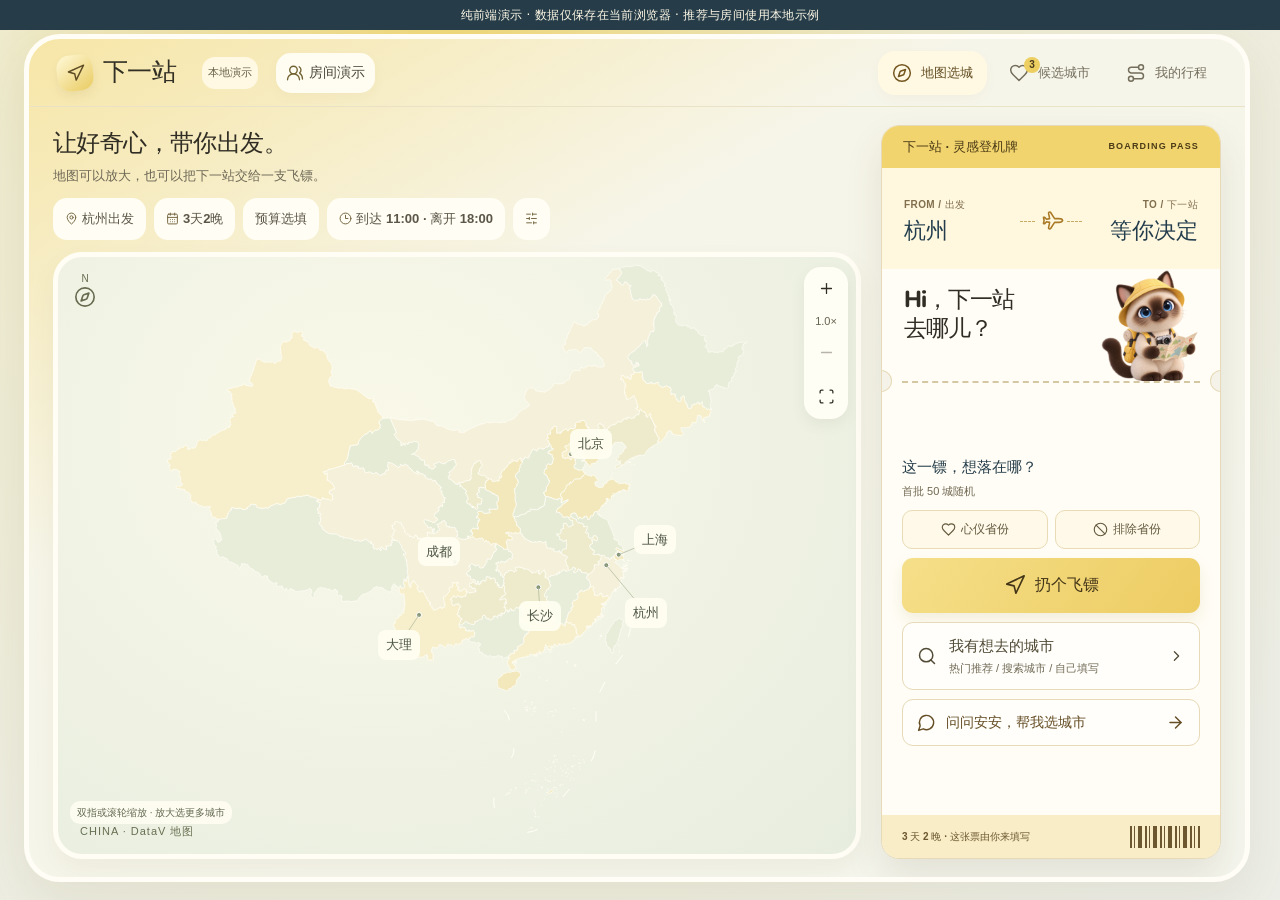
<file: index.html>
<!doctype html>
<html lang="zh-CN">
<head>
  <meta charset="UTF-8">
  <meta name="viewport" content="width=device-width, initial-scale=1, viewport-fit=cover">
  <meta name="theme-color" content="#f6df83">
  <meta name="description" content="扔个飞镖，发现下一站。把心动的城市放入候选，和朋友一起安排一个好周末。">
  <meta name="apple-mobile-web-app-capable" content="yes">
  <title>下一站 · 飞镖旅行</title>
  <link rel="icon" type="image/svg+xml" href="data:image/svg+xml,%3Csvg xmlns='http://www.w3.org/2000/svg' viewBox='0 0 32 32'%3E%3Crect width='32' height='32' rx='9' fill='%23efd36c'/%3E%3Cpath d='M8 8L25 14L17 17L14 25Z' fill='%235d4b20'/%3E%3C/svg%3E">
  <link rel="stylesheet" href="styles.css">
  <link rel="stylesheet" href="desktop.css">
  <link rel="stylesheet" href="cream.css">
  <link rel="stylesheet" href="room-design.css">
  <script defer src="assets/d3.min.js"></script>
  <script defer src="assets/lucide.min.js"></script>
  <script defer src="data.js"></script>
  <script defer src="assets/china-data.js"></script>
  <script defer src="frontend-demo.js"></script>
  <script defer src="assets/city-directory.js"></script>
  <script defer src="assets/city-highlights-data.js"></script>
  <script defer src="dart-picker.js"></script>
  <script defer src="itinerary-details.js"></script>
  <script defer src="plan-state.js"></script>
  <script defer src="plan-features.js"></script>
  <script defer src="room-tools.js"></script>
  <script defer src="rooms.js"></script>
  <script defer src="city-highlights.js"></script>
  <script defer src="trip-chat.js"></script>
  <script defer src="app.js?v=portfolio-home-1"></script>
  <link rel="stylesheet" href="room-tools.css">
  <link rel="stylesheet" href="room-tool-objects.css">
  <link rel="stylesheet" href="room-tool-empty.css">
  <link rel="stylesheet" href="room-ledger-compact.css">
  <link rel="stylesheet" href="room-lobby.css">
  <link rel="stylesheet" href="room-plan-label.css">
  <link rel="stylesheet" href="room-member-stamps.css">
  <link rel="stylesheet" href="room-candidate-refresh.css">
  <link rel="stylesheet" href="room-itinerary-folder.css">
  <link rel="stylesheet" href="room-vote-ticket.css">
  <link rel="stylesheet" href="personal-journal.css">
  <link rel="stylesheet" href="room-invite.css">
  <link rel="stylesheet" href="travel-forms.css">
  <link rel="stylesheet" href="boarding-pass.css">
  <link rel="stylesheet" href="frontend-demo.css">
</head>
<body>
  <p class="frontend-demo-banner">纯前端演示 · 数据仅保存在当前浏览器 · 推荐与房间使用本地示例</p>
  <div class="phone">
    <header class="app-header">
      <button class="brand" data-action="navigate" data-value="map" aria-label="下一站，返回地图"><span class="brand-mark"><i data-lucide="navigation"></i></span><span>下一站</span></button>
      <div class="header-right"><button class="demo-badge" data-action="about">本地演示</button><button class="friends-btn" data-action="friends"><i data-lucide="users-round"></i><span id="group-label">房间演示</span></button></div>
    </header>
    <main id="main" class="main" tabindex="-1"></main>
    <nav class="tabbar" aria-label="主导航">
      <button data-action="navigate" data-value="map" class="tab active" aria-current="page"><i data-lucide="compass"></i><span>地图选城</span></button>
      <button data-action="navigate" data-value="pool" class="tab"><span class="nav-icon"><i data-lucide="heart"></i><b id="pool-count" hidden>0</b></span><span>候选城市</span></button>
      <button data-action="navigate" data-value="plan" class="tab"><i data-lucide="route"></i><span>我的行程</span></button>
    </nav>
  </div>
  <dialog id="sheet" aria-labelledby="sheet-title"><div id="sheet-content"></div></dialog>
  <div id="toast" role="status" aria-live="polite"></div>
  <noscript>请启用 JavaScript 以体验飞镖选城和行程编辑。</noscript>
</body>
</html>
</file>
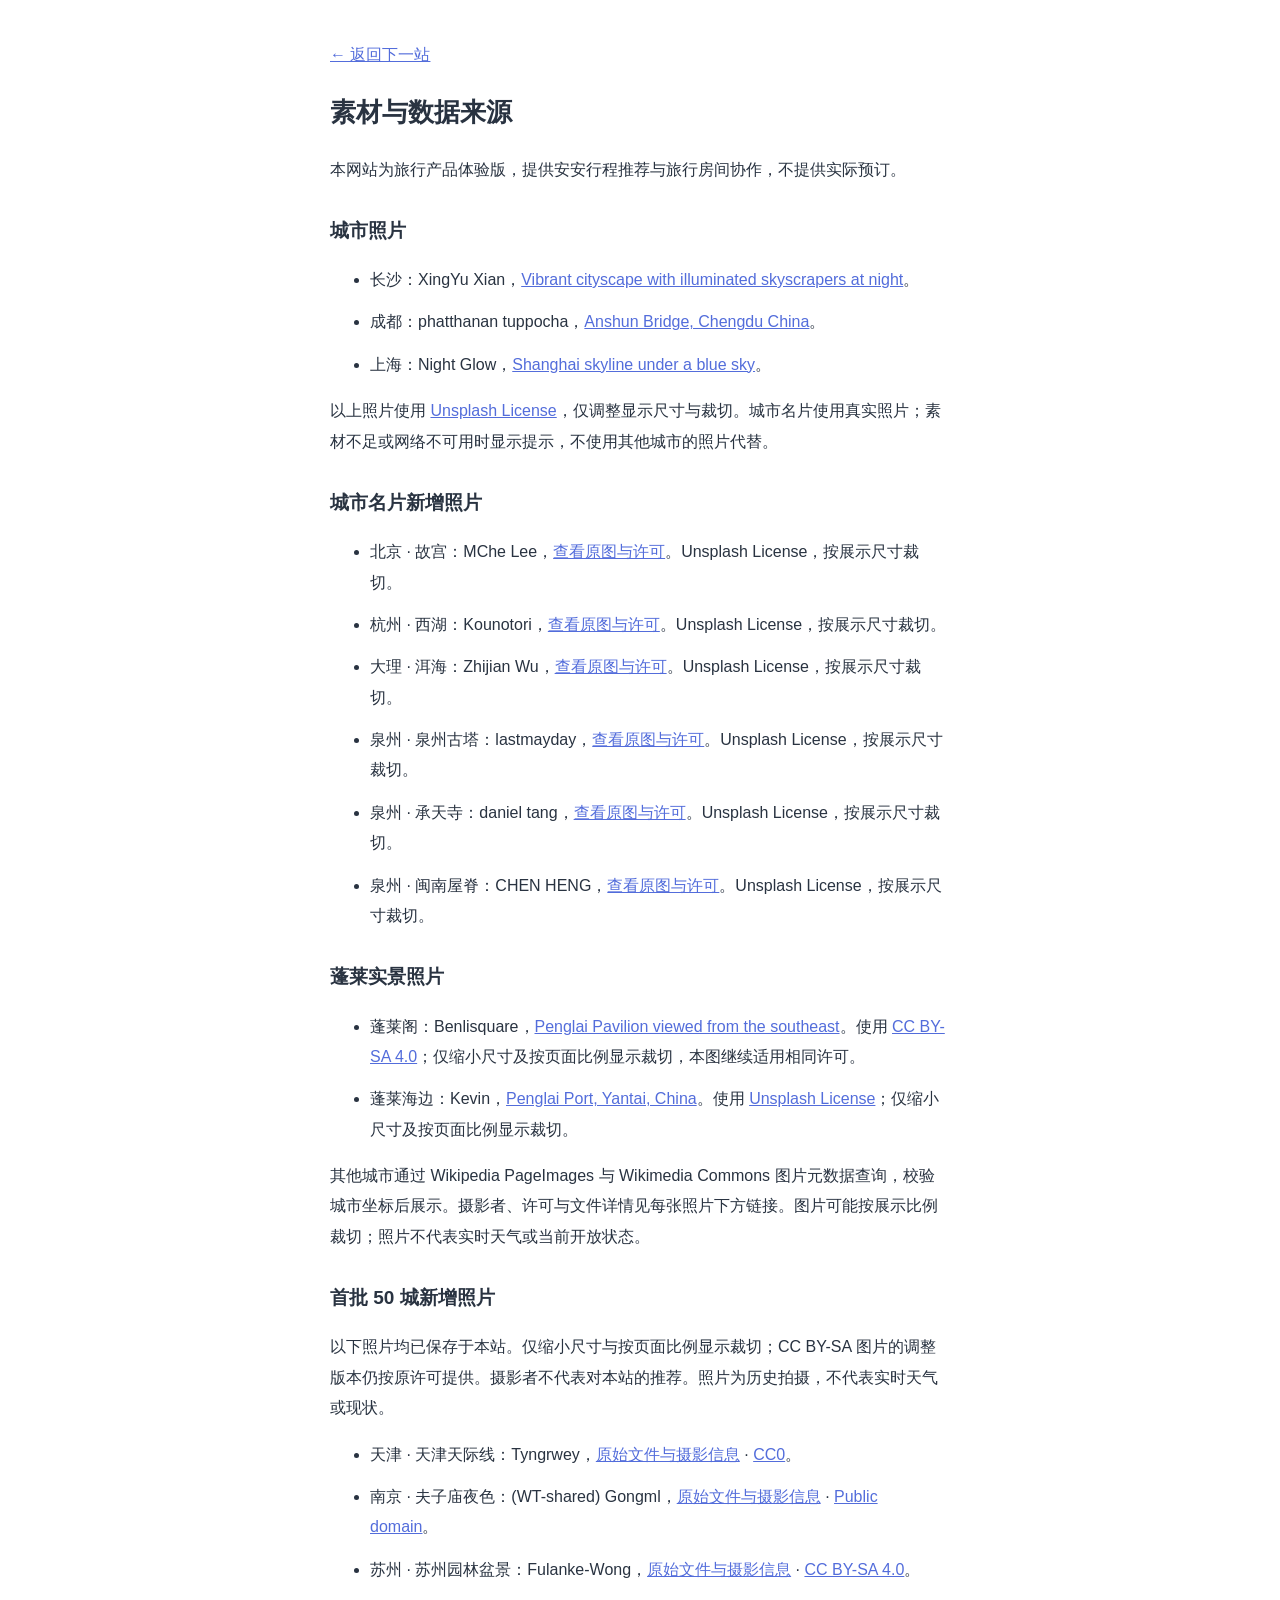
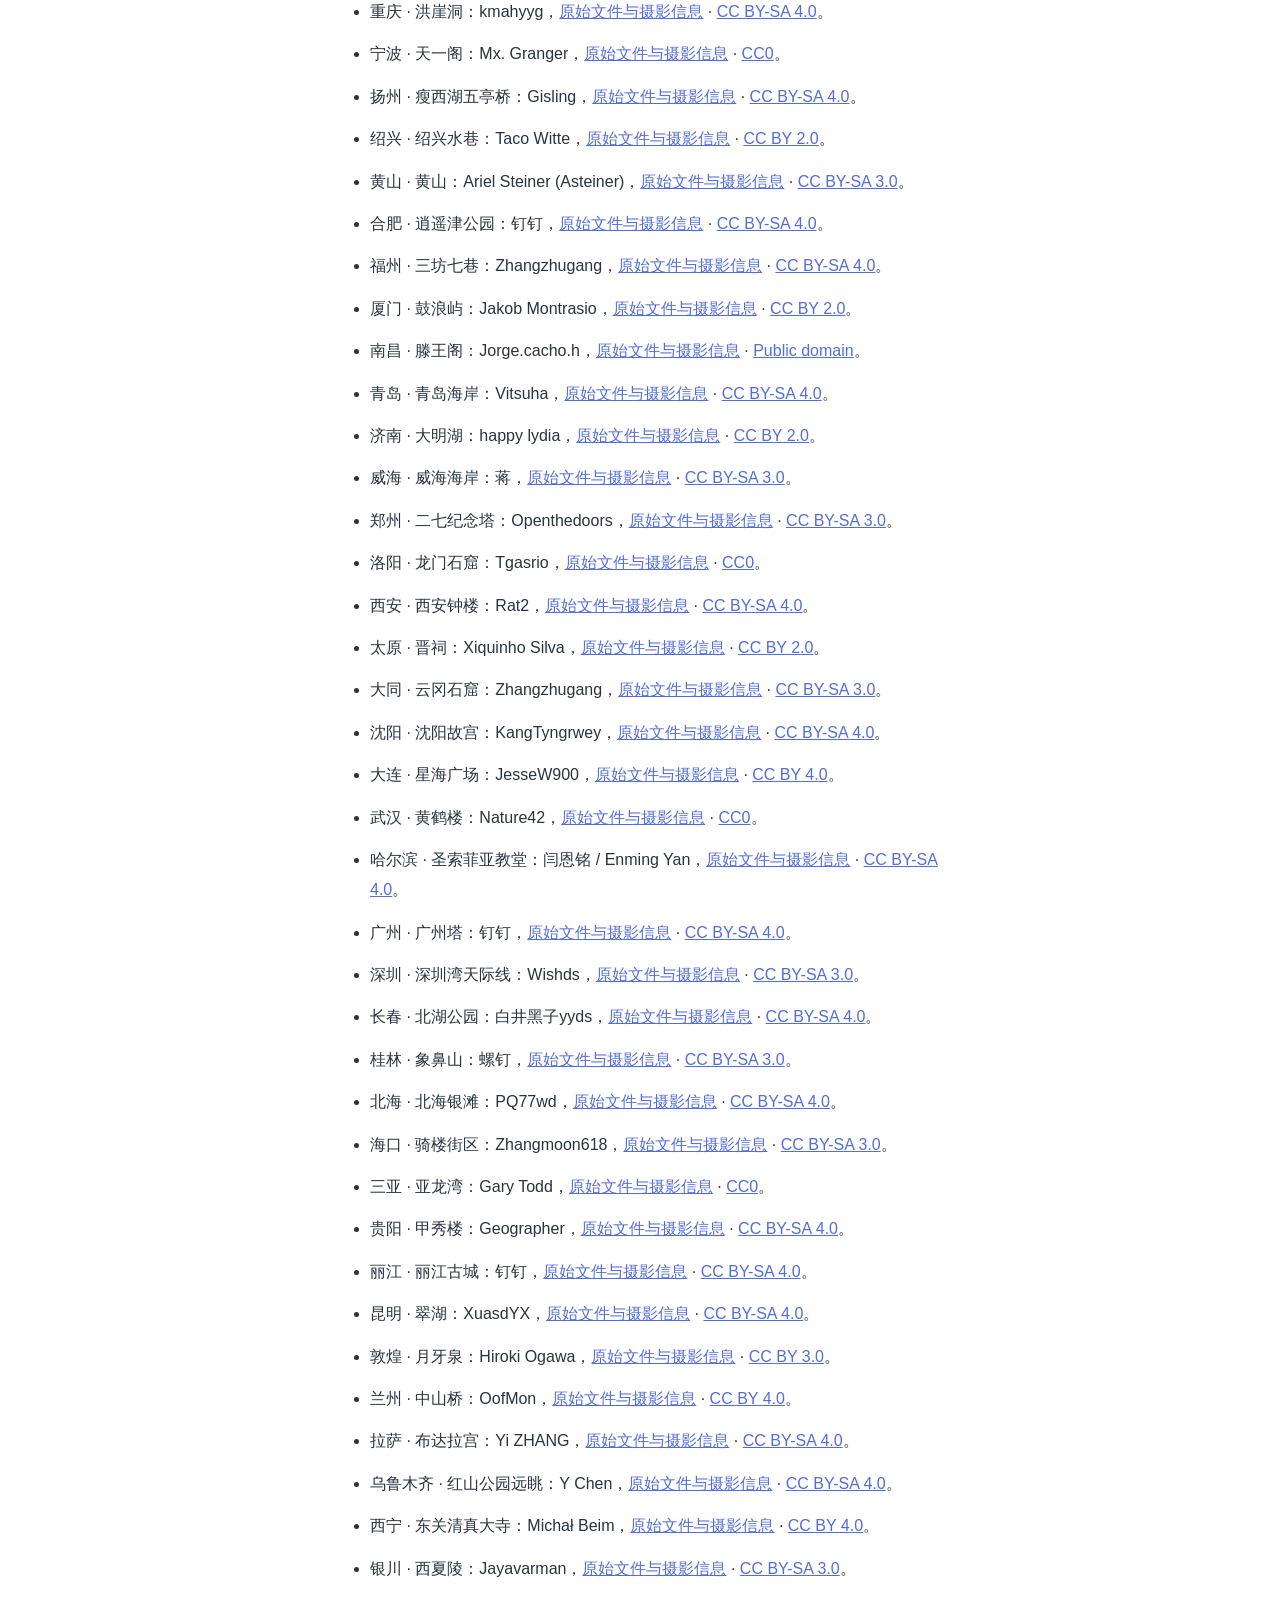
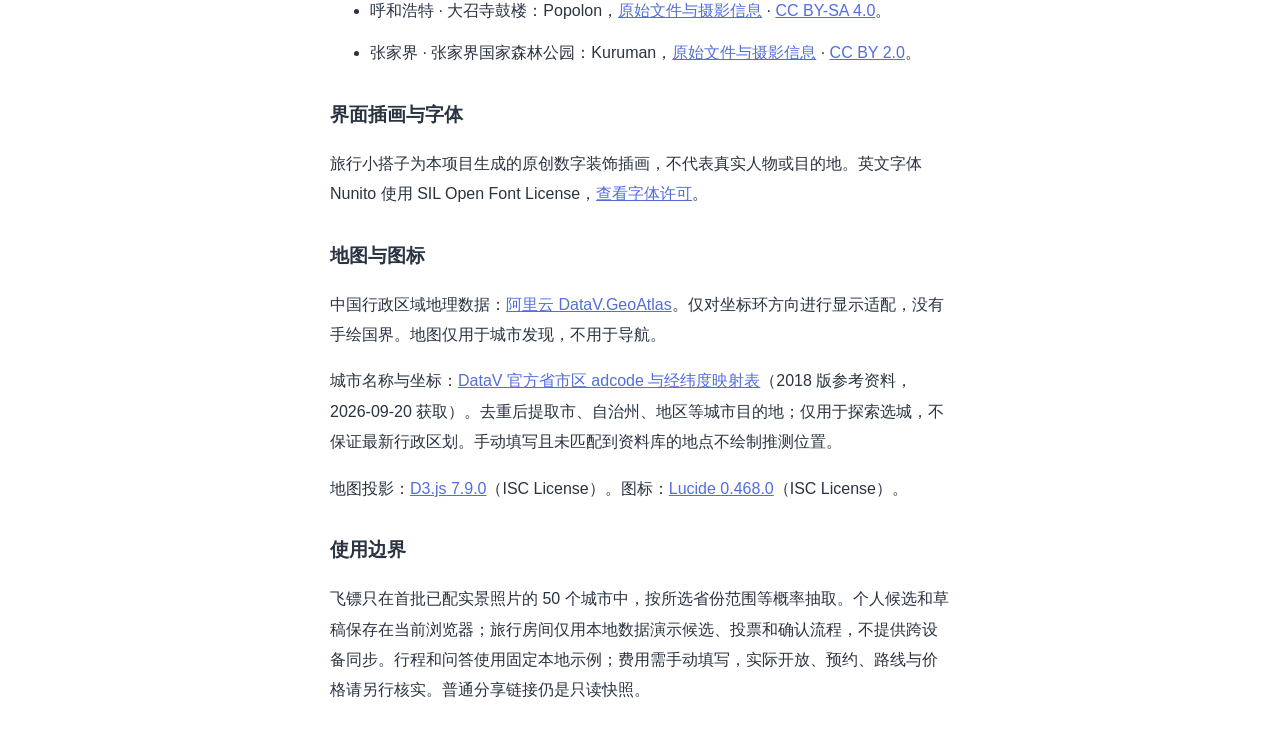
<file: credits.html>
<!doctype html><html lang="zh-CN"><meta charset="utf-8"><meta name="viewport" content="width=device-width,initial-scale=1"><title>素材来源 · 下一站</title><style>body{font:16px/1.9 -apple-system,BlinkMacSystemFont,'PingFang SC',sans-serif;max-width:620px;margin:40px auto;padding:0 24px;color:#293341}h1{font-size:26px}h2{font-size:19px;margin-top:28px}a{color:#536ddb;overflow-wrap:anywhere}li{margin:12px 0}</style><a href="./">← 返回下一站</a><h1>素材与数据来源</h1><p>本网站为旅行产品体验版，提供安安行程推荐与旅行房间协作，不提供实际预订。</p><h2>城市照片</h2><ul><li>长沙：XingYu Xian，<a href="https://unsplash.com/photos/vibrant-cityscape-with-illuminated-skyscrapers-at-night-Q6v6JxLXcXw">Vibrant cityscape with illuminated skyscrapers at night</a>。</li><li>成都：phatthanan tuppocha，<a href="https://unsplash.com/photos/illuminated-bridge-at-night-reflecting-in-the-water-zvhhsB_s9iA">Anshun Bridge, Chengdu China</a>。</li><li>上海：Night Glow，<a href="https://unsplash.com/photos/uvnMzTq2YeI">Shanghai skyline under a blue sky</a>。</li></ul><p>以上照片使用 <a href="https://unsplash.com/license">Unsplash License</a>，仅调整显示尺寸与裁切。城市名片使用真实照片；素材不足或网络不可用时显示提示，不使用其他城市的照片代替。</p><h2>城市名片新增照片</h2><ul><li>北京 · 故宫：MChe Lee，<a href="https://unsplash.com/photos/vOha7wHa-oU">查看原图与许可</a>。Unsplash License，按展示尺寸裁切。</li><li>杭州 · 西湖：Kounotori，<a href="https://unsplash.com/photos/NQJBkCU9v6o">查看原图与许可</a>。Unsplash License，按展示尺寸裁切。</li><li>大理 · 洱海：Zhijian Wu，<a href="https://unsplash.com/photos/ekBwhFCt7is">查看原图与许可</a>。Unsplash License，按展示尺寸裁切。</li><li>泉州 · 泉州古塔：lastmayday，<a href="https://unsplash.com/photos/HAmyfT4YW6k">查看原图与许可</a>。Unsplash License，按展示尺寸裁切。</li><li>泉州 · 承天寺：daniel tang，<a href="https://unsplash.com/photos/MU1JkbPgmPU">查看原图与许可</a>。Unsplash License，按展示尺寸裁切。</li><li>泉州 · 闽南屋脊：CHEN HENG，<a href="https://unsplash.com/photos/zEct3vyQwpY">查看原图与许可</a>。Unsplash License，按展示尺寸裁切。</li></ul><h2>蓬莱实景照片</h2><ul><li>蓬莱阁：Benlisquare，<a href="https://commons.wikimedia.org/wiki/File:Penglai_Pavilion_viewed_from_the_southeast.jpg">Penglai Pavilion viewed from the southeast</a>。使用 <a href="https://creativecommons.org/licenses/by-sa/4.0/">CC BY-SA 4.0</a>；仅缩小尺寸及按页面比例显示裁切，本图继续适用相同许可。</li><li>蓬莱海边：Kevin，<a href="https://unsplash.com/photos/p7DWqzwlkCo">Penglai Port, Yantai, China</a>。使用 <a href="https://unsplash.com/license">Unsplash License</a>；仅缩小尺寸及按页面比例显示裁切。</li></ul><p>其他城市通过 Wikipedia PageImages 与 Wikimedia Commons 图片元数据查询，校验城市坐标后展示。摄影者、许可与文件详情见每张照片下方链接。图片可能按展示比例裁切；照片不代表实时天气或当前开放状态。</p><h2>首批 50 城新增照片</h2><p>以下照片均已保存于本站。仅缩小尺寸与按页面比例显示裁切；CC BY-SA 图片的调整版本仍按原许可提供。摄影者不代表对本站的推荐。照片为历史拍摄，不代表实时天气或现状。</p><ul><li>天津 · 天津天际线：Tyngrwey，<a href="https://commons.wikimedia.org/wiki/File:%E5%A4%A9%E6%B4%A5%E5%A4%A9%E9%99%85%E7%BA%BF202511.jpg">原始文件与摄影信息</a> · <a href="https://creativecommons.org/publicdomain/zero/1.0/">CC0</a>。</li><li>南京 · 夫子庙夜色：(WT-shared) Gongml，<a href="https://commons.wikimedia.org/wiki/File:Nanjing_Kong_temple.jpg">原始文件与摄影信息</a> · <a href="https://creativecommons.org/publicdomain/mark/1.0/">Public domain</a>。</li><li>苏州 · 苏州园林盆景：Fulanke-Wong，<a href="https://commons.wikimedia.org/wiki/File:Suzhou_Garten_Bonzai.jpg">原始文件与摄影信息</a> · <a href="https://creativecommons.org/licenses/by-sa/4.0/">CC BY-SA 4.0</a>。</li><li>重庆 · 洪崖洞：kmahyyg，<a href="https://commons.wikimedia.org/wiki/File:%E9%87%8D%E5%BA%86%E6%B4%AA%E5%B4%96%E6%B4%9E%E5%A4%9C%E6%99%AF.jpg">原始文件与摄影信息</a> · <a href="https://creativecommons.org/licenses/by-sa/4.0/">CC BY-SA 4.0</a>。</li><li>宁波 · 天一阁：Mx. Granger，<a href="https://commons.wikimedia.org/wiki/File:Tianyi_Pavilion%2C_Ningbo.jpg">原始文件与摄影信息</a> · <a href="https://creativecommons.org/publicdomain/zero/1.0/">CC0</a>。</li><li>扬州 · 瘦西湖五亭桥：Gisling，<a href="https://commons.wikimedia.org/wiki/File:The_Five_Pavilion_bridge.jpg">原始文件与摄影信息</a> · <a href="https://creativecommons.org/licenses/by-sa/4.0/">CC BY-SA 4.0</a>。</li><li>绍兴 · 绍兴水巷：Taco Witte，<a href="https://commons.wikimedia.org/wiki/File:Shaoxing.jpg">原始文件与摄影信息</a> · <a href="https://creativecommons.org/licenses/by/2.0/">CC BY 2.0</a>。</li><li>黄山 · 黄山：Ariel Steiner (Asteiner)，<a href="https://commons.wikimedia.org/wiki/File:Huangshan.jpg">原始文件与摄影信息</a> · <a href="https://creativecommons.org/licenses/by-sa/3.0/">CC BY-SA 3.0</a>。</li><li>合肥 · 逍遥津公园：钉钉，<a href="https://commons.wikimedia.org/wiki/File:Xiaoyaojin_Park.jpg">原始文件与摄影信息</a> · <a href="https://creativecommons.org/licenses/by-sa/4.0/">CC BY-SA 4.0</a>。</li><li>福州 · 三坊七巷：Zhangzhugang，<a href="https://commons.wikimedia.org/wiki/File:Fuzhou_Sanfangqixiang_2019.03.13_11-20-47.jpg">原始文件与摄影信息</a> · <a href="https://creativecommons.org/licenses/by-sa/4.0/">CC BY-SA 4.0</a>。</li><li>厦门 · 鼓浪屿：Jakob Montrasio，<a href="https://commons.wikimedia.org/wiki/File:Gulangyu.jpg">原始文件与摄影信息</a> · <a href="https://creativecommons.org/licenses/by/2.0/">CC BY 2.0</a>。</li><li>南昌 · 滕王阁：Jorge.cacho.h，<a href="https://commons.wikimedia.org/wiki/File:Tengwang_Pavillion.jpg">原始文件与摄影信息</a> · <a href="https://creativecommons.org/publicdomain/mark/1.0/">Public domain</a>。</li><li>青岛 · 青岛海岸：Vitsuha，<a href="https://commons.wikimedia.org/wiki/File:Qingdao_Zhanqiao.jpg">原始文件与摄影信息</a> · <a href="https://creativecommons.org/licenses/by-sa/4.0/">CC BY-SA 4.0</a>。</li><li>济南 · 大明湖：happy lydia，<a href="https://commons.wikimedia.org/wiki/File:Daming_Lake.jpg">原始文件与摄影信息</a> · <a href="https://creativecommons.org/licenses/by/2.0/">CC BY 2.0</a>。</li><li>威海 · 威海海岸：蒋，<a href="https://commons.wikimedia.org/wiki/File:Weihai_City.jpg">原始文件与摄影信息</a> · <a href="https://creativecommons.org/licenses/by-sa/3.0/">CC BY-SA 3.0</a>。</li><li>郑州 · 二七纪念塔：Openthedoors，<a href="https://commons.wikimedia.org/wiki/File:Erqi.jpg">原始文件与摄影信息</a> · <a href="https://creativecommons.org/licenses/by-sa/3.0/">CC BY-SA 3.0</a>。</li><li>洛阳 · 龙门石窟：Tgasrio，<a href="https://commons.wikimedia.org/wiki/File:Luoyang_longmen_grottoes.jpg">原始文件与摄影信息</a> · <a href="https://creativecommons.org/publicdomain/zero/1.0/">CC0</a>。</li><li>西安 · 西安钟楼：Rat2，<a href="https://commons.wikimedia.org/wiki/File:Xi'an_Bell_Tower_in_202012.jpg">原始文件与摄影信息</a> · <a href="https://creativecommons.org/licenses/by-sa/4.0/">CC BY-SA 4.0</a>。</li><li>太原 · 晋祠：Xiquinho Silva，<a href="https://commons.wikimedia.org/wiki/File:Jinci_Temple_74132-Taiyuan_(49222202013).jpg">原始文件与摄影信息</a> · <a href="https://creativecommons.org/licenses/by/2.0/">CC BY 2.0</a>。</li><li>大同 · 云冈石窟：Zhangzhugang，<a href="https://commons.wikimedia.org/wiki/File:Datong_Yungang_Shiku_2013.08.29_16-14-07.jpg">原始文件与摄影信息</a> · <a href="https://creativecommons.org/licenses/by-sa/3.0/">CC BY-SA 3.0</a>。</li><li>沈阳 · 沈阳故宫：KangTyngrwey，<a href="https://commons.wikimedia.org/wiki/File:%E6%B2%88%E9%98%B3%E6%95%85%E5%AE%AB%E5%A4%A7%E6%94%BF%E6%AE%BF.jpg">原始文件与摄影信息</a> · <a href="https://creativecommons.org/licenses/by-sa/4.0/">CC BY-SA 4.0</a>。</li><li>大连 · 星海广场：JesseW900，<a href="https://commons.wikimedia.org/wiki/File:Dalian_Xinghai_Square.jpg">原始文件与摄影信息</a> · <a href="https://creativecommons.org/licenses/by/4.0/">CC BY 4.0</a>。</li><li>武汉 · 黄鹤楼：Nature42，<a href="https://commons.wikimedia.org/wiki/File:%E9%BB%84%E9%B9%A4%E6%A5%BC%E5%A4%96%E6%99%AF.jpg">原始文件与摄影信息</a> · <a href="https://creativecommons.org/publicdomain/zero/1.0/">CC0</a>。</li><li>哈尔滨 · 圣索菲亚教堂：闫恩铭 / Enming Yan，<a href="https://commons.wikimedia.org/wiki/File:Saint_Sophia_Cathedral%2C_Harbin_4.jpg">原始文件与摄影信息</a> · <a href="https://creativecommons.org/licenses/by-sa/4.0/">CC BY-SA 4.0</a>。</li><li>广州 · 广州塔：钉钉，<a href="https://commons.wikimedia.org/wiki/File:Canton_Tower%2C_Guangzhou.jpg">原始文件与摄影信息</a> · <a href="https://creativecommons.org/licenses/by-sa/4.0/">CC BY-SA 4.0</a>。</li><li>深圳 · 深圳湾天际线：Wishds，<a href="https://commons.wikimedia.org/wiki/File:Shenzhen_Skyline.jpg">原始文件与摄影信息</a> · <a href="https://creativecommons.org/licenses/by-sa/3.0/">CC BY-SA 3.0</a>。</li><li>长春 · 北湖公园：白井黑子yyds，<a href="https://commons.wikimedia.org/wiki/File:%E9%95%BF%E6%98%A5%E5%8C%97%E6%B9%96%E5%85%AC%E5%9B%AD_20220805.jpg">原始文件与摄影信息</a> · <a href="https://creativecommons.org/licenses/by-sa/4.0/">CC BY-SA 4.0</a>。</li><li>桂林 · 象鼻山：螺钉，<a href="https://commons.wikimedia.org/wiki/File:Elephant_Trunk_Hill%2C_Guilin.jpg">原始文件与摄影信息</a> · <a href="https://creativecommons.org/licenses/by-sa/3.0/">CC BY-SA 3.0</a>。</li><li>北海 · 北海银滩：PQ77wd，<a href="https://commons.wikimedia.org/wiki/File:Beihai_Silver_Beach_%26_Gulf_of_Tonkin.jpg">原始文件与摄影信息</a> · <a href="https://creativecommons.org/licenses/by-sa/4.0/">CC BY-SA 4.0</a>。</li><li>海口 · 骑楼街区：Zhangmoon618，<a href="https://commons.wikimedia.org/wiki/File:Haikou_Qilou_Snack_Street.jpg">原始文件与摄影信息</a> · <a href="https://creativecommons.org/licenses/by-sa/3.0/">CC BY-SA 3.0</a>。</li><li>三亚 · 亚龙湾：Gary Todd，<a href="https://commons.wikimedia.org/wiki/File:Yalong_Bay%2C_Sanya%2C_Hainan_Island_(10098661615).jpg">原始文件与摄影信息</a> · <a href="https://creativecommons.org/publicdomain/zero/1.0/">CC0</a>。</li><li>贵阳 · 甲秀楼：Geographer，<a href="https://commons.wikimedia.org/wiki/File:Jiaxiu_Pavilion_in_Guiyang.jpg">原始文件与摄影信息</a> · <a href="https://creativecommons.org/licenses/by-sa/4.0/">CC BY-SA 4.0</a>。</li><li>丽江 · 丽江古城：钉钉，<a href="https://commons.wikimedia.org/wiki/File:Old_Town_of_Lijiang.jpg">原始文件与摄影信息</a> · <a href="https://creativecommons.org/licenses/by-sa/4.0/">CC BY-SA 4.0</a>。</li><li>昆明 · 翠湖：XuasdYX，<a href="https://commons.wikimedia.org/wiki/File:Northeastern_of_Kunming_GreenLake%2C_2022.07.06.jpg">原始文件与摄影信息</a> · <a href="https://creativecommons.org/licenses/by-sa/4.0/">CC BY-SA 4.0</a>。</li><li>敦煌 · 月牙泉：Hiroki Ogawa，<a href="https://commons.wikimedia.org/wiki/File:Crescent_Moon_Spring_Yueyaquan_Mingshashan_Dunhuang_Gansu_China_%E6%95%A6%E7%85%8C_%E9%B8%A3%E6%B2%99%E5%B1%B1_%E6%9C%88%E7%89%99%E6%B3%89_-_panoramio_(2).jpg">原始文件与摄影信息</a> · <a href="https://creativecommons.org/licenses/by/3.0/">CC BY 3.0</a>。</li><li>兰州 · 中山桥：OofMon，<a href="https://commons.wikimedia.org/wiki/File:ZhongShanBridgeLanzhou.jpg">原始文件与摄影信息</a> · <a href="https://creativecommons.org/licenses/by/4.0/">CC BY 4.0</a>。</li><li>拉萨 · 布达拉宫：Yi ZHANG，<a href="https://commons.wikimedia.org/wiki/File:Potala_PALACE.jpg">原始文件与摄影信息</a> · <a href="https://creativecommons.org/licenses/by-sa/4.0/">CC BY-SA 4.0</a>。</li><li>乌鲁木齐 · 红山公园远眺：Y Chen，<a href="https://commons.wikimedia.org/wiki/File:A_glance_at_Urumqi_from_Hongshan_Park.jpg">原始文件与摄影信息</a> · <a href="https://creativecommons.org/licenses/by-sa/4.0/">CC BY-SA 4.0</a>。</li><li>西宁 · 东关清真大寺：Michał Beim，<a href="https://commons.wikimedia.org/wiki/File:Dongguan_Mosque_in_Xining_(2025).jpg">原始文件与摄影信息</a> · <a href="https://creativecommons.org/licenses/by/4.0/">CC BY 4.0</a>。</li><li>银川 · 西夏陵：Jayavarman，<a href="https://commons.wikimedia.org/wiki/File:%E8%A5%BF%E5%A4%8F%E4%B8%89%E5%8F%B7%E9%99%B5.jpg">原始文件与摄影信息</a> · <a href="https://creativecommons.org/licenses/by-sa/3.0/">CC BY-SA 3.0</a>。</li><li>呼和浩特 · 大召寺鼓楼：Popolon，<a href="https://commons.wikimedia.org/wiki/File:Hohhot_Dazhao_temple_drum_tower.jpg">原始文件与摄影信息</a> · <a href="https://creativecommons.org/licenses/by-sa/4.0/">CC BY-SA 4.0</a>。</li><li>张家界 · 张家界国家森林公园：Kuruman，<a href="https://commons.wikimedia.org/wiki/File:Zhangjiajie_National_Forest_Park.jpg">原始文件与摄影信息</a> · <a href="https://creativecommons.org/licenses/by/2.0/">CC BY 2.0</a>。</li></ul><h2>界面插画与字体</h2><p>旅行小搭子为本项目生成的原创数字装饰插画，不代表真实人物或目的地。英文字体 Nunito 使用 SIL Open Font License，<a href="assets/Nunito-OFL.txt">查看字体许可</a>。</p><h2>地图与图标</h2><p>中国行政区域地理数据：<a href="https://geo.datav.aliyun.com/areas_v3/bound/100000_full.json">阿里云 DataV.GeoAtlas</a>。仅对坐标环方向进行显示适配，没有手绘国界。地图仅用于城市发现，不用于导航。</p><p>城市名称与坐标：<a href="https://docs-aliyun.cn-hangzhou.oss.aliyun-inc.com/assets/attach/84544/cn_zh/1530167929977/%E7%9C%81%E5%B8%82%E5%8C%BAadcode%E4%B8%8E%E7%BB%8F%E7%BA%AC%E5%BA%A6%E6%98%A0%E5%B0%84%E8%A1%A8gbk.csv">DataV 官方省市区 adcode 与经纬度映射表</a>（2018 版参考资料，2026-09-20 获取）。去重后提取市、自治州、地区等城市目的地；仅用于探索选城，不保证最新行政区划。手动填写且未匹配到资料库的地点不绘制推测位置。</p><p>地图投影：<a href="https://d3js.org/">D3.js 7.9.0</a>（ISC License）。图标：<a href="https://lucide.dev/">Lucide 0.468.0</a>（ISC License）。</p><h2>使用边界</h2><p>飞镖只在首批已配实景照片的 50 个城市中，按所选省份范围等概率抽取。个人候选和草稿保存在当前浏览器；旅行房间仅用本地数据演示候选、投票和确认流程，不提供跨设备同步。行程和问答使用固定本地示例；费用需手动填写，实际开放、预约、路线与价格请另行核实。普通分享链接仍是只读快照。</p></html>
</file>
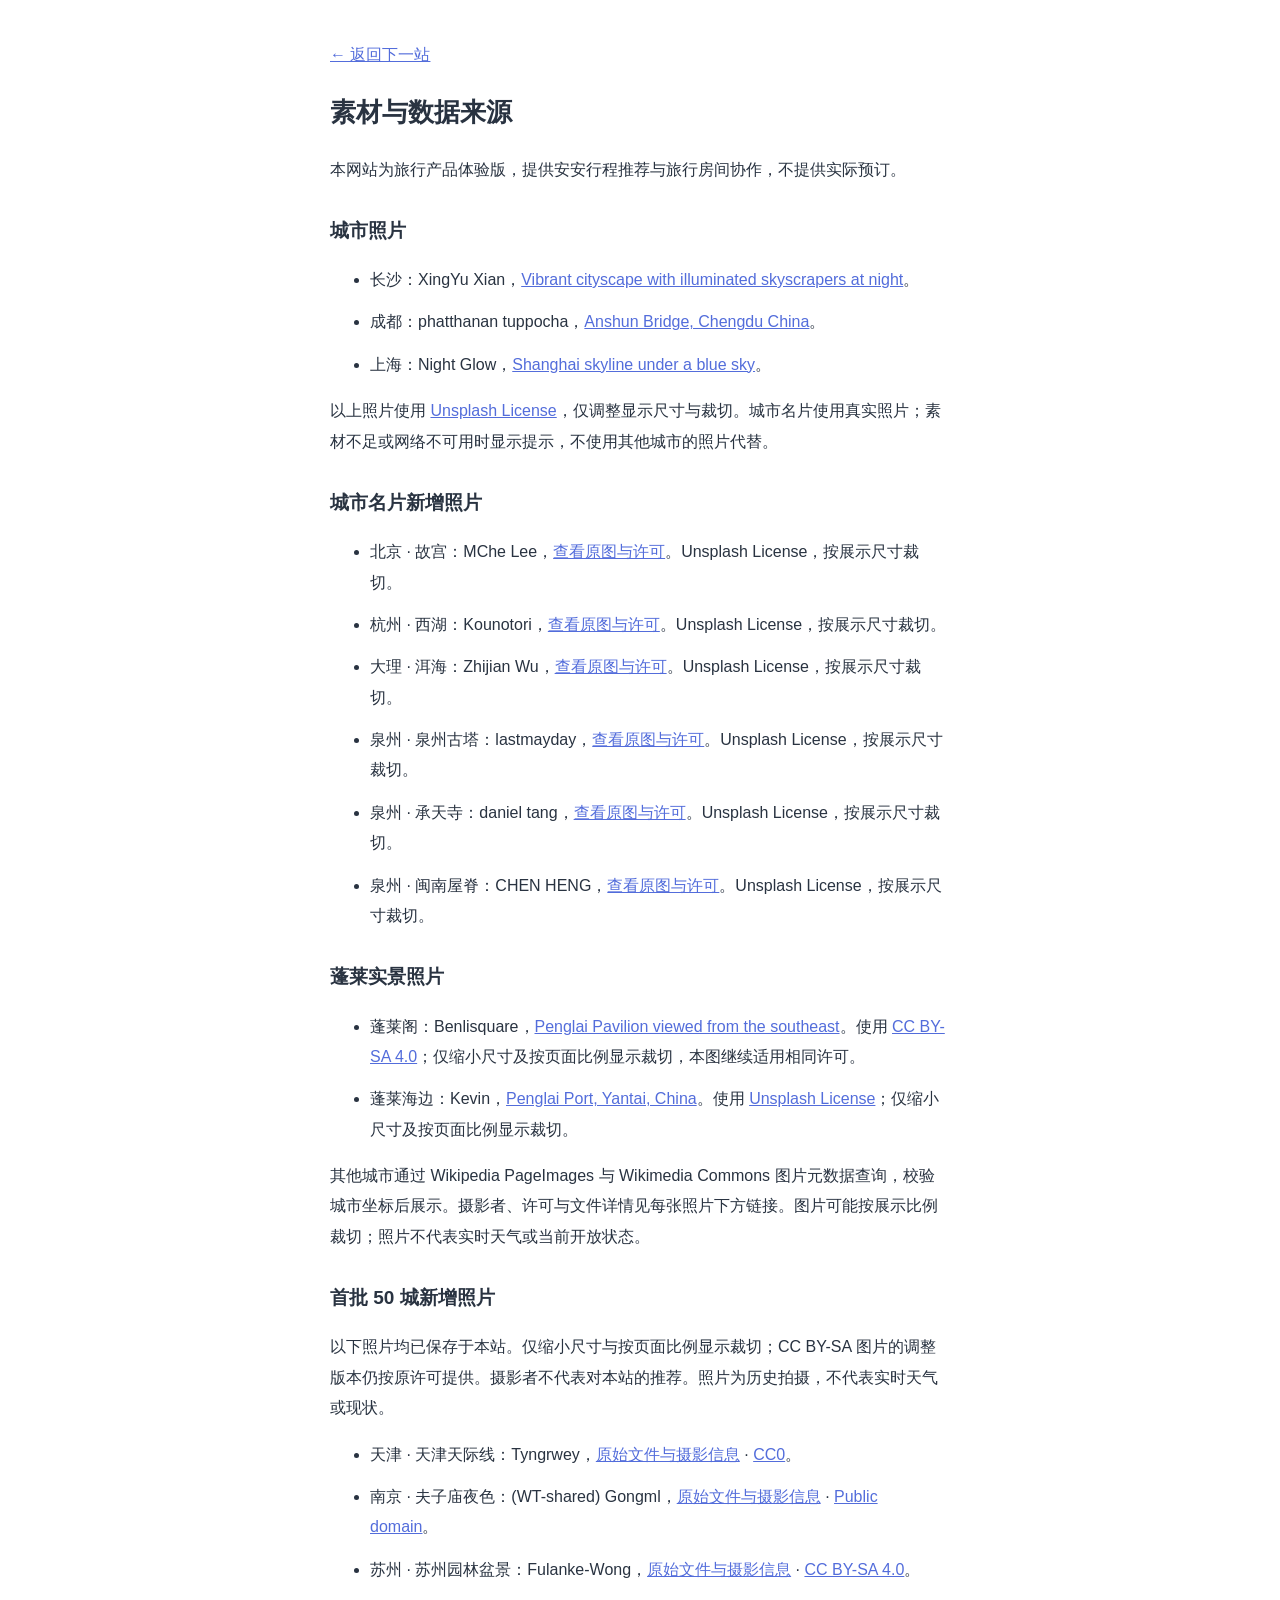
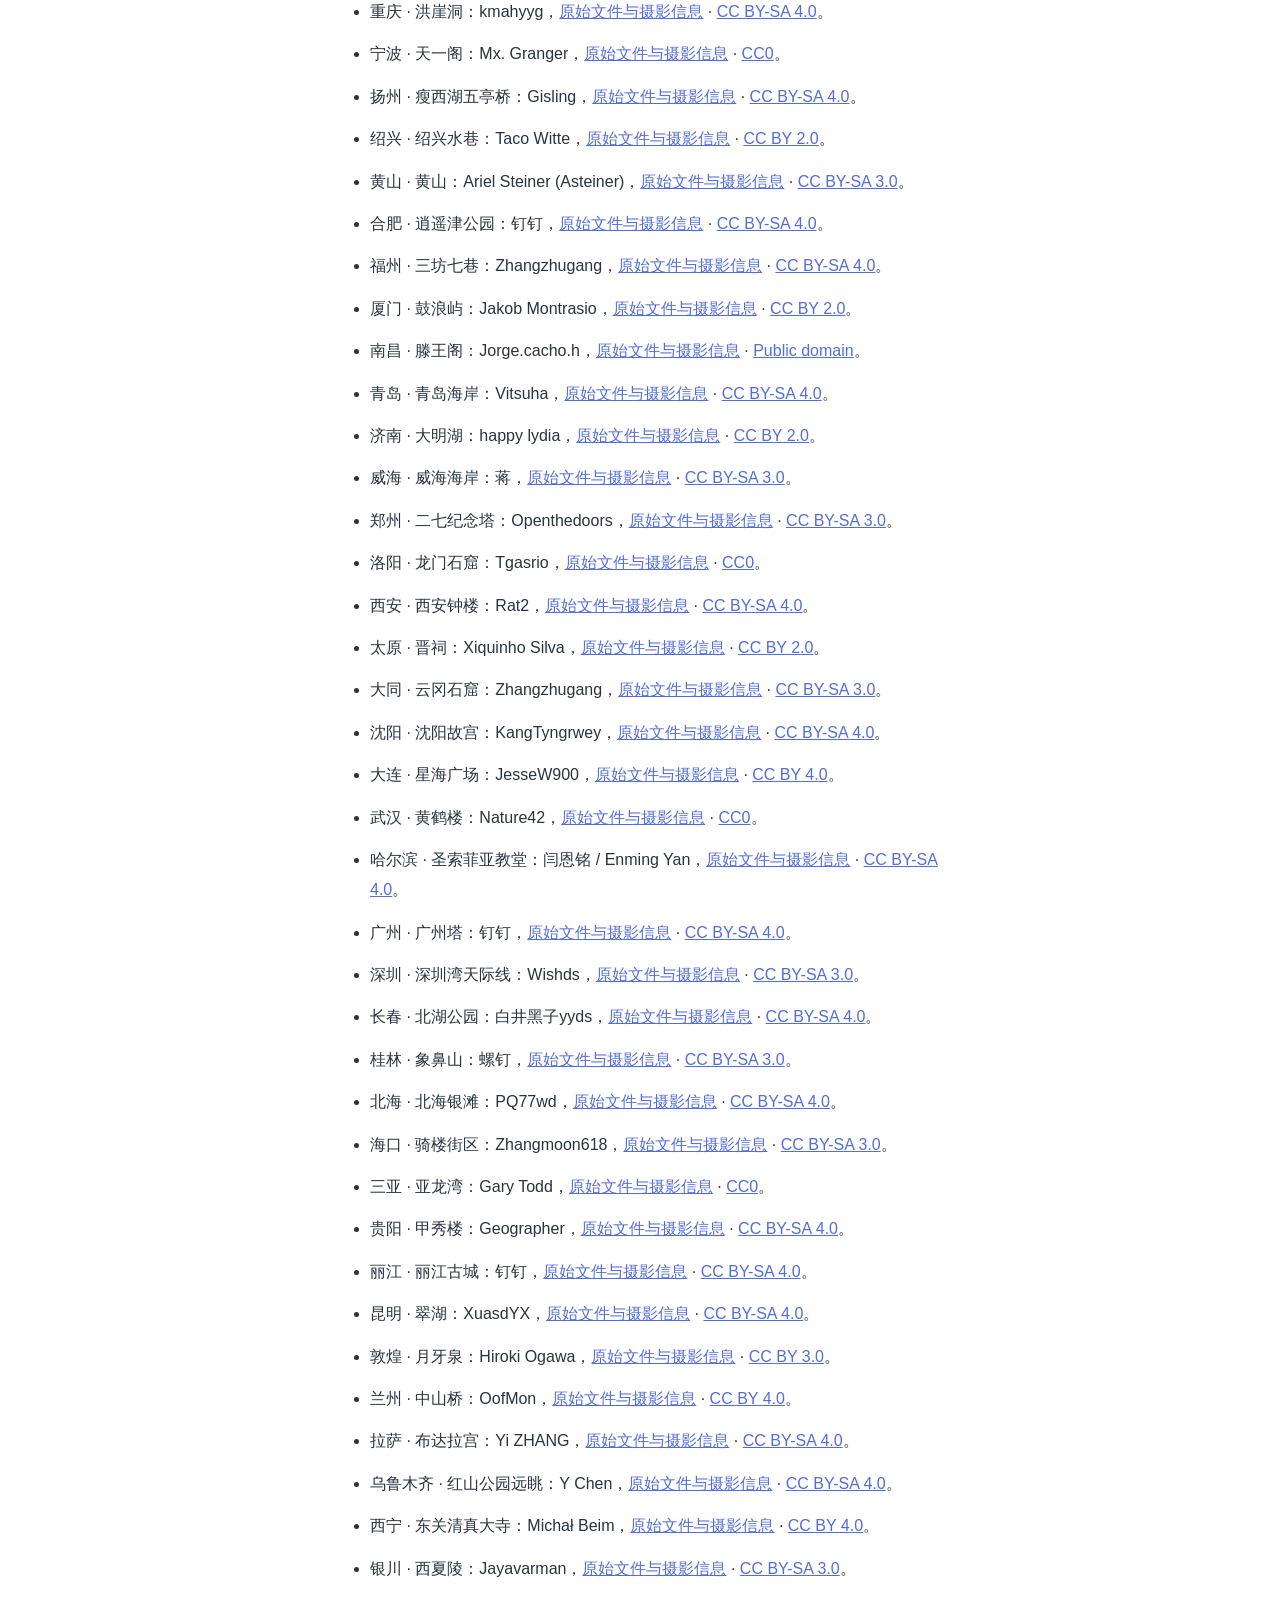
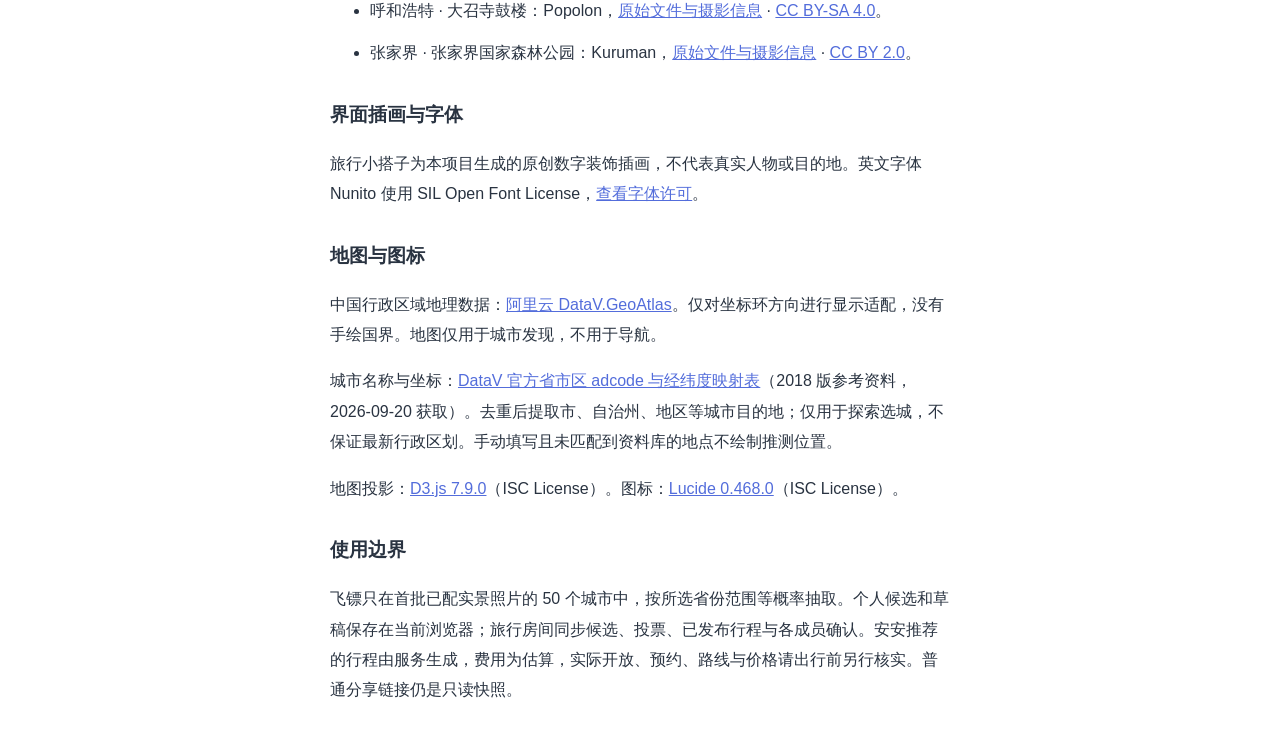
<file: public/credits.html>
<!doctype html><html lang="zh-CN"><meta charset="utf-8"><meta name="viewport" content="width=device-width,initial-scale=1"><title>素材来源 · 下一站</title><style>body{font:16px/1.9 -apple-system,BlinkMacSystemFont,'PingFang SC',sans-serif;max-width:620px;margin:40px auto;padding:0 24px;color:#293341}h1{font-size:26px}h2{font-size:19px;margin-top:28px}a{color:#536ddb;overflow-wrap:anywhere}li{margin:12px 0}</style><a href="./">← 返回下一站</a><h1>素材与数据来源</h1><p>本网站为旅行产品体验版，提供安安行程推荐与旅行房间协作，不提供实际预订。</p><h2>城市照片</h2><ul><li>长沙：XingYu Xian，<a href="https://unsplash.com/photos/vibrant-cityscape-with-illuminated-skyscrapers-at-night-Q6v6JxLXcXw">Vibrant cityscape with illuminated skyscrapers at night</a>。</li><li>成都：phatthanan tuppocha，<a href="https://unsplash.com/photos/illuminated-bridge-at-night-reflecting-in-the-water-zvhhsB_s9iA">Anshun Bridge, Chengdu China</a>。</li><li>上海：Night Glow，<a href="https://unsplash.com/photos/uvnMzTq2YeI">Shanghai skyline under a blue sky</a>。</li></ul><p>以上照片使用 <a href="https://unsplash.com/license">Unsplash License</a>，仅调整显示尺寸与裁切。城市名片使用真实照片；素材不足或网络不可用时显示提示，不使用其他城市的照片代替。</p><h2>城市名片新增照片</h2><ul><li>北京 · 故宫：MChe Lee，<a href="https://unsplash.com/photos/vOha7wHa-oU">查看原图与许可</a>。Unsplash License，按展示尺寸裁切。</li><li>杭州 · 西湖：Kounotori，<a href="https://unsplash.com/photos/NQJBkCU9v6o">查看原图与许可</a>。Unsplash License，按展示尺寸裁切。</li><li>大理 · 洱海：Zhijian Wu，<a href="https://unsplash.com/photos/ekBwhFCt7is">查看原图与许可</a>。Unsplash License，按展示尺寸裁切。</li><li>泉州 · 泉州古塔：lastmayday，<a href="https://unsplash.com/photos/HAmyfT4YW6k">查看原图与许可</a>。Unsplash License，按展示尺寸裁切。</li><li>泉州 · 承天寺：daniel tang，<a href="https://unsplash.com/photos/MU1JkbPgmPU">查看原图与许可</a>。Unsplash License，按展示尺寸裁切。</li><li>泉州 · 闽南屋脊：CHEN HENG，<a href="https://unsplash.com/photos/zEct3vyQwpY">查看原图与许可</a>。Unsplash License，按展示尺寸裁切。</li></ul><h2>蓬莱实景照片</h2><ul><li>蓬莱阁：Benlisquare，<a href="https://commons.wikimedia.org/wiki/File:Penglai_Pavilion_viewed_from_the_southeast.jpg">Penglai Pavilion viewed from the southeast</a>。使用 <a href="https://creativecommons.org/licenses/by-sa/4.0/">CC BY-SA 4.0</a>；仅缩小尺寸及按页面比例显示裁切，本图继续适用相同许可。</li><li>蓬莱海边：Kevin，<a href="https://unsplash.com/photos/p7DWqzwlkCo">Penglai Port, Yantai, China</a>。使用 <a href="https://unsplash.com/license">Unsplash License</a>；仅缩小尺寸及按页面比例显示裁切。</li></ul><p>其他城市通过 Wikipedia PageImages 与 Wikimedia Commons 图片元数据查询，校验城市坐标后展示。摄影者、许可与文件详情见每张照片下方链接。图片可能按展示比例裁切；照片不代表实时天气或当前开放状态。</p><h2>首批 50 城新增照片</h2><p>以下照片均已保存于本站。仅缩小尺寸与按页面比例显示裁切；CC BY-SA 图片的调整版本仍按原许可提供。摄影者不代表对本站的推荐。照片为历史拍摄，不代表实时天气或现状。</p><ul><li>天津 · 天津天际线：Tyngrwey，<a href="https://commons.wikimedia.org/wiki/File:%E5%A4%A9%E6%B4%A5%E5%A4%A9%E9%99%85%E7%BA%BF202511.jpg">原始文件与摄影信息</a> · <a href="https://creativecommons.org/publicdomain/zero/1.0/">CC0</a>。</li><li>南京 · 夫子庙夜色：(WT-shared) Gongml，<a href="https://commons.wikimedia.org/wiki/File:Nanjing_Kong_temple.jpg">原始文件与摄影信息</a> · <a href="https://creativecommons.org/publicdomain/mark/1.0/">Public domain</a>。</li><li>苏州 · 苏州园林盆景：Fulanke-Wong，<a href="https://commons.wikimedia.org/wiki/File:Suzhou_Garten_Bonzai.jpg">原始文件与摄影信息</a> · <a href="https://creativecommons.org/licenses/by-sa/4.0/">CC BY-SA 4.0</a>。</li><li>重庆 · 洪崖洞：kmahyyg，<a href="https://commons.wikimedia.org/wiki/File:%E9%87%8D%E5%BA%86%E6%B4%AA%E5%B4%96%E6%B4%9E%E5%A4%9C%E6%99%AF.jpg">原始文件与摄影信息</a> · <a href="https://creativecommons.org/licenses/by-sa/4.0/">CC BY-SA 4.0</a>。</li><li>宁波 · 天一阁：Mx. Granger，<a href="https://commons.wikimedia.org/wiki/File:Tianyi_Pavilion%2C_Ningbo.jpg">原始文件与摄影信息</a> · <a href="https://creativecommons.org/publicdomain/zero/1.0/">CC0</a>。</li><li>扬州 · 瘦西湖五亭桥：Gisling，<a href="https://commons.wikimedia.org/wiki/File:The_Five_Pavilion_bridge.jpg">原始文件与摄影信息</a> · <a href="https://creativecommons.org/licenses/by-sa/4.0/">CC BY-SA 4.0</a>。</li><li>绍兴 · 绍兴水巷：Taco Witte，<a href="https://commons.wikimedia.org/wiki/File:Shaoxing.jpg">原始文件与摄影信息</a> · <a href="https://creativecommons.org/licenses/by/2.0/">CC BY 2.0</a>。</li><li>黄山 · 黄山：Ariel Steiner (Asteiner)，<a href="https://commons.wikimedia.org/wiki/File:Huangshan.jpg">原始文件与摄影信息</a> · <a href="https://creativecommons.org/licenses/by-sa/3.0/">CC BY-SA 3.0</a>。</li><li>合肥 · 逍遥津公园：钉钉，<a href="https://commons.wikimedia.org/wiki/File:Xiaoyaojin_Park.jpg">原始文件与摄影信息</a> · <a href="https://creativecommons.org/licenses/by-sa/4.0/">CC BY-SA 4.0</a>。</li><li>福州 · 三坊七巷：Zhangzhugang，<a href="https://commons.wikimedia.org/wiki/File:Fuzhou_Sanfangqixiang_2019.03.13_11-20-47.jpg">原始文件与摄影信息</a> · <a href="https://creativecommons.org/licenses/by-sa/4.0/">CC BY-SA 4.0</a>。</li><li>厦门 · 鼓浪屿：Jakob Montrasio，<a href="https://commons.wikimedia.org/wiki/File:Gulangyu.jpg">原始文件与摄影信息</a> · <a href="https://creativecommons.org/licenses/by/2.0/">CC BY 2.0</a>。</li><li>南昌 · 滕王阁：Jorge.cacho.h，<a href="https://commons.wikimedia.org/wiki/File:Tengwang_Pavillion.jpg">原始文件与摄影信息</a> · <a href="https://creativecommons.org/publicdomain/mark/1.0/">Public domain</a>。</li><li>青岛 · 青岛海岸：Vitsuha，<a href="https://commons.wikimedia.org/wiki/File:Qingdao_Zhanqiao.jpg">原始文件与摄影信息</a> · <a href="https://creativecommons.org/licenses/by-sa/4.0/">CC BY-SA 4.0</a>。</li><li>济南 · 大明湖：happy lydia，<a href="https://commons.wikimedia.org/wiki/File:Daming_Lake.jpg">原始文件与摄影信息</a> · <a href="https://creativecommons.org/licenses/by/2.0/">CC BY 2.0</a>。</li><li>威海 · 威海海岸：蒋，<a href="https://commons.wikimedia.org/wiki/File:Weihai_City.jpg">原始文件与摄影信息</a> · <a href="https://creativecommons.org/licenses/by-sa/3.0/">CC BY-SA 3.0</a>。</li><li>郑州 · 二七纪念塔：Openthedoors，<a href="https://commons.wikimedia.org/wiki/File:Erqi.jpg">原始文件与摄影信息</a> · <a href="https://creativecommons.org/licenses/by-sa/3.0/">CC BY-SA 3.0</a>。</li><li>洛阳 · 龙门石窟：Tgasrio，<a href="https://commons.wikimedia.org/wiki/File:Luoyang_longmen_grottoes.jpg">原始文件与摄影信息</a> · <a href="https://creativecommons.org/publicdomain/zero/1.0/">CC0</a>。</li><li>西安 · 西安钟楼：Rat2，<a href="https://commons.wikimedia.org/wiki/File:Xi'an_Bell_Tower_in_202012.jpg">原始文件与摄影信息</a> · <a href="https://creativecommons.org/licenses/by-sa/4.0/">CC BY-SA 4.0</a>。</li><li>太原 · 晋祠：Xiquinho Silva，<a href="https://commons.wikimedia.org/wiki/File:Jinci_Temple_74132-Taiyuan_(49222202013).jpg">原始文件与摄影信息</a> · <a href="https://creativecommons.org/licenses/by/2.0/">CC BY 2.0</a>。</li><li>大同 · 云冈石窟：Zhangzhugang，<a href="https://commons.wikimedia.org/wiki/File:Datong_Yungang_Shiku_2013.08.29_16-14-07.jpg">原始文件与摄影信息</a> · <a href="https://creativecommons.org/licenses/by-sa/3.0/">CC BY-SA 3.0</a>。</li><li>沈阳 · 沈阳故宫：KangTyngrwey，<a href="https://commons.wikimedia.org/wiki/File:%E6%B2%88%E9%98%B3%E6%95%85%E5%AE%AB%E5%A4%A7%E6%94%BF%E6%AE%BF.jpg">原始文件与摄影信息</a> · <a href="https://creativecommons.org/licenses/by-sa/4.0/">CC BY-SA 4.0</a>。</li><li>大连 · 星海广场：JesseW900，<a href="https://commons.wikimedia.org/wiki/File:Dalian_Xinghai_Square.jpg">原始文件与摄影信息</a> · <a href="https://creativecommons.org/licenses/by/4.0/">CC BY 4.0</a>。</li><li>武汉 · 黄鹤楼：Nature42，<a href="https://commons.wikimedia.org/wiki/File:%E9%BB%84%E9%B9%A4%E6%A5%BC%E5%A4%96%E6%99%AF.jpg">原始文件与摄影信息</a> · <a href="https://creativecommons.org/publicdomain/zero/1.0/">CC0</a>。</li><li>哈尔滨 · 圣索菲亚教堂：闫恩铭 / Enming Yan，<a href="https://commons.wikimedia.org/wiki/File:Saint_Sophia_Cathedral%2C_Harbin_4.jpg">原始文件与摄影信息</a> · <a href="https://creativecommons.org/licenses/by-sa/4.0/">CC BY-SA 4.0</a>。</li><li>广州 · 广州塔：钉钉，<a href="https://commons.wikimedia.org/wiki/File:Canton_Tower%2C_Guangzhou.jpg">原始文件与摄影信息</a> · <a href="https://creativecommons.org/licenses/by-sa/4.0/">CC BY-SA 4.0</a>。</li><li>深圳 · 深圳湾天际线：Wishds，<a href="https://commons.wikimedia.org/wiki/File:Shenzhen_Skyline.jpg">原始文件与摄影信息</a> · <a href="https://creativecommons.org/licenses/by-sa/3.0/">CC BY-SA 3.0</a>。</li><li>长春 · 北湖公园：白井黑子yyds，<a href="https://commons.wikimedia.org/wiki/File:%E9%95%BF%E6%98%A5%E5%8C%97%E6%B9%96%E5%85%AC%E5%9B%AD_20220805.jpg">原始文件与摄影信息</a> · <a href="https://creativecommons.org/licenses/by-sa/4.0/">CC BY-SA 4.0</a>。</li><li>桂林 · 象鼻山：螺钉，<a href="https://commons.wikimedia.org/wiki/File:Elephant_Trunk_Hill%2C_Guilin.jpg">原始文件与摄影信息</a> · <a href="https://creativecommons.org/licenses/by-sa/3.0/">CC BY-SA 3.0</a>。</li><li>北海 · 北海银滩：PQ77wd，<a href="https://commons.wikimedia.org/wiki/File:Beihai_Silver_Beach_%26_Gulf_of_Tonkin.jpg">原始文件与摄影信息</a> · <a href="https://creativecommons.org/licenses/by-sa/4.0/">CC BY-SA 4.0</a>。</li><li>海口 · 骑楼街区：Zhangmoon618，<a href="https://commons.wikimedia.org/wiki/File:Haikou_Qilou_Snack_Street.jpg">原始文件与摄影信息</a> · <a href="https://creativecommons.org/licenses/by-sa/3.0/">CC BY-SA 3.0</a>。</li><li>三亚 · 亚龙湾：Gary Todd，<a href="https://commons.wikimedia.org/wiki/File:Yalong_Bay%2C_Sanya%2C_Hainan_Island_(10098661615).jpg">原始文件与摄影信息</a> · <a href="https://creativecommons.org/publicdomain/zero/1.0/">CC0</a>。</li><li>贵阳 · 甲秀楼：Geographer，<a href="https://commons.wikimedia.org/wiki/File:Jiaxiu_Pavilion_in_Guiyang.jpg">原始文件与摄影信息</a> · <a href="https://creativecommons.org/licenses/by-sa/4.0/">CC BY-SA 4.0</a>。</li><li>丽江 · 丽江古城：钉钉，<a href="https://commons.wikimedia.org/wiki/File:Old_Town_of_Lijiang.jpg">原始文件与摄影信息</a> · <a href="https://creativecommons.org/licenses/by-sa/4.0/">CC BY-SA 4.0</a>。</li><li>昆明 · 翠湖：XuasdYX，<a href="https://commons.wikimedia.org/wiki/File:Northeastern_of_Kunming_GreenLake%2C_2022.07.06.jpg">原始文件与摄影信息</a> · <a href="https://creativecommons.org/licenses/by-sa/4.0/">CC BY-SA 4.0</a>。</li><li>敦煌 · 月牙泉：Hiroki Ogawa，<a href="https://commons.wikimedia.org/wiki/File:Crescent_Moon_Spring_Yueyaquan_Mingshashan_Dunhuang_Gansu_China_%E6%95%A6%E7%85%8C_%E9%B8%A3%E6%B2%99%E5%B1%B1_%E6%9C%88%E7%89%99%E6%B3%89_-_panoramio_(2).jpg">原始文件与摄影信息</a> · <a href="https://creativecommons.org/licenses/by/3.0/">CC BY 3.0</a>。</li><li>兰州 · 中山桥：OofMon，<a href="https://commons.wikimedia.org/wiki/File:ZhongShanBridgeLanzhou.jpg">原始文件与摄影信息</a> · <a href="https://creativecommons.org/licenses/by/4.0/">CC BY 4.0</a>。</li><li>拉萨 · 布达拉宫：Yi ZHANG，<a href="https://commons.wikimedia.org/wiki/File:Potala_PALACE.jpg">原始文件与摄影信息</a> · <a href="https://creativecommons.org/licenses/by-sa/4.0/">CC BY-SA 4.0</a>。</li><li>乌鲁木齐 · 红山公园远眺：Y Chen，<a href="https://commons.wikimedia.org/wiki/File:A_glance_at_Urumqi_from_Hongshan_Park.jpg">原始文件与摄影信息</a> · <a href="https://creativecommons.org/licenses/by-sa/4.0/">CC BY-SA 4.0</a>。</li><li>西宁 · 东关清真大寺：Michał Beim，<a href="https://commons.wikimedia.org/wiki/File:Dongguan_Mosque_in_Xining_(2025).jpg">原始文件与摄影信息</a> · <a href="https://creativecommons.org/licenses/by/4.0/">CC BY 4.0</a>。</li><li>银川 · 西夏陵：Jayavarman，<a href="https://commons.wikimedia.org/wiki/File:%E8%A5%BF%E5%A4%8F%E4%B8%89%E5%8F%B7%E9%99%B5.jpg">原始文件与摄影信息</a> · <a href="https://creativecommons.org/licenses/by-sa/3.0/">CC BY-SA 3.0</a>。</li><li>呼和浩特 · 大召寺鼓楼：Popolon，<a href="https://commons.wikimedia.org/wiki/File:Hohhot_Dazhao_temple_drum_tower.jpg">原始文件与摄影信息</a> · <a href="https://creativecommons.org/licenses/by-sa/4.0/">CC BY-SA 4.0</a>。</li><li>张家界 · 张家界国家森林公园：Kuruman，<a href="https://commons.wikimedia.org/wiki/File:Zhangjiajie_National_Forest_Park.jpg">原始文件与摄影信息</a> · <a href="https://creativecommons.org/licenses/by/2.0/">CC BY 2.0</a>。</li></ul><h2>界面插画与字体</h2><p>旅行小搭子为本项目生成的原创数字装饰插画，不代表真实人物或目的地。英文字体 Nunito 使用 SIL Open Font License，<a href="assets/Nunito-OFL.txt">查看字体许可</a>。</p><h2>地图与图标</h2><p>中国行政区域地理数据：<a href="https://geo.datav.aliyun.com/areas_v3/bound/100000_full.json">阿里云 DataV.GeoAtlas</a>。仅对坐标环方向进行显示适配，没有手绘国界。地图仅用于城市发现，不用于导航。</p><p>城市名称与坐标：<a href="https://docs-aliyun.cn-hangzhou.oss.aliyun-inc.com/assets/attach/84544/cn_zh/1530167929977/%E7%9C%81%E5%B8%82%E5%8C%BAadcode%E4%B8%8E%E7%BB%8F%E7%BA%AC%E5%BA%A6%E6%98%A0%E5%B0%84%E8%A1%A8gbk.csv">DataV 官方省市区 adcode 与经纬度映射表</a>（2018 版参考资料，2026-09-20 获取）。去重后提取市、自治州、地区等城市目的地；仅用于探索选城，不保证最新行政区划。手动填写且未匹配到资料库的地点不绘制推测位置。</p><p>地图投影：<a href="https://d3js.org/">D3.js 7.9.0</a>（ISC License）。图标：<a href="https://lucide.dev/">Lucide 0.468.0</a>（ISC License）。</p><h2>使用边界</h2><p>飞镖只在首批已配实景照片的 50 个城市中，按所选省份范围等概率抽取。个人候选和草稿保存在当前浏览器；旅行房间同步候选、投票、已发布行程与各成员确认。安安推荐的行程由服务生成，费用为估算，实际开放、预约、路线与价格请出行前另行核实。普通分享链接仍是只读快照。</p></html>
</file>
<file: styles.css>
:root{--ink:#252c38;--muted:#747b88;--red:#ef5147;--red-dark:#d43d35;--red-soft:#fff0ed;--blue:#536ddb;--blue-soft:#eff2ff;--line:#e8ebef;--ground:#f7f8fa;--white:#fff;--radius:18px;--shadow:0 12px 36px #26395813;font-family:-apple-system,BlinkMacSystemFont,'PingFang SC','Microsoft YaHei',sans-serif;color:var(--ink);font-size:16px;line-height:1.5;font-synthesis:none}
*{box-sizing:border-box}body{margin:0;background:#e8edf2;min-height:100dvh;display:flex;flex-direction:column;align-items:center;justify-content:center;padding:35px 0}button,input,select{font:inherit}button{cursor:pointer;-webkit-tap-highlight-color:transparent}button:disabled{cursor:wait;opacity:.55}button,a,input,select{touch-action:manipulation}button{border:0;background:transparent;color:inherit}button:focus-visible,a:focus-visible,input:focus-visible,select:focus-visible{outline:3px solid #536ddb;outline-offset:3px}a{color:var(--blue)}svg.lucide{width:20px;height:20px;stroke-width:1.8;flex-shrink:0}h1,h2,h3,p{margin:0}h1{font-size:29px;line-height:1.3;letter-spacing:-.8px;font-weight:750}h2{font-size:23px;line-height:1.35;letter-spacing:-.5px}h3{font-size:17px;line-height:1.45}small{font-size:12px}button{min-height:44px}.phone{width:393px;height:852px;flex-shrink:0;background:var(--ground);position:relative;display:flex;flex-direction:column;overflow:hidden;border-radius:34px;box-shadow:0 25px 75px #28364728,0 0 0 9px #fafbfc;isolation:isolate}.desktop-note{width:393px;display:flex;justify-content:space-between;gap:12px;font-size:11px;color:#596473;letter-spacing:.5px;position:absolute;top:max(9px,calc((100dvh - 852px)/2 - 36px))}.app-header{padding:18px 20px 10px;display:flex;align-items:center;justify-content:space-between;gap:8px;flex-shrink:0;background:var(--ground);z-index:3}.brand{display:flex;align-items:center;gap:8px;padding:0;font-size:21px;font-weight:800;letter-spacing:-.6px;white-space:nowrap}.brand-mark{display:grid;place-items:center;width:30px;height:30px;background:var(--red);color:white;border-radius:10px;transform:rotate(-8deg)}.brand-mark svg{width:19px;transform:rotate(8deg)}.header-right{display:flex;align-items:center;gap:8px}.demo-badge{font-size:11px;min-height:28px;padding:2px 6px;border-radius:6px;background:#e8ebef;color:#586170;white-space:nowrap}.friends-btn{display:flex;gap:5px;align-items:center;font-size:12px;padding:0;white-space:nowrap}.friends-btn svg{width:18px}.main{flex:1;overflow-y:auto;overflow-x:hidden;overscroll-behavior:contain;scrollbar-width:none;position:relative;outline:none}.main::-webkit-scrollbar{display:none}.tabbar{height:78px;padding:6px 18px 12px;display:flex;justify-content:space-around;flex-shrink:0;background:#fff;border-top:1px solid var(--line);z-index:5}.tab{width:90px;display:flex;align-items:center;justify-content:center;gap:4px;flex-direction:column;font-size:12px;color:#828795;position:relative;min-height:52px}.tab svg{width:23px;height:23px}.tab.active{color:var(--red);font-weight:650}.nav-icon{position:relative;display:flex}.nav-icon b{position:absolute;top:-6px;right:-11px;background:var(--red);color:white;border-radius:10px;font-size:10px;line-height:16px;min-width:16px;padding:0 3px}.page-intro{padding:16px 22px 0}.page-intro p{font-size:13px;color:var(--muted);margin-top:8px}.hero-title em{font-style:normal;color:var(--red)}.intro-line{display:flex;justify-content:space-between;align-items:center}.intro-line>svg{color:var(--red);width:28px;height:28px}.condition-row{padding:18px 22px 9px;display:flex;gap:7px;overflow-x:auto;scrollbar-width:none}.chip{display:inline-flex;align-items:center;justify-content:center;gap:4px;font-size:12px;white-space:nowrap;padding:6px 9px;min-height:34px;background:var(--white);border-radius:9px;color:#586170;box-shadow:0 2px 8px #26395804}.chip svg{width:13px;height:13px}.chip strong{font-weight:550}.chip.settings{padding:6px 9px;margin-left:auto}.map-panel{position:relative;height:324px;margin:0 12px;overflow:hidden;border-radius:22px;background:#edf2f8;background-image:radial-gradient(#97aabe40 .8px,transparent .8px);background-size:13px 13px}.map-panel>svg{width:100%;height:100%;display:block}.province{stroke:#bacbd7;stroke-width:.55;vector-effect:non-scaling-stroke;transition:fill .3s}.map-caption{position:absolute;left:15px;bottom:11px;font-size:10px;color:#758490;letter-spacing:1px}.map-caption a{color:inherit;text-decoration:none}.compass-decoration{position:absolute;top:14px;left:16px;color:#8296a7;display:flex;flex-direction:column;align-items:center;font-size:10px}.compass-decoration svg{width:22px;height:22px}.map-city{position:absolute;padding:0;min-height:44px;min-width:44px;transform:translate(-50%,-50%);display:flex;align-items:center;justify-content:center;z-index:1}.city-point{width:8px;height:8px;border:2px solid #fff;border-radius:50%;background:#899fbb;box-shadow:0 0 0 1px #899fbb}.map-city span:last-child{position:absolute;top:27px;font-size:11px;white-space:nowrap;color:#506177;background:#f4f7fbdb;padding:0 3px;border-radius:3px}.map-city.selected .city-point{width:13px;height:13px;background:var(--red);box-shadow:0 0 0 6px #ef51471c}.map-city.selected span:last-child{color:var(--red);font-weight:750}.map-city.saved .city-point{background:#536ddb}.map-city.shanghai span:last-child{left:29px;top:7px}.map-city.hangzhou span:last-child{top:30px;left:18px}.map-prompt{position:absolute;bottom:33px;left:24px;background:#fffef9;transform:rotate(-5deg);padding:8px 12px;box-shadow:0 4px 12px #5464770d;border-radius:3px;font-size:12px;color:#686b71;pointer-events:none}.map-prompt:before{content:'';position:absolute;width:35px;height:12px;background:#f4c74b72;top:-5px;left:calc(50% - 18px);transform:rotate(7deg)}.map-target{position:absolute;color:var(--red);width:42px;height:42px;pointer-events:none;z-index:3;transform:translate(-50%,-50%);filter:drop-shadow(0 4px 4px #2b3b4433)}.map-target svg{width:36px;height:36px;fill:#fff6ee}.map-target.flying{animation:dart-land .7s cubic-bezier(.14,.8,.19,1) both}@keyframes dart-land{0%{transform:translate(160px,-180px) rotate(-25deg) scale(1.8);opacity:0}25%{opacity:1}90%{transform:translate(-50%,-50%) rotate(0deg) scale(.9)}100%{transform:translate(-50%,-50%) rotate(0deg) scale(1)}}.throw-area{padding:18px 22px 14px}.throw-button,.primary{display:flex;justify-content:center;align-items:center;gap:9px;border-radius:14px;min-height:52px;background:var(--red);color:white;width:100%;font-size:16px;font-weight:650;padding:13px 16px;box-shadow:0 7px 16px #ef51471c}.throw-button svg{width:22px;height:22px}.throw-button:active,.primary:active{transform:scale(.985);background:var(--red-dark)}.under-throw{display:flex;align-items:center;justify-content:space-between;margin-top:7px}.under-throw button{font-size:12px;color:#727987;display:flex;align-items:center;gap:5px;padding:0;min-height:37px}.under-throw button svg{width:14px}.under-throw span{font-size:11px;color:#8a8e98}.saved-preview{margin:0 22px 18px;border-top:1px solid var(--line);padding-top:12px;display:flex;align-items:center;justify-content:space-between;font-size:13px}.saved-preview>div{display:flex;gap:8px;align-items:center}.saved-preview svg{width:17px;color:var(--red)}.saved-preview button{font-size:12px;color:var(--muted);padding:0}.empty-state{padding:45px 28px;text-align:center}.empty-state .empty-icon{width:82px;height:82px;background:#eaf0fb;color:#738dd3;display:grid;place-items:center;border-radius:26px;transform:rotate(-8deg);margin:12px auto 27px}.empty-icon svg{width:36px;height:36px;transform:rotate(8deg)}.empty-state h2{font-size:20px}.empty-state p{color:var(--muted);font-size:14px;line-height:1.8;margin:12px auto 24px;max-width:270px}.secondary{border:1px solid var(--line);background:white;border-radius:12px;display:flex;align-items:center;justify-content:center;gap:7px;font-size:14px;padding:11px 15px;min-height:47px}.text-button{color:var(--red);font-size:14px;min-height:44px}.page-content{padding:18px 20px 24px}.section-heading{display:flex;align-items:center;justify-content:space-between;gap:10px;margin-bottom:14px}.section-heading h3{font-size:16px}.section-heading span{color:var(--muted);font-size:12px}.pool-list{display:flex;flex-direction:column;gap:16px}.candidate{background:white;border-radius:18px;overflow:hidden;position:relative}.candidate-cover{height:132px;position:relative;background:#dde5eb;overflow:hidden}.candidate-cover img,.city-photo img{width:100%;height:100%;object-fit:cover}.candidate-cover:after{content:'';position:absolute;inset:0;background:linear-gradient(0deg,#121d3980,transparent 70%);pointer-events:none}.candidate-cover h2{position:absolute;bottom:12px;left:16px;color:white;z-index:1;font-size:25px}.candidate-cover .cover-meta{position:absolute;bottom:15px;right:15px;color:#fff;z-index:1;font-size:11px}.remove-btn{position:absolute;right:9px;top:9px;z-index:2;width:34px;height:34px;min-height:34px;border-radius:50%;background:#fffef9e8;display:grid;place-items:center;color:#5f6570}.remove-btn svg{width:17px}.candidate-info{padding:14px 16px}.tag-row{display:flex;flex-wrap:wrap;gap:6px}.tag{display:inline-flex;gap:4px;align-items:center;background:var(--ground);color:#626a77;font-size:11px;border-radius:5px;padding:3px 7px}.tag.red{background:var(--red-soft);color:#c24942}.tag.blue{background:var(--blue-soft);color:#5366b9}.candidate-info>p{font-size:13px;color:#717887;margin:11px 0}.candidate-bottom{display:flex;justify-content:space-between;align-items:center;border-top:1px solid #f0f1f4;padding-top:10px;margin-top:12px}.price{font-size:20px;font-weight:750;letter-spacing:-.5px}.price small{font-size:11px;color:#7b8290;font-weight:400;letter-spacing:0}.mini-primary{padding:8px 12px;min-height:39px;border-radius:9px;color:var(--red);background:var(--red-soft);font-size:13px;font-weight:600;display:flex;align-items:center;gap:4px}.mini-primary svg{width:15px}.view-note{font-size:11px;color:#818895;line-height:1.6;margin-top:14px}.pool-summary{display:flex;align-items:center;gap:8px;padding:11px 12px;margin-bottom:17px;background:#edf2fa;border-radius:10px;font-size:12px;color:#61718b}.pool-summary svg{width:17px;flex-shrink:0}.vote-row{display:flex;gap:5px;margin-top:12px}.vote-row button{flex:1;font-size:11px;min-height:34px;border-radius:7px;border:1px solid var(--line);padding:4px}.vote-row button.active{border-color:#f5b8b2;background:var(--red-soft);color:#cb433b}.vote-summary{font-size:11px;color:#858b94;margin-top:9px}.plan-hero{margin:10px 20px 18px;position:relative;border-radius:18px;overflow:hidden;height:148px;background:#dce6f3}.plan-hero img{width:100%;height:100%;object-fit:cover}.plan-hero:after{content:'';position:absolute;inset:0;background:linear-gradient(0deg,#132438bc,transparent)}.plan-hero-text{position:absolute;bottom:17px;left:18px;z-index:1;color:white}.plan-hero-text h1{font-size:27px}.plan-hero-text p{font-size:12px;margin-top:5px}.plan-status{position:absolute;top:12px;left:13px;z-index:1;font-size:11px;background:white;border-radius:6px;padding:3px 8px;color:#526478}.plan-switch{position:absolute;right:8px;top:5px;z-index:1;color:white;font-size:12px;display:flex;align-items:center;gap:3px}.plan-switch svg{width:15px}.plan-toolbar{display:flex;gap:8px;justify-content:space-between;margin:0 20px 16px;align-items:center}.plan-toolbar .chip{min-height:37px}.day-tabs{display:flex;padding:0 20px;gap:8px;margin-bottom:18px}.day-tab{flex:1;border-radius:11px;min-height:52px;padding:7px 5px;background:white;font-size:14px;font-weight:650;color:#747b89;display:flex;flex-direction:column;gap:1px}.day-tab small{font-size:10px;font-weight:400}.day-tab.active{background:var(--ink);color:white}.daily-heading{padding:0 23px;display:flex;align-items:center;justify-content:space-between;margin-bottom:18px}.daily-heading h3{font-size:17px}.daily-heading button{font-size:12px;display:flex;align-items:center;gap:4px;background:#fff;border-radius:8px;min-height:34px;padding:6px 8px;color:#5f6877}.daily-heading button svg{width:14px}.timeline{padding:0 20px}.stop{display:grid;grid-template-columns:45px 1fr;gap:14px;position:relative;padding-bottom:16px}.stop:before{content:'';position:absolute;left:48px;top:18px;bottom:-2px;width:1px;background:#dfe4eb}.stop:last-child:before{display:none}.stop-time{font-size:12px;color:#77808d;padding-top:14px;position:relative;font-variant-numeric:tabular-nums}.stop-time:after{content:'';position:absolute;left:45px;top:18px;border-radius:50%;width:7px;height:7px;background:#c7cfd9;box-shadow:0 0 0 3px var(--ground)}.stop:first-child .stop-time:after{background:var(--red)}.stop-card{background:white;border-radius:12px;padding:13px}.stop-header{display:flex;justify-content:space-between;align-items:flex-start;gap:7px}.stop-header h3{font-size:15px}.stop-icon{color:#9aabba}.stop-icon svg{width:18px}.stop-card p{font-size:12px;color:#7c8491;line-height:1.7;margin:5px 0 9px}.stop-details{display:flex;gap:12px;font-size:11px;color:#687588}.stop-details span{display:flex;gap:3px;align-items:center}.stop-details svg{width:12px;height:14px}.stop-actions{display:flex;justify-content:flex-end;gap:12px;margin-top:8px;border-top:1px solid #f1f3f5;padding-top:4px}.stop-actions button{font-size:11px;min-height:28px;color:#77828e;display:flex;align-items:center;gap:3px;padding:0}.stop-actions button.locked{color:var(--red)}.stop-actions svg{width:12px;height:12px}.transit{font-size:10px;color:#929ba7;margin:8px 0 0 4px;display:flex;align-items:center;gap:5px}.transit svg{width:11px;height:11px}.plan-bottom{padding:5px 20px 22px}.budget-summary{padding:16px 0;display:flex;align-items:center;justify-content:space-between;border-top:1px dashed #d9dfe8}.budget-summary p{font-size:12px;color:var(--muted)}.budget-summary strong{font-size:22px}.budget-summary small{font-size:11px}.plan-footnote{font-size:11px;color:#8c929d;margin:10px 0 15px;line-height:1.7}.plan-action-row{display:flex;gap:8px}.plan-action-row .secondary{flex:0 0 48px;padding:10px}.plan-action-row .primary{flex:1}.plan-action-row .secondary svg{width:18px}.saved-state{display:flex;align-items:center;gap:6px;color:#48715d;font-size:12px;margin:12px 0;background:#eaf4ed;padding:10px;border-radius:9px}.saved-state svg{width:17px}dialog{border:0;padding:0;margin:0;position:fixed;top:auto;bottom:max(0px,calc((100dvh - 852px)/2));left:50%;transform:translateX(-50%);width:min(393px,100%);max-width:100%;max-height:min(820px,91dvh);border-radius:24px 24px 18px 18px;background:white;color:var(--ink);box-shadow:0 -10px 50px #20314d18;overflow-y:auto;overscroll-behavior:contain;scrollbar-width:none}dialog::backdrop{background:#18232f66}dialog[open]{animation:sheet-up .25s cubic-bezier(.2,.8,.2,1)}@keyframes sheet-up{from{opacity:.3;translate:0 40px}to{opacity:1;translate:0 0}}.sheet-handle{width:34px;height:4px;border-radius:3px;background:#dce0e5;margin:10px auto}.sheet-header{display:flex;align-items:center;justify-content:space-between;padding:1px 22px 10px}.sheet-header h2{font-size:20px}.close-btn{display:grid;place-items:center;width:42px;min-height:42px;border-radius:50%;color:#7f8590}.sheet-body{padding:0 22px 22px}.sheet-body>p{font-size:14px;color:var(--muted);line-height:1.75;margin-bottom:18px}.sheet-footer{position:sticky;bottom:0;background:#fff;padding:12px 22px 20px;border-top:1px solid var(--line);display:flex;gap:9px;z-index:2}.sheet-footer .secondary{flex:0 0 auto}.sheet-footer .primary{flex:1;font-size:14px;min-height:47px}.sheet-footer .secondary svg{width:18px}.city-photo{height:195px;position:relative;overflow:hidden;background:#e6edf4}.city-photo:after{content:'';position:absolute;inset:0;background:linear-gradient(0deg,#1e233a80,transparent 70%)}.city-photo h1{position:absolute;bottom:16px;left:22px;color:white;z-index:1;font-size:32px}.city-photo .close-btn{position:absolute;right:12px;top:10px;background:#ffffffdc;z-index:1}.city-photo .city-stamp{position:absolute;bottom:20px;right:20px;color:white;z-index:1;font-size:11px;letter-spacing:2px}.city-body{padding:19px 22px 12px}.city-lead{font-size:19px;font-weight:650;margin:12px 0 7px}.city-description{font-size:13px;line-height:1.8;color:#747c8b}.city-metrics{display:grid;grid-template-columns:1fr 1fr;background:#f6f8fb;border-radius:12px;padding:14px;margin:18px 0;gap:16px}.city-metrics small{display:block;color:#7e8795;font-size:11px;margin-bottom:4px}.city-metrics strong{font-size:18px}.city-metrics strong em{font-style:normal;font-size:11px;font-weight:400}.experience-list{display:flex;flex-direction:column;gap:11px;margin:14px 0}.experience-item{display:flex;gap:10px;align-items:center}.experience-item>span{width:32px;height:32px;background:var(--red-soft);border-radius:9px;color:#d6675e;display:grid;place-items:center}.experience-item svg{width:16px}.experience-item p{font-size:13px}.field{display:block;margin:17px 0}.field>span,.field-label{display:block;font-size:13px;font-weight:650;margin-bottom:8px}.field input,.field select{width:100%;height:46px;border:1px solid var(--line);background:#f8f9fb;border-radius:10px;padding:10px 12px;font-size:16px;color:var(--ink);min-width:0}.fields-two{display:grid;grid-template-columns:1fr 1fr;gap:12px}.fields-two .field{margin:5px 0 14px}.choice-row{display:flex;gap:7px;flex-wrap:wrap}.choice{font-size:13px;padding:8px 12px;min-height:39px;border:1px solid var(--line);border-radius:9px;background:#fafbfc}.choice.active{color:#d9473d;border-color:#f1a8a0;background:#fff1ed}.small-note{font-size:11px;color:#8b929e;line-height:1.7;margin-top:12px}.info-note{font-size:12px;color:#65758d;background:#f1f4fa;border-radius:10px;padding:12px 13px;line-height:1.8;margin:13px 0}.notice{font-size:12px;background:#fff6e7;color:#936e38;line-height:1.7;border-radius:10px;padding:12px;margin:14px 0}.city-picker{display:grid;grid-template-columns:1fr 1fr;gap:10px}.city-option{padding:15px 12px;min-height:72px;border:1px solid var(--line);border-radius:12px;text-align:left;background:var(--ground)}.city-option strong{display:block;font-size:16px}.city-option span{font-size:11px;color:var(--muted);display:block;margin-top:4px}.member{display:flex;align-items:center;gap:11px;padding:13px 0;border-bottom:1px solid var(--line)}.avatar{width:39px;height:39px;border-radius:50%;display:grid;place-items:center;background:#e8ecfb;color:#5e70a7;font-size:14px;flex-shrink:0}.avatar.coral{background:#ffe9e4;color:#ba6a5b}.avatar.yellow{background:#fff0c7;color:#987a35}.member-info{flex:1}.member-info strong{font-size:14px;font-weight:650}.member-info p{font-size:11px;color:var(--muted);margin-top:2px}.member>button{font-size:12px;color:var(--red);padding:7px 9px;background:var(--red-soft);border-radius:8px;min-height:35px}.member>span{font-size:11px;color:#678774}.comparison{padding:14px;border-radius:12px;background:#f5f7fb;margin:12px 0}.comparison h3{font-size:14px;margin-bottom:9px}.comparison p{font-size:13px;color:#76808f;line-height:1.8}.comparison.new{background:#f0f7f0}.comparison.new p{color:#587763}.loading-panel{text-align:center;padding:36px 25px 45px}.loading-icon{width:68px;height:68px;margin:0 auto 23px;display:grid;place-items:center;background:var(--red-soft);border-radius:21px;color:var(--red)}.loading-icon svg{width:30px;height:30px;animation:gentle-spin 1.8s linear infinite}@keyframes gentle-spin{to{transform:rotate(360deg)}}.loading-panel h2{font-size:20px;margin-bottom:12px}.loading-panel p{color:#89919d;font-size:13px;line-height:1.8}.loading-progress{height:4px;background:#f0f1f3;border-radius:4px;margin:25px 20px 14px;overflow:hidden}.loading-progress span{display:block;width:60%;height:100%;background:var(--red);animation:progress 1.2s ease-out both}@keyframes progress{from{width:0}to{width:100%}}.share-preview{padding:22px;background:#f3f6fc;border-radius:14px;margin-bottom:18px}.share-preview h2{font-size:24px;margin-bottom:8px}.share-preview p{font-size:13px;color:#768294}.confirm-title{display:flex;align-items:center;gap:7px;color:#48725d;font-size:14px;font-weight:600}.confirm-title svg{width:18px}.review-label{display:block;font-size:12px;color:#7c8492;margin:12px 0 4px}.about-links{display:flex;flex-direction:column;gap:8px;font-size:12px;word-break:break-word}#toast{position:fixed;left:50%;bottom:max(97px,calc((100dvh - 852px)/2 + 94px));transform:translate(-50%,12px);padding:11px 18px;max-width:340px;width:max-content;background:#27333feb;border-radius:11px;color:white;font-size:13px;z-index:100;opacity:0;pointer-events:none;transition:opacity .2s,transform .2s;box-shadow:0 5px 15px #1625331c}#toast.visible{opacity:1;transform:translate(-50%,0)}.hidden{display:none!important}.demo-strip{font-size:10px;color:#969dab;text-align:center;padding:4px 20px 12px}.inline-warning{font-size:12px;color:#a36c32;margin-top:9px}.photo-fallback{height:100%;background:#e5edf7;display:flex;align-items:center;justify-content:center;color:#6f85a7;font-size:44px;font-weight:750;letter-spacing:5px}
@media(max-width:600px){body{padding:0;display:block;background:var(--ground);min-height:100dvh}.desktop-note{display:none}.phone{width:100%;height:100dvh;max-height:none;border-radius:0;box-shadow:none}.app-header{padding-top:calc(12px + env(safe-area-inset-top,0px))}.tabbar{height:calc(72px + env(safe-area-inset-bottom,0px));padding-bottom:calc(8px + env(safe-area-inset-bottom,0px))}dialog{width:100%;max-width:480px;bottom:0;border-radius:24px 24px 0 0;max-height:92dvh}.sheet-footer{padding-bottom:calc(18px + env(safe-area-inset-bottom,0px))}#toast{bottom:calc(91px + env(safe-area-inset-bottom,0px))}.map-panel{height:clamp(284px,38dvh,345px)}}
@media(max-width:359px){.app-header{padding-left:15px;padding-right:15px}.brand{font-size:19px}.friends-btn{font-size:11px}.demo-badge{display:none}.page-intro,.throw-area{padding-left:18px;padding-right:18px}h1{font-size:26px}.condition-row{padding-left:16px;padding-right:16px;gap:5px}.chip{font-size:11px;padding:6px 7px}.map-panel{height:284px}.sheet-footer{padding-left:15px;padding-right:15px}.sheet-footer .primary,.sheet-footer .secondary{font-size:12px}.page-content{padding-left:16px;padding-right:16px}}
.map-city .city-point{display:none}.map-city span:last-child,.map-city.shanghai span:last-child,.map-city.hangzhou span:last-child{position:static;top:auto;left:auto;background:#ffffffef;padding:3px 5px;border-radius:5px;box-shadow:0 2px 5px #38527009}.map-city.selected span:last-child{background:var(--red-soft)}
:root{--red:#cc3c33;--red-dark:#b7312b;--muted:#606b7b}.stop-actions button{min-height:44px;font-size:13px;gap:5px;color:#616c7a}.stop-actions{gap:16px}.stop-actions svg{width:15px;height:15px}.daily-heading button,.vote-row button,.member>button{min-height:44px;font-size:13px}.daily-heading button{padding:8px 10px}.stop-card p,.candidate-info>p,.city-description{color:#606b7b;font-size:13px}.stop-time,.transit,.stop-details,.plan-footnote,.small-note,.view-note,.vote-summary,.demo-strip,.under-throw span{color:#657080}.plan-footnote,.small-note,.view-note{font-size:12px}.mini-primary,.text-button{color:#b9342d}.under-throw button{min-height:44px;color:#606b7b}.demo-badge{min-height:44px}.remove-btn{width:44px;height:44px;min-height:44px}.tab{color:#657080}.tag{color:#596475}.tag.red{color:#ad392f}.tag.blue{color:#475bb1}.nav-icon b{background:var(--red)}
@media(prefers-reduced-motion:reduce){*,*:before,*:after{animation-duration:.01ms!important;transition-duration:.01ms!important;scroll-behavior:auto!important}}

.ai-plan-summary{margin:16px 18px;color:var(--ink,#222b3a);line-height:1.7;overflow-wrap:anywhere}.ai-plan-summary p{margin:0 0 8px}.ai-error{overflow-wrap:anywhere}.form-error:empty{display:none}.plan-toolbar{flex-wrap:wrap}.field textarea{font:inherit;min-height:96px}

.dart-range{margin-bottom:14px;text-align:left}.dart-range>div:first-child{display:flex;flex-direction:column;gap:3px;margin-bottom:10px}.dart-range strong{font-size:16px}.dart-range small{font-size:13px;color:#596473;overflow-wrap:anywhere}.dart-range-actions{display:flex;gap:8px}.dart-range-actions button{display:flex;align-items:center;justify-content:center;gap:5px;flex:1;border:1px solid var(--line);border-radius:10px;background:white;font-size:14px;min-height:44px}.dart-range-actions svg{width:17px}.province-tabs{display:flex;gap:8px;margin:18px 0 12px}.province-tabs button{display:flex;gap:6px;align-items:center;justify-content:center;flex:1;border:1px solid var(--line);border-radius:10px;font-size:15px}.province-tabs button[aria-pressed=true]{background:var(--ink);color:white;border-color:var(--ink)}.province-rule{font-size:14px;color:#596473;line-height:1.6}.province-grid{display:grid;grid-template-columns:repeat(3,minmax(0,1fr));gap:8px;margin:16px 0}.province-option{display:flex;flex-direction:column;justify-content:center;align-items:center;gap:2px;min-height:62px;border:1px solid var(--line);border-radius:10px;background:white}.province-option span{font-size:15px}.province-option small{font-size:12px;color:#596473}.province-option.is-preferred{background:#fff0ed;border-color:#ce453b;color:#ad3028}.province-option.is-preferred small{color:#ad3028}.province-option.is-excluded{background:#eef0f4;border-color:#7c8696;color:#3e4857}.province-option.is-excluded small{color:#3e4857}#province-selections{margin-top:12px;font-size:13px;line-height:1.7;color:#596473;overflow-wrap:anywhere}.province-count{font-size:14px;font-weight:650;margin-top:14px;line-height:1.6}.province-coverage{font-size:12px;color:#596473;line-height:1.65}.directory-tools{display:flex;justify-content:space-between;flex-wrap:wrap;gap:8px;margin-top:14px}.directory-tools button{display:flex;align-items:center;gap:5px}.sheet-footer .directory-ai-action{flex-basis:100%;width:100%}.under-throw{flex-wrap:wrap;gap:6px}@media(min-width:900px){body[data-layout=web] .province-grid{grid-template-columns:repeat(4,minmax(0,1fr))}}

/* Trip duration: quick choices plus an editable whole-day count. */
.duration-field{margin:18px 0}.duration-field .field{margin-bottom:10px}.duration-input{display:flex;align-items:center;gap:12px}.duration-input input{width:100%;min-width:0}.duration-input>span{flex-shrink:0;color:var(--muted)}.duration-presets{display:flex;flex-wrap:wrap;gap:8px}.duration-presets .choice{min-width:44px;min-height:44px;padding:8px 12px}.duration-field .small-note{margin:8px 0}.duration-field .form-error:empty{display:none}.duration-input input[aria-invalid=true]{border-color:var(--red)}.day-tabs{display:flex;overflow-x:auto;overscroll-behavior-x:contain}.day-tabs .day-tab{flex:1 0 100px;min-width:100px}.itinerary-column{min-width:0}.duration-field .form-error{color:var(--red-dark);font-size:13px}

/* Shared travel rooms keep choices and confirmations visible. */
.room-page{padding:0 20px 32px;max-width:920px;margin:0 auto}.room-intro{max-width:960px;margin:0 auto}.room-intro h1{font-size:28px;overflow-wrap:anywhere}.room-page h2{font-size:21px;margin:24px 0 12px}.room-page h3{font-size:18px;margin:0 0 8px}.room-page p{line-height:1.7;color:var(--muted)}.room-tools{display:flex;flex-wrap:wrap;gap:10px;align-items:center;margin:16px 0}.room-tools .primary,.room-tools .secondary{width:auto;flex:1;min-width:120px;padding:10px 16px}.room-list-row{display:flex;width:100%;align-items:center;justify-content:space-between;gap:12px;text-align:left;padding:20px 0;border-bottom:1px solid var(--line)}.room-list-row small{display:block;color:var(--muted);margin-top:5px}.room-list-row svg{width:20px;flex-shrink:0}.room-section{padding:8px 0 24px;border-bottom:1px solid var(--line)}.room-section-heading{display:flex;gap:10px;align-items:baseline;justify-content:space-between}.room-section-heading span{font-size:13px;color:var(--muted);flex-shrink:0}.room-members{display:flex;flex-wrap:wrap;gap:8px;margin:4px 0 18px}.room-members span{font-size:13px;background:var(--ground);padding:7px 10px;border-radius:8px;overflow-wrap:anywhere}.room-city{padding:22px 0;border-bottom:1px solid var(--line)}.room-city:last-child{border-bottom:0}.room-city-heading{display:flex;justify-content:space-between;gap:12px}.room-city-heading p{margin:0;font-size:13px}.room-votes{display:flex;flex-wrap:wrap;gap:7px;margin-top:12px}.room-votes button{min-height:44px;padding:10px 12px;font-size:14px}.room-opinions{font-size:13px;overflow-wrap:anywhere}.room-confirm-row{display:flex;justify-content:space-between;gap:16px;padding:14px 0;border-bottom:1px solid var(--line);font-size:14px}.room-confirm-row+button{margin-top:20px}.room-stop{display:grid;grid-template-columns:48px minmax(0,1fr);gap:16px;padding:20px 0;border-bottom:1px solid var(--line)}.room-stop time{color:var(--red-dark);font-size:14px;font-weight:650}.room-stop h4{font-size:17px;margin:0 0 6px}.room-stop p{font-size:14px;margin:0 0 6px}.room-stop small{color:var(--muted)}.room-sync{font-size:13px;overflow-wrap:anywhere}.room-sync.has-error{color:var(--red-dark)}.room-empty{padding:18px 0}.room-day-tabs{padding:0;margin:18px 0}.room-draft-banner{margin-bottom:20px;padding-bottom:20px;border-bottom:1px solid var(--line)}.room-draft-banner p{font-size:14px;color:var(--muted)}#room-error{color:var(--red-dark);font-size:14px}#room-invite{overflow-wrap:anywhere;font-size:14px}.room-page .text-button svg,.room-intro .text-button svg{width:16px;height:16px;vertical-align:middle}@media(min-width:900px){body[data-layout=web] .room-intro{padding:24px 20px}body[data-layout=web] .room-intro h1{font-size:36px}body[data-layout=web] .room-page{padding-bottom:64px}body[data-layout=web] .room-tools .primary,body[data-layout=web] .room-tools .secondary{flex:0 1 auto}}
/* City postcards: one to three real photographs, with a usable decision footer. */
.city-highlights{margin:12px 0 4px;min-width:0}.highlight-heading{display:flex;align-items:baseline;justify-content:space-between;gap:14px;margin:8px 0 12px}.highlight-heading h3{font-size:18px;line-height:1.45;overflow-wrap:anywhere}.highlight-count{font-size:12px;white-space:nowrap;color:#596473}.highlight-figure{margin:0}.highlight-image{position:relative;width:100%;aspect-ratio:3/2;overflow:hidden;border-radius:12px;background:#eef1f4}.highlight-image img{display:block;width:100%;height:100%;object-fit:cover}.highlight-image [hidden],.highlight-controls[hidden]{display:none!important}.highlight-image-error{position:absolute;inset:0;display:flex;flex-direction:column;align-items:center;justify-content:center;padding:20px;text-align:center;color:#596473;font-size:14px}.highlight-figure figcaption{padding:14px 0 0}.highlight-figure h4{font-size:19px;margin:0 0 6px;line-height:1.4}.highlight-figure p{font-size:14px;color:#596473;line-height:1.7;margin:0}.highlight-credit{display:inline-block;font-size:11px;line-height:1.6;color:#596473;margin-top:8px;overflow-wrap:anywhere;text-underline-offset:3px}.highlight-controls{display:flex;align-items:center;justify-content:space-between;gap:12px;margin-top:10px}.highlight-controls>button{width:44px;height:44px;border:1px solid var(--line);border-radius:10px;font-size:20px;background:white}.highlight-controls>button:disabled{cursor:default;opacity:.35}.highlight-tabs{display:flex;gap:8px}.highlight-tabs button{min-width:44px;min-height:44px;font-size:13px;border-bottom:2px solid transparent;color:#596473}.highlight-tabs button[aria-pressed=true]{border-color:var(--red);color:var(--red-dark);font-weight:700}.highlight-tabs button:hover,.highlight-controls>button:not(:disabled):hover{background:var(--red-soft)}.highlight-loading,.highlight-unavailable{padding:24px 16px;background:var(--ground);border-radius:12px;font-size:14px;line-height:1.7;color:#596473}.highlight-loading{min-height:240px;display:flex;align-items:center;justify-content:center}.highlight-unavailable button{margin-top:8px}.city-extra{border-top:1px solid var(--line);margin:16px 0 0;padding:4px 0}.city-extra summary{font-size:14px;min-height:44px;padding:12px 0;cursor:pointer}.highlight-stage:focus-visible,.city-extra summary:focus-visible{outline:3px solid #536ddb;outline-offset:3px}@media(min-width:900px){body[data-layout=web] .highlight-image{aspect-ratio:16/9;max-height:340px}body[data-layout=web] .highlight-heading h3{font-size:22px}}

.highlight-heading{align-items:center}.highlight-controls{margin:0;gap:4px;flex-shrink:0}.highlight-controls [hidden]{display:none!important}.highlight-controls>button{border:0;background:var(--ground);font-size:18px}.highlight-count{padding:0 3px}.highlight-image{max-height:clamp(155px,calc(100dvh - 500px),290px)}@media(min-width:900px){body[data-layout=web] .highlight-image{max-height:clamp(160px,calc(100dvh - 530px),300px)}}

.room-plan-entry{padding-top:4px}.room-plan-entry h2{margin-top:8px}.room-plan-entry .room-tools{margin-bottom:20px}#room-shared-plan{scroll-margin-top:24px}button.member-city-label{min-height:44px;cursor:pointer}button.member-city-label:hover{background:var(--ground)}

.plan-lodging{margin:20px;padding:20px 0;border-top:1px solid var(--line);border-bottom:1px solid var(--line);overflow-wrap:anywhere}.lodging-heading{display:flex;align-items:baseline;justify-content:space-between;gap:12px}.plan-lodging h3{font-size:21px;margin:0 0 10px}.lodging-heading>span{font-size:14px;color:var(--muted);white-space:nowrap}.plan-lodging>h4{font-size:17px;margin:24px 0 12px}.plan-lodging p{font-size:16px;line-height:1.7;color:var(--ink);margin:8px 0}.plan-lodging .lodging-note{font-size:14px;color:var(--muted)}.lodging-grid{display:grid;grid-template-columns:repeat(auto-fit,minmax(min(100%,240px),1fr));gap:20px}.lodging-item{padding:0 0 16px;border-bottom:1px solid var(--line);min-width:0}.lodging-item h5{font-size:17px;line-height:1.5;margin:0}.lodging-item a{display:inline-flex;min-height:44px;align-items:center;font-size:14px;color:var(--red-dark);text-underline-offset:3px}.plan-lodging>.secondary{margin-top:12px;max-width:280px}.room-section .plan-lodging,.sheet-body .plan-lodging{margin:20px 0}body[data-layout=web] .plan-lodging{margin-left:32px;margin-right:32px}body[data-layout=web] .room-section .plan-lodging{margin-left:0;margin-right:0}
</file>
<file: desktop.css>
/* One shared product, two presentation modes. */
.pool-tools{display:flex;gap:10px;flex-wrap:wrap;margin-bottom:20px}
.pool-tools .secondary{flex:1;font-size:13px;white-space:nowrap}
.pool-tools button:disabled{cursor:default;opacity:.6}
.comparison-choices{display:flex;flex-wrap:wrap;gap:8px;margin:18px 0}
.compare-hint{font-size:12px;color:var(--muted);margin:0 0 8px}
.compare-scroll{overflow:auto;border:1px solid var(--line);border-radius:12px;margin-bottom:16px}
.city-comparison{border-collapse:collapse;min-width:490px;width:100%;font-size:13px;line-height:1.8;text-align:left}
.city-comparison th,.city-comparison td{padding:15px 12px;border-bottom:1px solid var(--line);vertical-align:top;min-width:125px}
.city-comparison th:first-child{min-width:105px;background:#f6f8fb;position:sticky;left:0;z-index:1}
.city-comparison thead th{background:#f0f3f8;font-size:15px}
.city-comparison .mini-primary{white-space:nowrap}
.dismissed-row{display:flex;align-items:center;justify-content:space-between;border-bottom:1px solid var(--line);padding:8px 0}
.plan-library-row{display:flex;width:100%;justify-content:space-between;align-items:center;text-align:left;border-bottom:1px solid var(--line);padding:17px 0;gap:16px}
.plan-library-row span{display:flex;flex-direction:column;gap:6px}.plan-library-row strong{font-size:16px}.plan-library-row small{color:var(--muted);font-size:13px}
.plan-toolbar{flex-wrap:wrap;justify-content:flex-start}
.stop-actions{flex-wrap:wrap;gap:6px 12px}
.day-empty{padding:25px 16px 18px;background:#fff;border-radius:12px}.day-empty h3{font-size:17px}.day-empty p{margin-top:9px;font-size:14px;line-height:1.8;color:var(--muted)}
.add-stop{display:flex;align-items:center;justify-content:center;gap:8px;width:100%;padding:15px;border:1px dashed #bdc7d5;border-radius:12px;color:var(--red);font-size:14px;margin:12px 0 26px;background:#fff}
.field textarea{font:inherit;font-size:16px;line-height:1.6;width:100%;min-width:0;resize:vertical;border:1px solid var(--line);background:#f8f9fb;border-radius:10px;padding:10px 12px;color:var(--ink)}
#sheet:has(.directory-heading) .sheet-footer{display:grid;grid-template-columns:1fr 1fr;gap:10px}
#sheet:has(.directory-heading) .sheet-footer>button:last-child{grid-column:1/-1}
.plan-hero:has(.photo-fallback) .photo-fallback{visibility:hidden}
@media(min-width:900px){body[data-layout=web] .pool-tools{max-width:440px}.city-comparison{min-width:590px}body[data-layout=web] dialog:has(.city-comparison){width:760px}}
.map-panel{touch-action:none;cursor:grab}
.map-panel:active{cursor:grabbing}
.map-controls{position:absolute;top:12px;right:10px;z-index:4;display:flex;flex-direction:column;align-items:center;background:#fff;border-radius:10px;box-shadow:0 3px 14px #26395812;cursor:default}
.map-controls button{width:44px;height:44px;padding:10px;display:grid;place-items:center;border-radius:8px}
.map-controls button:disabled{cursor:default;opacity:.35}
.zoom-level{font-size:11px;color:var(--muted);line-height:20px;font-variant-numeric:tabular-nums}
.map-gesture-hint{position:absolute;bottom:30px;left:12px;max-width:calc(100% - 24px);font-size:11px;color:#526579;padding:5px 8px;background:#ffffffed;border-radius:6px;pointer-events:none}
.choose-city-entry{display:flex;align-items:center;gap:12px;min-height:68px;width:100%;text-align:left;margin-top:12px;background:#fff;border:1.5px solid #e0a9a2;border-radius:13px;padding:12px 14px;color:var(--red)}
.choose-city-entry>span{display:flex;flex-direction:column;gap:3px;flex:1}
.choose-city-entry strong{font-size:16px;font-weight:650}
.choose-city-entry small{color:var(--muted);font-size:12px}
.choose-city-entry>svg:last-child{width:17px}
.city-search-form{margin:4px 0 24px}
.city-search-form>label{font-size:14px;font-weight:600;display:block;margin-bottom:9px}
.city-search-input{display:flex;align-items:center;gap:8px;background:#f5f7fa;border:1px solid #d4dce6;padding:4px 6px 4px 12px;border-radius:12px}
.city-search-input>svg{width:18px;color:var(--muted)}
.city-search-input input{border:0;background:transparent;color:var(--ink);flex:1;min-width:0;width:100%;font-size:16px;min-height:44px;padding:8px 0}
.city-search-input input::placeholder{font-size:13px;color:#657080}
.city-search-input button{padding:7px 10px;flex:none;color:var(--red);font-size:13px;font-weight:650}
.search-heading{display:flex;align-items:center;justify-content:space-between;gap:10px;margin:20px 0 12px}
.search-heading h3{font-size:16px}.search-heading>span{font-size:12px;color:var(--muted)}
#city-search-results .city-option strong{overflow-wrap:anywhere}
#city-search-results .city-option span{font-size:12px}
#city-search-results .city-option small{display:block;font-size:11px;color:#8c4b43;margin-top:7px}
.search-empty{font-size:14px;line-height:1.8;color:var(--muted);padding:16px 0}
.manual-city{margin-top:24px;padding-top:20px;border-top:1px solid var(--line)}
.manual-city p{font-size:14px;margin-bottom:12px}.manual-city button{width:100%;overflow-wrap:anywhere;white-space:normal}.manual-city small{display:block;color:var(--muted);font-size:12px;margin-top:10px}
.directory-heading{display:flex;align-items:center;gap:8px;color:var(--muted);font-size:14px;margin:10px 0 24px}
.directory-description{font-size:15px;line-height:1.8;color:var(--muted);margin:12px 0 20px}
.pending-price{font-size:16px;color:var(--muted)}
.photo-fallback{overflow-wrap:anywhere;text-align:center;padding:14px}
.candidate-cover h2{max-width:calc(100% - 32px);overflow-wrap:anywhere}
.candidate-cover .photo-fallback{font-size:28px;letter-spacing:0}
.candidate-cover .cover-meta{max-width:42%;text-align:right;white-space:nowrap;overflow:hidden;text-overflow:ellipsis}
.custom-candidate .candidate-cover{background:#e9eef6}
.custom-candidate .candidate-cover:after,.custom-candidate .candidate-cover .photo-fallback{display:none}
.custom-candidate .candidate-cover h2{color:var(--ink);left:18px;right:55px;top:27px;bottom:auto;font-size:23px;display:-webkit-box;-webkit-line-clamp:2;-webkit-box-orient:vertical;overflow:hidden;line-height:1.35}
.custom-candidate .candidate-cover .cover-meta{bottom:13px;left:18px;right:auto;color:var(--muted);max-width:85%;text-align:left}
@media(hover:hover){.choose-city-entry:hover{background:var(--red-soft);border-color:var(--red)}.map-controls button:hover{background:#f0f3f7}}
.sheet-footer.city-footer{display:grid;grid-template-columns:minmax(0,.85fr) minmax(0,1fr) minmax(0,1.25fr);gap:8px;padding-left:16px;padding-right:16px}
.city-footer button{min-width:0;min-height:48px;padding:9px 4px;font-size:13px;white-space:nowrap;gap:4px}
.city-footer .dismiss-city{display:flex;align-items:center;justify-content:center;color:var(--muted);border-radius:12px;background:#f3f5f8}
.city-footer button svg{width:16px;height:16px}
.city-footer .primary{font-size:13px}
@media(max-width:359px){.sheet-footer.city-footer{gap:5px;padding-left:10px;padding-right:10px}.city-footer button{font-size:12px}.city-footer .primary{font-size:12px}.city-footer button svg{width:14px;height:14px}}
@media(hover:hover){.city-footer .dismiss-city:hover{background:#e6ebf1}}
body{padding:70px 0 24px;justify-content:flex-start}
.view-bar{position:fixed;inset:0 0 auto;min-height:56px;padding:6px 28px;display:flex;align-items:center;justify-content:space-between;gap:12px;background:#fff;border-bottom:1px solid var(--line);z-index:10}
.view-caption{color:var(--muted);font-size:13px}
.view-switch{display:flex;gap:4px;background:#f0f2f5;padding:3px;border-radius:11px}
.view-switch button{display:flex;align-items:center;justify-content:center;gap:7px;min-height:38px;padding:7px 14px;border-radius:8px;font-size:13px;color:#606b7b}
.view-switch button[aria-pressed=true]{background:var(--ink);color:white}
.view-switch svg{width:16px;height:16px}
body[data-layout=mobile] .phone{height:min(852px,calc(100dvh - 94px))}
dialog{bottom:max(24px,calc(100dvh - 70px - 852px));max-height:calc(100dvh - 86px)}
#toast{bottom:110px}
@media(min-width:900px){
 body[data-layout=web]{display:block;padding:56px 0 0;background:var(--ground)}
 body[data-layout=web] .phone{width:100%;height:calc(100dvh - 56px);max-height:none;border-radius:0;box-shadow:none;display:grid;grid-template-columns:1fr auto;grid-template-rows:82px 1fr;overflow:hidden}
 body[data-layout=web] .app-header{grid-column:1;grid-row:1;padding:16px 32px;border-bottom:1px solid var(--line);background:#fff;gap:36px;justify-content:flex-start}
 body[data-layout=web] .brand{font-size:25px;gap:10px}
 body[data-layout=web] .brand-mark{width:36px;height:36px}
 body[data-layout=web] .header-right{gap:18px}
 body[data-layout=web] .friends-btn{font-size:14px}
 body[data-layout=web] .tabbar{grid-column:2;grid-row:1;height:82px;border-top:0;border-bottom:1px solid var(--line);padding:14px 28px 14px 0;gap:8px;align-items:center}
 body[data-layout=web] .tab{width:auto;min-width:115px;min-height:46px;flex-direction:row;gap:9px;font-size:14px;padding:10px 16px;border-radius:10px}
 body[data-layout=web] .tab.active{background:var(--red-soft)}
 body[data-layout=web] .tab svg{width:20px;height:20px}
 body[data-layout=web] .main{grid-row:2;grid-column:1/-1;min-height:0;width:100%;padding:32px clamp(28px,4vw,68px) 48px;scrollbar-width:thin}
 body[data-layout=web] .main>*{max-width:1440px;margin-left:auto;margin-right:auto}
 body[data-layout=web] .page-intro{padding:0}
 body[data-layout=web] .page-intro h1{font-size:36px;line-height:1.3;letter-spacing:-1px}
 body[data-layout=web] .page-intro br{display:none}
 body[data-layout=web] .page-intro p{font-size:15px;margin-top:10px}
 body[data-layout=web] .intro-line{justify-content:flex-start;gap:18px}
 body[data-layout=web] .condition-row{padding:22px 0 18px;gap:10px;overflow:visible}
 body[data-layout=web] .chip{font-size:14px;min-height:44px;padding:9px 14px;border:1px solid var(--line);box-shadow:none}
 body[data-layout=web] .chip.settings{margin-left:0}
 .map-workspace{display:grid;grid-template-columns:minmax(0,1fr) 320px;gap:28px;align-items:start}
 .map-stage{min-width:0}
 body[data-layout=web] .map-panel{height:clamp(410px,57dvh,630px);margin:0;border-radius:18px}
 body[data-layout=web] .map-city{font-size:14px}
 body[data-layout=web] .map-city span:last-child{font-size:13px;padding:5px 8px}
 body[data-layout=web] .map-prompt{bottom:44px;left:32px;font-size:14px;padding:12px 16px}
 body[data-layout=web] .map-caption{font-size:11px;bottom:15px;left:22px}
 .discovery-side{padding:0;min-width:0}
 body[data-layout=web] .throw-area{padding:0 0 16px}
 body[data-layout=web] .throw-button{min-height:60px;font-size:18px;border-radius:13px}
 body[data-layout=web] .under-throw{flex-wrap:wrap;gap:0 10px}
 body[data-layout=web] .under-throw button{font-size:13px}
 body[data-layout=web] .saved-preview{margin:8px 0 6px;padding-top:18px;gap:8px;min-height:58px}
 body[data-layout=web] .saved-preview>div{gap:6px}
 body[data-layout=web] .saved-preview button{white-space:nowrap;min-width:44px}
 .desktop-candidates{display:flex;flex-direction:column;gap:4px}
 .desktop-city{display:flex;align-items:center;gap:12px;text-align:left;padding:12px 0;border-bottom:1px solid var(--line);min-width:0}
 .desktop-city img,.desktop-city>.photo-fallback{width:64px;height:64px;flex:none;object-fit:cover;border-radius:10px;font-size:18px;letter-spacing:0}
 .desktop-city>span{flex:1;min-width:0;display:flex;flex-direction:column;gap:5px}
 .desktop-city strong{font-size:16px;font-weight:650}
 .desktop-city small{font-size:12px;color:var(--muted)}
 .desktop-city>svg{width:17px;color:var(--muted)}
 .desktop-empty{padding:36px 10px 42px;text-align:center;color:var(--muted)}
 .desktop-empty>svg{color:var(--red);width:32px;height:32px;margin-bottom:16px}
 .desktop-empty h3{color:var(--ink);font-size:18px;margin-bottom:10px}
 .desktop-empty p{font-size:14px;line-height:1.9}
 body[data-layout=web] .demo-strip{padding:20px 0;text-align:left;font-size:12px;line-height:1.8}
 body[data-layout=web] .page-content{padding:26px 0 0}
 body[data-layout=web] .pool-list{display:grid;grid-template-columns:repeat(3,minmax(0,1fr));gap:22px;align-items:start}
 body[data-layout=web] .candidate{border-radius:14px}
 body[data-layout=web] .candidate-cover{height:180px}
 body[data-layout=web] .candidate-info{padding:18px}
 body[data-layout=web] .tag{font-size:12px}
 body[data-layout=web] .candidate-info>p{font-size:14px;min-height:42px}
 body[data-layout=web] .candidate-bottom{gap:10px}
 body[data-layout=web] .mini-primary{min-height:44px;font-size:14px}
 body[data-layout=web] .pool-summary{font-size:14px;max-width:650px;margin-bottom:24px}
 body[data-layout=web] .empty-state{max-width:480px;margin:40px auto}
 body[data-layout=web] .plan-hero{height:240px;margin-top:0;margin-bottom:20px;border-radius:16px}
 body[data-layout=web] .plan-hero img{object-position:center 53%}
 body[data-layout=web] .plan-hero-text{left:28px;bottom:26px}
 body[data-layout=web] .plan-hero-text h1{font-size:38px}
 body[data-layout=web] .plan-hero-text p{font-size:15px;margin-top:10px}
 body[data-layout=web] .plan-status{left:28px;top:22px;font-size:12px}
 body[data-layout=web] .plan-switch{right:22px;top:16px;font-size:14px}
 body[data-layout=web] .plan-toolbar{justify-content:flex-start;margin-bottom:26px;gap:10px}
 .plan-workspace{display:grid;grid-template-columns:minmax(0,1fr) 320px;gap:42px;align-items:start}
 .itinerary-column{min-width:0}
 body[data-layout=web] .day-tabs{padding:0;gap:12px;margin-bottom:24px}
 body[data-layout=web] .day-tab{min-height:64px;font-size:16px;gap:3px}
 body[data-layout=web] .day-tab small{font-size:12px}
 body[data-layout=web] .daily-heading{padding:0;margin-bottom:18px}
 body[data-layout=web] .daily-heading h3{font-size:21px}
 body[data-layout=web] .timeline{padding:0}
 body[data-layout=web] .stop{grid-template-columns:52px 1fr;gap:22px;padding-bottom:22px}
 body[data-layout=web] .stop:before{left:58px}
 body[data-layout=web] .stop-time{font-size:14px}
 body[data-layout=web] .stop-time:after{left:55px}
 body[data-layout=web] .stop-card{padding:20px 22px}
 body[data-layout=web] .stop-header h3{font-size:18px}
 body[data-layout=web] .stop-card p{font-size:14px;line-height:1.8;margin:8px 0 12px}
 body[data-layout=web] .stop-details{font-size:13px}
 body[data-layout=web] .transit{font-size:12px}
 .plan-summary{position:sticky;top:0;background:#fff;border-radius:14px}
 body[data-layout=web] .plan-bottom{padding:8px 24px 24px}
 body[data-layout=web] .budget-summary{border-top:0;padding:18px 0 10px}
 body[data-layout=web] .budget-summary strong{font-size:30px}
 body[data-layout=web] .budget-summary p{font-size:13px;margin-bottom:8px}
 body[data-layout=web] .plan-footnote{font-size:13px;margin:10px 0 24px}
 body[data-layout=web] .plan-action-row{flex-wrap:wrap}
 body[data-layout=web] .plan-action-row .primary{font-size:14px}
 body[data-layout=web] dialog{top:50%;bottom:auto;width:520px;max-height:86dvh;transform:translate(-50%,-50%);border-radius:18px}
 body[data-layout=web] .sheet-handle{display:none}
 body[data-layout=web] .sheet-header{padding-top:18px}
 body[data-layout=web] .sheet-body{padding:0 28px 26px}
 body[data-layout=web] .city-photo{height:250px}
 body[data-layout=web] .city-body{padding:24px 28px 12px}
 body[data-layout=web] .city-description{font-size:15px}
 body[data-layout=web] #toast{bottom:32px;max-width:480px}
}
@media(min-width:900px) and (max-width:1150px){
 body[data-layout=web] .app-header{padding-left:24px;gap:18px}
 body[data-layout=web] .header-right{gap:8px}
 body[data-layout=web] .tabbar{padding-right:18px;gap:2px}
 body[data-layout=web] .tab{min-width:100px;padding:10px}
 body[data-layout=web] .pool-list{grid-template-columns:repeat(2,minmax(0,1fr))}
 .map-workspace,.plan-workspace{grid-template-columns:minmax(0,1fr) 290px;gap:24px}
}
@media(max-width:899px){
 body{padding:56px 0 0;background:var(--ground)}
 .view-bar{padding:6px 12px}
 .view-caption{font-size:11px}
 .view-switch button{padding:7px 10px;font-size:12px;gap:4px}
 body[data-layout] .phone{width:100%;max-width:600px;height:calc(100dvh - 56px);max-height:none;border-radius:0;box-shadow:none;margin:auto}
 body[data-layout=mobile] .phone{max-width:393px}
 dialog{bottom:0;width:min(100%,480px);border-radius:24px 24px 0 0;max-height:92dvh}
 #toast{bottom:calc(91px + env(safe-area-inset-bottom,0px))}
}
@media(max-width:359px){.view-caption{font-size:10px}.view-bar{gap:4px;padding:6px 9px}.view-switch button{padding:7px 8px}}
@media(hover:hover){.view-switch button:not([aria-pressed=true]):hover,.desktop-city:hover{background:#e9edf3}body[data-layout=web] .tab:hover{background:var(--red-soft)}}
</file>
<file: cream.css>
/* Warm toy-like visual language, matching the supplied cream/yellow reference. */
@font-face{font-family:TravelRound;src:url('assets/travel-round.ttf') format('truetype');font-weight:800;font-display:swap}
:root{--ink:#302d24;--muted:#6a6658;--red:#77551d;--red-dark:#624315;--red-soft:#faf0cc;--blue:#53694c;--blue-soft:#edf1e5;--line:#e8e4d8;--ground:#f7f7ef;--white:#fffef8;--radius:24px;--shadow:0 14px 32px #71623312;--butter:#f0d56f;--cream:#fffef8}
body{background:radial-gradient(ellipse at 45% 0%,#f3da7c 0%,#f3e9b9 28%,#eeefe6 70%);background-attachment:fixed;color:var(--ink)}
button,a,input,select,textarea{outline-color:#7b642a}button:focus-visible,a:focus-visible,input:focus-visible,select:focus-visible,textarea:focus-visible{outline:3px solid #7b642a;outline-offset:3px}input::placeholder,textarea::placeholder{color:#777160}
h1,h2,h3,h4,.brand{font-family:TravelRound,'PingFang SC','Microsoft YaHei',sans-serif;letter-spacing:-.025em}button{transition:background-color .18s,transform .18s,box-shadow .18s}
.view-bar{background:#f5edcd;border:0;color:#615c49}.view-caption{color:#615c49}.view-switch{background:#eae4ca;border-radius:18px;padding:4px}.view-switch button{color:#625d4f;border-radius:14px}.view-switch button[aria-pressed=true]{background:#fffdf3;color:#383325;box-shadow:0 3px 9px #80733a14}
.phone{background:linear-gradient(165deg,#f8e59b 0%,#f4efcf 16%,#f7f7ef 42%,#f7f7ef 100%);border-radius:38px;box-shadow:0 24px 55px #74683626;border:5px solid #fffef4}
.app-header{background:transparent;padding:17px 20px 4px}.brand{color:#322f25}.brand-mark{background:linear-gradient(145deg,#fff9d8,#e9cb61);color:#5d4c24;box-shadow:0 5px 10px #8774311a;border-radius:13px;transform:rotate(-7deg)}.demo-badge{background:#fff9e4;color:#686048;border-radius:13px;min-height:32px}.friends-btn{background:#fffdf2;padding:0 10px;min-height:40px;border-radius:15px;color:#4d493b;box-shadow:0 4px 12px #7e71350a}.friends-btn svg{color:#716332}
.page-intro{padding:23px 23px 4px}.page-intro h1{font-weight:800;color:var(--ink)}.page-intro p{color:var(--muted);line-height:1.8}.welcome{position:relative;min-height:166px;padding-top:25px;padding-bottom:20px}.welcome-copy{position:relative;z-index:1;width:62%;max-width:280px}.welcome .hero-title{font-size:29px;line-height:1.35;letter-spacing:-.025em}.welcome .hero-title em{font-style:normal;color:var(--ink);display:block}.welcome .welcome-copy p{font-size:12px;max-width:180px;margin-top:10px;line-height:1.85}.travel-companion{position:absolute;width:172px;height:186px;object-fit:contain;right:-4px;bottom:-10px;pointer-events:none}.companion-caption{display:none}
.condition-row{padding:8px 18px 14px;gap:7px}.chip{background:#fffdf3;border:0;color:#5b5647;box-shadow:0 4px 10px #78683107;border-radius:15px;min-height:40px}.chip svg{color:#756640}.chip.settings{background:#f1e6b8;color:#544620}
.map-panel{background:radial-gradient(ellipse at 42% 45%,#f9f9ed,#e9eee2);background-size:auto;border:4px solid #fffdf4;border-radius:28px;margin:0 15px;height:255px;box-shadow:0 12px 25px #6a713311}.province{stroke:#fffef6;stroke-width:.7}.map-controls{background:#fffef5;box-shadow:0 6px 14px #716b4815;border-radius:17px;top:10px;right:8px}.map-controls button{border-radius:12px}.map-controls button:hover{background:#f6edcb}.map-controls button{height:36px;min-height:36px;width:36px;padding:8px}.map-controls svg{width:17px;height:17px}.map-gesture-hint{color:#62694f;background:#fffdf2eb;border-radius:10px;font-size:10px;padding:4px 7px}.map-caption,.map-caption a{color:#677052}.compass-decoration{color:#696b51}.zoom-level{color:#66634f}.map-city{color:#4d5644}.map-city span:last-child,.map-city.shanghai span:last-child,.map-city.hangzhou span:last-child{background:#fffef1ed;color:#4d5543;border-radius:8px;box-shadow:none}.map-city.selected span:last-child{background:#f0d56f;color:#493b16}.map-target{color:#806329}.map-heading{display:none}
.throw-area{padding:16px 20px 6px}.dart-range{margin-bottom:12px}.dart-range>div:first-child{flex-direction:row;align-items:baseline;justify-content:space-between;gap:10px}.dart-range strong{font-size:14px;flex-shrink:0}.dart-range small{font-size:11px;text-align:right;color:#6a6658}.dart-range-actions button{background:#fffdf5;border:0;border-radius:14px;min-height:40px;font-size:12px;color:#62593d;box-shadow:0 4px 12px #82723909}.dart-range-actions svg{width:15px;height:15px}
.throw-button,.primary{background:linear-gradient(135deg,#f7e6a0,#edcf61);color:#42371c;border-radius:19px;box-shadow:0 7px 16px #a3893021;min-height:52px;font-weight:750}.throw-button:active,.primary:active{background:#e5c759;color:#3d321c;box-shadow:0 3px 8px #a3893020;transform:scale(.985)}.throw-button:disabled,.primary:disabled{opacity:.65;color:#534725}.secondary{background:#fffdf5;border:1px solid #e7e1cd;border-radius:17px;color:#544f40}.mini-primary{background:#f6ecc1;color:#624c1b;border-radius:13px}.text-button,.directory-tools .text-button{color:#77551d}.choose-city-entry{border:1px solid #e7dcae;background:#fffdf2;color:#514b37;border-radius:19px;min-height:62px;margin-top:10px}.choose-city-entry strong{font-size:15px}.choose-city-entry small{color:#706955;font-size:11px}.under-throw{margin-top:4px}.under-throw span,.under-throw button,.demo-strip{color:#706955}.saved-preview{border-color:var(--line);margin:6px 20px 10px;color:#5e5847}.saved-preview svg{color:#8a7336}.saved-preview button{color:#70551d}
.tabbar{background:#fffef7;border-top:1px solid #eeeadc;padding-top:8px}.tab{color:#746e5c;font-size:12px;gap:5px}.tab.active{color:#54401b}.tab.active .nav-icon,.tab.active>svg{color:#755821}.nav-icon b{background:#edcf61;color:#493b1c}.tab.active:after{background:#e5c858}
.page-content{padding-top:12px}.candidate{border-radius:27px;background:#fffef9;box-shadow:0 12px 25px #74683610;padding:8px}.candidate-cover{border-radius:21px;background:#ebe9d5}.candidate-cover img{border-radius:21px}.candidate-info{padding:16px 12px 12px}.candidate-info>p{color:#696354}.candidate-bottom{border-color:#efebdf}.tag,.tag.red,.tag.blue{background:#f3efdf;color:#635b42;border-radius:9px}.tag.red{background:#f8edc4;color:#75551c}.tag.blue{background:#eaf0e1;color:#526546}.price{color:#725321}.remove-btn{background:#fffdf5ed;color:#655b40}.photo-fallback{background:linear-gradient(145deg,#f6edc3,#e9eddf);color:#74745a}.custom-candidate .candidate-cover{background:linear-gradient(135deg,#f6ebbe,#e9eddf)}.custom-candidate .candidate-cover h2{color:#4f4b36}.custom-candidate .candidate-cover .cover-meta{color:#696551}.vote-row button{background:#f5f2e8;color:#625d4e}.vote-row button.active{background:#f3e3a1;color:#5e481c}
.empty-state{padding-top:30px}.empty-state .empty-icon{display:none}.empty-companion{width:170px;height:175px;object-fit:contain;display:block;margin:0 auto 18px}.empty-state h2{font-size:23px}.empty-state p{color:#6b6554}.empty-state .primary{margin-top:24px}.desktop-empty>svg{color:#8a7539}
dialog{background:linear-gradient(155deg,#fffae5,#fffef9 160px);border:3px solid #fffef7;border-radius:30px 30px 0 0;box-shadow:0 20px 60px #53472029}dialog::backdrop{background:#46412b5c}.sheet-header{padding-top:9px;padding-bottom:12px}.sheet-header h2{color:#363123;font-weight:800}.sheet-handle{background:#ded8be}.close-btn{background:#f4efdf;color:#706750;border-radius:50%}.sheet-footer{background:#fffdf5;border-color:#eee8d4;padding-top:13px}.sheet-footer .primary{border-radius:17px}.directory-heading{color:#706750;margin-bottom:18px}.highlight-heading h3{font-size:18px;color:#3d3727}.highlight-controls>button{background:#f7eed0;color:#66501b;border-radius:14px}.highlight-count,.highlight-credit,.highlight-figure p{color:#6c6452}.highlight-image{border-radius:21px;background:#f0eddf}.highlight-figure h4{color:#423b2c}.highlight-loading,.highlight-unavailable{background:#f7f1dc;color:#6b624c;border-radius:20px}.city-extra{border-color:#e8e1cc}.city-extra summary{color:#685b3d}
.field input,.field select,.field textarea,.city-search-input{background:#f8f5e9;border:1px solid #e4ddc6;border-radius:15px;color:#3f392a}.field input:focus,.field textarea:focus{background:#fffdf5}.choice{background:#faf7eb;border-color:#e5dec8;color:#645d49;border-radius:13px}.choice.active,.choice[aria-pressed=true]{background:#f4e4a5;border-color:#d0b45c;color:#5f491d}.city-option{background:#f7f2df;border:0;border-radius:18px}.city-option span,#city-search-results .city-option small{color:#6b614c}.province-tabs button{background:#f7f3e5;border-color:#e4dcc3;border-radius:15px}.province-tabs button[aria-pressed=true]{background:#efda8a;color:#57441e;border-color:#dfc56c}.province-option{background:#fffdf4;border-color:#e9e1c9;border-radius:15px}.province-option small{color:#6c6555}.province-option.is-preferred{background:#f6e7b0;border-color:#cfb366;color:#644c1d}.province-option.is-preferred small{color:#644c1d}.province-option.is-excluded{background:#eeeadf;border-color:#b6ad96;color:#5e5542}.province-option.is-excluded small{color:#5e5542}.province-rule,.province-coverage,.province-count,#province-selections{color:#6a614c}.info-note{background:#f3efdd;color:#706449}.notice{background:#faedc3;color:#785718}.comparison,.share-preview{background:#f4efdc}.comparison p,.share-preview p{color:#6e654f}.comparison.new{background:#edf1e3}.comparison.new p{color:#506343}.city-comparison th:first-child,.city-comparison thead th{background:#f5efd7}.compare-scroll{border-color:#e6dec5}.loading-icon{background:#f6e7ad;color:#756024}.loading-progress{background:#eee7cc}.loading-progress span{background:#d8bd58}.loading-panel p{color:#6d634c}.small-note,.view-note,.review-label,.plan-footnote,.stop-details,.transit,.vote-summary{color:#6b6454}.form-error,.ai-error,#room-error,.room-sync.has-error{color:#9d3e2d}
.plan-hero{border-radius:25px;background:#ece8d6}.plan-hero:has(.photo-fallback){background:linear-gradient(130deg,#e7d895,#afbea0)}.plan-hero:has(.photo-fallback):after{background:linear-gradient(0deg,#3e492cb3,transparent)}.plan-toolbar button,.day-tab{background:#fffdf4;border-color:#e4dec9;color:#625b49;border-radius:14px}.day-tab.active{background:#f3e2a5;color:#5c461c;border-color:#dfc779}.day-tab small{color:inherit}.stop-card{background:#fffef8;border-radius:21px;box-shadow:0 8px 20px #756b4210;padding:17px}.stop-card p,.stop-actions button{color:#6b6352}.stop-time{color:#776139}.stop-time:after{background:#d7bd64;border-color:#f9f6e8}.stop:before{background:#e5dfc9}.stop-kind{background:#f5eac4;color:#6a5425}.stop-actions{border-color:#eee8d8}.stop-actions button.locked{color:#68764c}.add-stop{background:#faf8ed;border-color:#d8cba5;color:#77602a;border-radius:18px}.plan-summary{background:#fffdf5;box-shadow:0 14px 32px #75673512;border-radius:24px}.budget-summary{border-color:#e7e0cc}.budget-summary strong{color:#6e5423}.saved-state{background:#edf1e4;color:#556848}.room-page h2{color:#453d2a}.room-members span{background:#f6edcc;color:#675a3b;border-radius:13px}.avatar,.avatar.coral,.avatar.yellow{background:#f0e3ae;color:#756023}.room-section,.room-city,.room-stop,.room-confirm-row{border-color:#e4decb}.room-votes .choice.active{background:#f3e1a0}.room-stop time{color:#786020}.room-draft-banner{border-color:#e5dcc1}.member>button{background:#f7ebbf;color:#755820}#toast{background:#423c2eeb;color:#fffdf5;box-shadow:0 8px 24px #4c43212b;border-radius:17px}
@media(hover:hover){.primary:hover,.throw-button:hover{background:linear-gradient(130deg,#fae9a7,#e7c657);box-shadow:0 9px 20px #9a812429}.secondary:hover,.city-option:hover,.choose-city-entry:hover{background:#fbf3d3;border-color:#d9c68a}.mini-primary:hover{background:#efdf9f}.desktop-city:hover{background:#f7f0d8}.tab:hover{background:#f9f2d9}.highlight-controls>button:not(:disabled):hover{background:#f0dea0}}
@media(min-width:900px){
 body[data-layout=web]{background:radial-gradient(ellipse at 35% 0%,#f0d877,#eeebd0 40%,#edeee7 90%);padding:26px 30px}
 body[data-layout=web] .phone{height:calc(100dvh - 52px);min-height:560px;width:100%;max-width:1480px;margin:0 auto;border:5px solid #fffdf5;border-radius:36px;background:linear-gradient(150deg,#f7e6a7,#f6f5e9 35%,#f5f6ee);box-shadow:0 18px 50px #7267381a;grid-template-rows:76px 1fr}
 body[data-layout=web] .app-header{background:transparent;border-bottom:1px solid #e9e2c6;padding:13px 28px;gap:26px}body[data-layout=web] .tabbar{height:76px;background:transparent;border-bottom:1px solid #e9e2c6;padding:12px 24px 12px 0}body[data-layout=web] .tab{border-radius:17px;min-height:44px;font-size:13px;padding:10px 14px;min-width:106px}body[data-layout=web] .tab.active{background:#fff9e4;color:#634d22;box-shadow:0 4px 12px #7f71370a}
 body[data-layout=web] .main{padding:26px 28px 36px}body[data-layout=web] .main>*{max-width:1350px}.map-workspace{grid-template-columns:minmax(0,1fr) 340px;gap:26px}.map-stage{padding:8px 0}.map-heading{display:block;margin:0 0 18px}.map-heading h2{font-size:26px;line-height:1.5}.map-heading p{font-size:13px;color:#6e6857;margin-top:5px}
 body[data-layout=web] .condition-row{padding:0 0 16px;gap:8px}body[data-layout=web] .chip{border:0;background:#fffdf4;border-radius:14px;min-height:42px;font-size:13px;padding:8px 12px}body[data-layout=web] .map-panel{height:clamp(330px,51dvh,590px);border-radius:29px;border:5px solid #fffdf4;background:radial-gradient(ellipse at 40% 30%,#faf9e9,#e7eddf);box-shadow:0 12px 24px #7a733512}.map-controls button{width:40px;height:40px;min-height:40px}
 .discovery-side{background:linear-gradient(150deg,#fffdf0,#fffef9);border-radius:28px;padding:0 20px 12px;box-shadow:0 16px 34px #7c6c3c13}.discovery-side .welcome{min-height:220px;padding:23px 0 15px;margin:0 -5px 6px;overflow:hidden}.discovery-side .welcome-copy{width:65%}.discovery-side .welcome .hero-title{font-size:28px}.discovery-side .welcome .welcome-copy p{font-size:12px;max-width:165px}.discovery-side .travel-companion{width:190px;height:208px;right:-20px;bottom:-11px}.discovery-side .companion-caption{display:block;font-size:11px;color:#6b664f;position:absolute;bottom:23px;left:5px;max-width:104px;line-height:1.7}
 body[data-layout=web] .throw-area{padding:0 0 8px}body[data-layout=web] .throw-button{border-radius:18px;min-height:54px;font-size:16px}.discovery-side .dart-range>div:first-child{display:block}.discovery-side .dart-range small{display:block;text-align:left;margin-top:4px}.discovery-side .dart-range-actions button{background:#f7f3e2;box-shadow:none}.discovery-side .choose-city-entry{background:#fffdf2;box-shadow:none}.discovery-side .saved-preview{font-size:12px;min-height:48px;padding-top:10px}.desktop-city{padding:10px 5px;border-color:#eee8d3;border-radius:12px}.desktop-city img,.desktop-city>.photo-fallback{border-radius:14px;width:52px;height:52px}.desktop-city strong{font-size:14px}.desktop-city small{color:#756b53;font-size:11px}.desktop-empty{padding:16px 0 20px}.desktop-empty>svg{display:none}.desktop-empty h3{font-size:16px}.desktop-empty p{font-size:12px}.discovery-side .demo-strip{font-size:10px;padding-top:12px}
 body[data-layout=web] .page-intro:not(.welcome){padding:6px 0 20px}body[data-layout=web] .page-intro:not(.welcome) h1{font-size:33px}.pool-list{gap:22px}body[data-layout=web] .candidate{border-radius:28px}body[data-layout=web] .plan-hero{border-radius:26px}.plan-workspace{gap:28px}body[data-layout=web] .stop-card{padding:21px 23px}body[data-layout=web] dialog{border-radius:29px;background:linear-gradient(150deg,#fff8dc,#fffef9 200px);width:540px}body[data-layout=web] .sheet-header{padding:19px 25px 13px}body[data-layout=web] .sheet-body{padding:0 25px 24px}
}
@media(min-width:900px) and (max-width:1100px){body[data-layout=web]{padding:68px 14px 16px}body[data-layout=web] .phone{height:calc(100dvh - 84px);border-radius:29px}body[data-layout=web] .main{padding:20px}.map-workspace{grid-template-columns:minmax(0,1fr) 300px;gap:20px}.discovery-side{padding:0 15px 10px}body[data-layout=web] .app-header{padding-left:20px;gap:15px}body[data-layout=web] .brand{font-size:22px}body[data-layout=web] .tab{min-width:92px;padding:10px}.map-heading h2{font-size:23px}}
@media(max-width:899px){body{background:#f4f1dd}.phone{border:0;background:linear-gradient(155deg,#f6df83,#f4edc8 23%,#f7f7ef 50%)}.view-bar{background:#f6e8ad}.map-panel{height:250px}.app-header{padding-bottom:0}.tabbar{background:#fffef7}.welcome{padding-top:20px}dialog{border-left:0;border-right:0;border-bottom:0}}
@media(min-width:601px) and (max-width:899px){.phone{border:5px solid #fffdf3;border-radius:36px}}
@media(max-width:359px){.welcome .hero-title{font-size:25px}.welcome-copy{width:62%}.travel-companion{width:145px;height:164px;right:-5px}.welcome{min-height:157px}.welcome .welcome-copy p{font-size:11px;width:155px}.map-panel{margin:0 12px;height:240px}.dart-range>div:first-child{display:block}.dart-range small{display:block;text-align:left}.chip{font-size:10px;padding:7px}.friends-btn{padding:0 8px}.condition-row{gap:5px}.highlight-heading h3{font-size:16px}}
@media(prefers-reduced-motion:reduce){button{transition:none}}

.map-controls button{width:44px;height:44px;min-height:44px}.dart-range-actions button{min-height:44px}

@media(min-width:900px){body[data-layout=web] .discovery-side .welcome{padding:23px 0 15px}}
.release-roster-link{display:flex;align-items:center;justify-content:center;gap:6px;min-height:44px;margin:2px auto 8px;font-size:12px;color:var(--ink,#403d31)}
.release-roster-link svg{width:15px;height:15px}
.highlight-image img.photo-contain{object-fit:contain;background:#f3efdf}
.province-option:disabled{opacity:.55;cursor:not-allowed}

.plan-room-sync{margin:4px 20px 22px;padding:20px 0;border-block:1px solid var(--line);display:flex;flex-wrap:wrap;align-items:center;gap:16px}.plan-room-sync>div:first-child{flex:1;min-width:180px}.plan-room-sync h2{font-size:18px;margin:0 0 8px}.plan-room-sync p{font-size:14px;line-height:1.6;color:var(--muted);margin:0;overflow-wrap:anywhere}.plan-room-sync-actions{display:flex;flex-wrap:wrap;align-items:center;gap:12px}.plan-room-sync-actions .primary{width:auto;padding:12px 18px;font-size:15px;min-height:44px}.plan-room-sync-actions .text-button{min-height:44px;font-size:14px}.room-list-row:disabled{opacity:.55;cursor:not-allowed}@media(max-width:600px){.plan-room-sync-actions{width:100%}.plan-room-sync-actions .primary{flex:1}}

.room-member-grid{display:grid;grid-template-columns:repeat(2,minmax(0,1fr));gap:16px}.room-member-card{padding:20px;background:#fffdf5;border-radius:16px}.room-member-card.is-me{background:#faf0c9}.room-member-card header{display:flex;align-items:center;gap:10px}.room-member-card header>div{min-width:0;flex:1}.room-member-card header h3{font-size:17px;margin:0 0 4px;overflow-wrap:anywhere}.room-member-card header small{font-size:13px;color:#70644c}.member-initial{display:grid;place-items:center;width:38px;height:38px;flex-shrink:0;background:#ecd98d;border-radius:50%;font-weight:650}.room-member-card header .text-button{font-size:14px;min-height:44px;max-width:100px}.member-facts{display:grid;grid-template-columns:1fr 1fr;gap:16px;margin:22px 0}.member-facts dt{font-size:14px;color:#70644c;margin-bottom:8px}.member-facts dd{font-size:21px;font-weight:650;margin:0}.member-city-heading{font-size:14px;font-weight:600;margin:18px 0 9px}.member-city-heading span{font-weight:400;color:#70644c;margin-left:5px}.member-city-grid{display:grid;grid-template-columns:repeat(5,minmax(0,1fr));gap:6px}.member-city-label{display:flex;align-items:center;justify-content:center;min-height:38px;padding:6px 3px;background:#f0e7c9;border-radius:8px;font-size:14px;overflow-wrap:anywhere;text-align:center}.not-interested .member-city-label{background:#ece9df;color:#645c4b}.member-unfilled{grid-column:1/-1;color:#70644c;font-size:14px;line-height:1.6}.room-city-grid{display:grid;grid-template-columns:repeat(5,minmax(0,1fr));gap:12px}.room-city-tile{min-width:0;overflow:hidden;background:#fffdf5;border-radius:12px;text-align:left;padding:0 0 12px}.room-city-tile img,.room-city-placeholder{width:100%;aspect-ratio:1.5;object-fit:cover;display:block;background:#f0e7c9}.room-city-placeholder{display:grid;place-items:center}.room-city-placeholder svg{width:28px;height:28px;color:#756025}.room-city-tile strong,.room-city-tile small{display:block;margin:10px 10px 0;overflow-wrap:anywhere}.room-city-tile strong{font-size:16px}.room-city-tile small{font-size:13px;line-height:1.5;color:#70644c;margin-top:5px}.room-city-tile:hover{background:#f7eac0}.preference-city-section{margin-top:24px}.preference-city-section h3{font-size:17px}.preference-city-section h3 small{font-size:13px;color:#70644c;font-weight:400}.preference-selected{display:flex;flex-wrap:wrap;gap:8px;margin:12px 0}.preference-selected button{display:flex;align-items:center;gap:6px;min-height:44px;padding:8px 10px;border-radius:9px;background:#f4e7b9;font-size:14px}.preference-selected svg{width:15px;height:15px}.preference-city-input{display:flex;gap:8px}.preference-city-input input{min-width:0;flex:1}.preference-city-input .secondary{width:auto;flex:0 0 auto;padding:10px 14px}.room-preferences{padding-top:0}@media(max-width:700px){.room-member-grid{grid-template-columns:1fr}.room-city-grid{grid-template-columns:repeat(4,minmax(0,1fr));gap:8px}.room-city-tile strong,.room-city-tile small{margin-left:7px;margin-right:7px}.room-city-tile small{font-size:12px}.room-member-card{padding:16px}.member-city-grid{grid-template-columns:repeat(4,minmax(0,1fr))}}body[data-layout=mobile] .room-member-grid{grid-template-columns:1fr}body[data-layout=mobile] .room-city-grid{grid-template-columns:repeat(4,minmax(0,1fr));gap:8px}body[data-layout=mobile] .member-city-grid{grid-template-columns:repeat(4,minmax(0,1fr))}@media(max-width:359px){.room-city-grid{grid-template-columns:repeat(3,minmax(0,1fr))}}

.day-route-guide{margin:0 0 24px;padding:16px;background:#f4edce;border-radius:12px}.day-route-guide h3,.day-meal-guide h3{font-size:18px;margin:0 0 12px}.day-route-guide p{font-size:15px;line-height:1.8;margin:0 0 8px;overflow-wrap:anywhere}.day-route-guide small{font-size:13px;color:#70644c}.stop-transit-guide{margin:16px 0;padding:14px 0;border-block:1px solid #e5dfc9}.stop-transit-guide h4{font-size:15px;margin:0 0 8px}.stop-transit-guide p{font-size:14px;line-height:1.7;margin:0 0 10px}.transit-stations{display:flex;flex-wrap:wrap;gap:8px}.transit-stations a{padding:8px 10px;min-height:44px;background:#f4edce;border-radius:8px;display:inline-flex;align-items:center;font-size:14px;color:#645022;text-decoration:underline;text-underline-offset:3px}.transit-stations span{font-size:14px;color:#70644c}.transit-guide-footer{display:flex;flex-wrap:wrap;align-items:center;gap:8px;justify-content:space-between;margin-top:8px}.transit-guide-footer small{font-size:12px;color:#70644c}.transit-guide-footer>a,.meal-guide-item>a{font-size:14px;display:inline-flex;align-items:center;min-height:44px;color:#6b511d;text-decoration:underline;text-underline-offset:3px}.day-meal-guide{margin:28px 0 20px;padding-top:20px;border-top:1px solid #e5dfc9}.meal-guide-title{display:flex;align-items:center;gap:12px;justify-content:space-between}.meal-guide-title h4{font-size:17px;margin:0}.meal-guide-title small{font-size:13px;color:#70644c}.meal-guide-item{padding:18px 0;border-bottom:1px solid #e5dfc9}.meal-guide-item strong{display:block;font-size:15px;margin:10px 0}.meal-guide-item p{font-size:15px;line-height:1.7;margin:8px 0}.day-meal-guide .meal-guide-note{font-size:14px;color:#70644c;line-height:1.7}.room-stop .stop-transit-guide h4{font-size:15px}

.ai-plan-summary .regenerate-plan{width:100%;margin:8px 0;min-height:48px;background:#f3e2a4;color:#54401b;border:1px solid #ddc773;display:flex;align-items:center;justify-content:center;gap:8px}

.meal-timeline-row{display:grid;grid-template-columns:64px minmax(0,1fr);gap:12px;margin:20px 0 28px}.meal-slot{padding-top:18px;color:#756025;font-size:15px;font-weight:600}.meal-slot small{display:block;font-size:12px;margin-top:6px;font-weight:400}.meal-timeline-row .meal-guide-item{padding:16px;background:#f4edce;border:0;border-radius:12px}.meal-inline{margin:16px 0;border-block:1px solid #e5dfc9}.meal-inline .meal-guide-item{border:0;padding:14px 0}.meal-guide-note{color:#70644c;font-size:14px;line-height:1.7}.meal-guide-title{flex-wrap:wrap}.plan-lodging:last-child{margin-bottom:24px}

.day-layout{display:grid;grid-template-columns:64px minmax(0,1fr);gap:12px;align-items:start;scroll-margin-top:12px}.day-content{min-width:0}.day-layout>.day-tabs{position:sticky;top:12px;align-self:start;display:flex;flex-direction:column;gap:8px;padding:0;margin:0;max-height:calc(100dvh - 240px);overflow-y:auto;overflow-x:hidden;overscroll-behavior:contain;scrollbar-width:thin}.day-layout>.day-tabs .day-tab{flex:0 0 auto;min-width:0;width:100%;min-height:48px;padding:10px 4px;font-size:14px;border-radius:12px;white-space:normal}.day-layout>.day-tabs .day-tab small{display:none}.day-layout .day-content>.daily-heading,.day-layout .day-content>.timeline{padding-left:0;padding-right:0}.day-layout .day-content>.plan-bottom{padding-left:0;padding-right:0}.day-layout .plan-lodging{margin-left:0;margin-right:0}.main[data-page=plan]>.day-layout{margin:0 16px 24px}.day-layout .meal-timeline-row{grid-template-columns:1fr;gap:4px}.day-layout .meal-slot{padding:0}.day-layout .meal-slot small{display:inline;margin-left:8px}.day-layout .stop,.day-layout .room-stop{grid-template-columns:1fr;gap:8px}.day-layout .stop-time:after,.day-layout .stop:before{display:none}.day-layout .stop-card{padding:14px}.day-layout .stop-actions{flex-wrap:wrap}.day-layout .stop-actions button{min-height:44px}.day-layout .transit{padding-left:0}
@media(min-width:900px){body[data-layout=web] .main>.day-layout{margin:0 0 24px;grid-template-columns:88px minmax(0,1fr);gap:24px}body[data-layout=web] .day-layout>.day-tabs{top:12px;margin:0;gap:10px}body[data-layout=web] .day-layout>.day-tabs .day-tab{min-height:52px;font-size:16px}body[data-layout=web] .day-layout .plan-workspace{grid-template-columns:minmax(0,1fr) 260px;gap:24px}body[data-layout=web] .day-layout .stop,body[data-layout=web] .day-layout .room-stop{grid-template-columns:48px minmax(0,1fr);gap:16px}body[data-layout=web] .day-layout .meal-timeline-row{grid-template-columns:64px minmax(0,1fr);gap:12px}body[data-layout=web] .day-layout .meal-slot small{display:block;margin-left:0}body[data-layout=web] .day-layout .stop-card{padding:20px}}

/* Compact lodging recommendations adapt to their actual container width. */
.plan-lodging{container-type:inline-size}.lodging-cards{grid-template-columns:repeat(2,minmax(0,1fr));gap:12px;align-items:start;margin-top:16px}.lodging-cards .lodging-item{display:flex;flex-direction:column;gap:8px;padding:14px;background:#fffdf5;border:1px solid #e9e2cb;border-radius:16px;min-height:190px}.lodging-kind{font-size:12px;color:#846c2b;font-weight:600}.lodging-cards .lodging-item h5{font-size:16px;line-height:1.5}.lodging-cards .lodging-item p{font-size:14px;margin:0;line-height:1.6}.lodging-cards .lodging-item details{font-size:14px;color:#756b53}.lodging-cards summary{cursor:pointer;min-height:44px;align-content:center}.lodging-cards details[open] p{margin-bottom:8px}.lodging-cards .lodging-item a{margin-top:auto;line-height:1.5}.lodging-no-hotels{grid-column:1/-1}@container (min-width:660px){.lodging-cards{grid-template-columns:repeat(4,minmax(0,1fr))}}@container (min-width:980px){.lodging-cards{grid-template-columns:repeat(5,minmax(0,1fr))}}@container (max-width:320px){.lodging-cards{grid-template-columns:1fr}.lodging-cards .lodging-item{min-height:0}}

.room-plan-grid{display:grid;grid-template-columns:repeat(auto-fit,minmax(min(100%,250px),1fr));gap:14px;margin:18px 0}.room-plan-card{display:flex;flex-direction:column;gap:12px;text-align:left;padding:20px;border:1px solid #e3d9b8;border-radius:18px;background:#fffdf5;color:var(--ink);cursor:pointer;min-width:0}.room-plan-card strong{font-size:20px}.room-plan-card>span{font-size:14px}.room-plan-card .tag{align-self:flex-start}.room-plan-card p{margin:0;display:-webkit-box;-webkit-line-clamp:2;-webkit-box-orient:vertical;overflow:hidden;font-size:14px;line-height:1.7}.room-plan-link{display:flex;align-items:center;gap:8px;margin-top:auto;color:#806216;min-height:32px}.room-plan-card:hover{border-color:#b99b35}.room-plan-card:focus-visible{outline:3px solid #9f7f20;outline-offset:3px}#room-plans{scroll-margin-top:16px}

/* Give long itineraries a reading surface, not a narrow confirmation dialog. */
body[data-layout=web] dialog.itinerary-sheet,dialog.itinerary-sheet{width:min(1120px,calc(100vw - 32px));max-width:1120px;border-radius:24px;max-height:94dvh}.itinerary-sheet .sheet-body{padding:8px 32px 32px}.itinerary-sheet .sheet-header{padding:20px 32px}.room-plan-heading{margin-bottom:24px}.room-plan-heading>h3{font-size:24px;margin-bottom:10px}.room-plan-heading>p{color:#756e5c;font-size:14px;line-height:1.8}.plan-overview{margin-top:16px;color:#706750}.plan-overview summary{cursor:pointer;min-height:44px;align-content:center}.plan-overview p{max-width:72ch;font-size:16px;line-height:1.9;margin-top:10px}.itinerary-destination{margin:0 0 28px}.itinerary-destination img{display:block;width:100%;height:220px;object-fit:cover;border-radius:18px}.itinerary-destination figcaption{display:flex;gap:12px;flex-wrap:wrap;font-size:13px;line-height:1.6;color:#776c50;margin-top:8px}.itinerary-destination figcaption span{color:#8c816a}.itinerary-sheet .day-layout{grid-template-columns:76px minmax(0,1fr);gap:24px}.itinerary-sheet .day-content>h3{font-size:21px;margin:8px 0 20px}.itinerary-sheet .day-route-guide{background:#f5f0da;padding:20px;margin-bottom:28px}.itinerary-sheet .room-stop{padding:24px 0;border-bottom:1px solid #e8e1ce}.room-stop>div>.text-button{display:block;min-height:44px;margin-top:12px}.room-stop h4{font-size:19px;margin-bottom:12px}.room-stop p{line-height:1.85;margin:10px 0}.itinerary-sheet .meal-timeline-row{margin:24px 0 32px}.itinerary-sheet .meal-guide-item{padding:22px;background:#f7f3e4}.itinerary-sheet .meal-guide-title{display:block}.itinerary-sheet .meal-guide-title small{display:block;margin-top:6px}.itinerary-sheet .meal-guide-item p{margin:12px 0}.itinerary-sheet .sheet-footer{position:static;gap:12px}.itinerary-sheet .day-tabs{max-height:calc(100dvh - 140px)}
@media(max-width:700px){dialog.itinerary-sheet,body[data-layout=web] dialog.itinerary-sheet{width:100vw;max-width:100vw;max-height:100dvh;height:100dvh;margin:0;border:0;border-radius:0}.itinerary-sheet .sheet-body{padding:8px 16px 24px}.itinerary-sheet .sheet-header{padding:16px}.itinerary-sheet .day-layout{grid-template-columns:52px minmax(0,1fr);gap:12px}.itinerary-sheet .day-layout>.day-tabs .day-tab{font-size:13px;padding:12px 2px}.itinerary-sheet .itinerary-destination img{height:160px}.itinerary-sheet .day-route-guide,.itinerary-sheet .meal-guide-item{padding:16px}.itinerary-sheet .day-layout .meal-timeline-row,.itinerary-sheet .day-layout .room-stop{grid-template-columns:1fr;gap:8px}.itinerary-sheet .day-layout .meal-slot small{display:inline;margin-left:8px}.itinerary-sheet .room-plan-heading>h3{font-size:22px}}

.room-confirm-entry{display:flex;flex-wrap:wrap;align-items:center;gap:14px;margin:20px 0;padding:20px;background:#f8edbe;border:1px solid #e5d28b;border-radius:18px}.room-confirm-entry>div{flex:1;min-width:180px}.room-confirm-entry strong{display:block;font-size:18px}.room-confirm-entry p{font-size:14px;line-height:1.7;margin-top:8px;color:#706448}.room-confirm-entry>small{flex-basis:100%;font-size:13px;color:#796c4b}.room-confirm-entry>.primary,.room-confirm-entry>.secondary{width:auto;min-height:48px;padding:12px 22px}@media(max-width:600px){.room-confirm-entry>.primary,.room-confirm-entry>.secondary{width:100%}}

.room-collaboration{display:flex;flex-wrap:wrap;gap:16px;align-items:center;padding:20px;margin:20px 0;background:#fffdf5;border:1px solid #e4dbc0;border-radius:18px}.room-collaboration>div{flex:1;min-width:200px}.room-collaboration strong{font-size:19px}.room-collaboration p{font-size:14px;line-height:1.7;margin:8px 0}.room-collaboration small{font-size:13px;color:#74694e}.room-collaboration>button{width:auto;min-height:48px;padding:12px 20px}#shared-card-form input[type=checkbox]{width:auto;min-height:20px;accent-color:#bd9638}@media(max-width:600px){.room-collaboration>button{width:100%}}

/* Contextual AI companion stays beside the itinerary and editing forms. */
#trip-chat[hidden]{display:none!important}#trip-chat{position:fixed;right:20px;top:80px;bottom:24px;width:320px;z-index:20;color:#383326;background:#fffdf5;border:1px solid #e5dcc2;border-radius:22px;box-shadow:0 10px 35px #53472014;overflow:hidden;font-size:14px}.chat-panel{height:100%;display:flex;flex-direction:column;min-height:0}.chat-header{display:flex;align-items:center;gap:12px;padding:18px 18px 10px}.chat-avatar{display:grid;place-items:center;width:42px;height:42px;border-radius:15px;background:#f2db88;font-weight:800;font-size:20px}.chat-header strong{display:block;font-size:17px}.chat-header small{display:block;color:#7b7058;font-size:12px;margin-top:5px}.chat-context{margin:0 18px 12px!important;padding-bottom:12px;border-bottom:1px solid #ece5d2;font-size:13px;color:#7b7058}.chat-messages{flex:1;overflow:auto;min-height:80px;padding:0 16px 16px;overscroll-behavior:contain}.chat-message{padding:12px 14px;margin:12px 0;border-radius:14px;background:#f3eedc}.chat-message.user{background:#f6e6aa;margin-left:28px}.chat-message small{font-size:12px;color:#806d3b}.chat-message p{white-space:pre-wrap;overflow-wrap:anywhere;font-size:14px;line-height:1.85;margin:7px 0 0}.chat-preview{background:#fffdf5;border:1px solid #dccc96;border-radius:10px;padding:10px;min-height:44px;margin-top:10px}.chat-welcome p{font-size:15px;line-height:1.8;margin:12px 0}.chat-welcome button{display:block;text-align:left;width:100%;padding:12px;margin:10px 0;border:1px solid #e7ddbe;border-radius:12px;min-height:44px}.chat-thinking{font-size:14px;line-height:1.8;color:#8b7231}.chat-form{padding:12px 16px;border-top:1px solid #ece5d2}.chat-form textarea{width:100%;resize:vertical;max-height:160px;min-height:80px;padding:12px;border:1px solid #ded5ba;border-radius:12px;background:#fffef9;font:inherit;font-size:15px;line-height:1.6;color:inherit}.chat-form>div{display:flex;gap:8px;align-items:center;justify-content:space-between;margin-top:8px}.chat-form small{font-size:12px;line-height:1.5;color:#7d725b}.chat-form button{background:#efd77c;padding:10px 18px;border-radius:12px;min-height:44px;white-space:nowrap}.chat-error{color:#a03930;line-height:1.6;margin:0;padding:0 16px;font-size:13px}.chat-clear{font-size:13px;color:#7c7056;min-height:36px;margin:0 16px 8px;align-self:flex-end}.chat-mobile-toggle{display:none}.sr-only{position:absolute;width:1px;height:1px;padding:0;margin:-1px;overflow:hidden;clip:rect(0,0,0,0);white-space:nowrap;border:0}
@media(min-width:1100px){body.has-trip-chat{padding-right:360px}body.has-trip-chat[data-layout=web] .phone{width:calc(100vw - 410px);max-width:1200px}body.has-trip-chat[data-layout=web] .plan-workspace{grid-template-columns:1fr!important}.with-trip-chat[open],body[data-layout=web] dialog.with-trip-chat[open]{display:grid;grid-template-columns:minmax(0,1fr) 320px;width:min(1280px,calc(100vw - 40px));max-width:1280px;max-height:94dvh;height:90dvh;overflow:hidden;border-radius:24px}.with-trip-chat>#sheet-content{min-width:0;overflow:auto;max-height:100%;overscroll-behavior:contain}.with-trip-chat>#trip-chat{position:static;width:auto;height:100%;max-height:100%;border:0;border-left:1px solid #e5dcc2;border-radius:0;box-shadow:none}.with-trip-chat .sheet-footer{flex-wrap:wrap}.with-trip-chat .sheet-header{padding:20px 24px}.with-trip-chat .sheet-body{padding:0 24px 24px}}
@media(max-width:1099px){#trip-chat{top:auto;bottom:80px;right:16px;width:auto;max-width:calc(100vw - 32px);border-radius:18px;overflow:visible}.chat-mobile-toggle{display:block;min-height:48px;padding:12px 18px;background:#efd77c;border-radius:18px;font-size:14px}.chat-panel{display:none}#trip-chat.expanded{width:min(360px,calc(100vw - 32px));height:min(620px,75dvh);display:flex;flex-direction:column;overflow:hidden}#trip-chat.expanded .chat-panel{display:flex;flex:1;min-height:0}#trip-chat.expanded .chat-mobile-toggle{flex-shrink:0;border-radius:0}dialog>#trip-chat{position:fixed;bottom:16px;z-index:50}.chat-header{padding-top:12px}.chat-messages{min-height:60px}}

.chat-avatar{object-fit:contain;flex-shrink:0;width:54px;height:60px;background:transparent;border-radius:0}

/* Compact, directly votable room proposals. */
.room-plan-grid{grid-template-columns:repeat(2,minmax(0,1fr));gap:16px}.room-plan-card{padding:18px;gap:10px;cursor:default;border-radius:16px}.room-plan-card strong{font-size:20px}.room-plan-card p{font-size:14px;-webkit-line-clamp:3}.room-plan-card .room-plan-link{font-size:14px;text-align:left;min-height:44px}.plan-vote-actions{display:flex;gap:8px;flex-wrap:wrap}.plan-vote-actions button{flex:1;white-space:nowrap;border:1px solid #d9cfb4;border-radius:10px;min-height:44px;padding:8px;font-size:14px;color:#5c5137;background:#fffdf5}.plan-vote-actions button.selected{background:#f0d77a;border-color:#ac8724;color:#443716}.room-plan-card.plan-later{background:#e9e8e4;border-color:#d1d0cc;color:#62615d}.plan-later .tag,.plan-later .plan-vote-actions button.selected{background:#d4d3ce;color:#464541;border-color:#aaa9a4}.plan-later .room-plan-link{color:#62615d}.meal-guide-item,.lodging-item,.room-stop>div{position:relative}.meal-guide-item:has(>.card-pencil),.lodging-item:has(>.card-pencil),.room-stop>div:has(>.card-pencil){padding-right:58px!important}.card-pencil{position:absolute!important;top:10px;right:10px;display:grid!important;place-items:center;width:40px;min-width:40px;min-height:40px!important;height:40px;padding:9px!important;margin:0!important;border:0;border-radius:10px;background:transparent;color:#756231}.card-pencil:hover{background:#eae0bc}.card-pencil svg{width:19px;height:19px}.card-pencil:focus-visible{outline:2px solid #8a6b1c;outline-offset:2px}
@media(min-width:900px){body[data-layout=web] .room-plan-grid{grid-template-columns:repeat(3,minmax(0,1fr))}}@media(min-width:1400px){body[data-layout=web] .room-plan-grid{grid-template-columns:repeat(4,minmax(0,1fr))}}@media(max-width:560px){.room-plan-grid{grid-template-columns:1fr}}

.stop-card{position:relative}.stop-card:has(.card-pencil)>.stop-header{padding-right:42px}.stop-card:has(.card-pencil) .stop-icon{display:none}

/* Every meal has its own white card; activity cards stay pale yellow. */
.meal-timeline-row .meal-guide-item,.itinerary-sheet .meal-timeline-row .meal-guide-item{background:#fff!important;border-radius:18px;border:1px solid #eee9dd;padding:22px;margin:0}
.stop-card,.day-layout .stop-card{background:#f6edc8!important}
.room-stop>div{background:#f6edc8;border-radius:18px;padding:22px;min-width:0}
.itinerary-sheet .room-stop{border-bottom:0;padding:0;margin:24px 0}
.meal-timeline-row{margin:24px 0}.meal-timeline-row .meal-guide-title{padding-right:28px}
@media(max-width:700px){.meal-timeline-row .meal-guide-item,.itinerary-sheet .meal-timeline-row .meal-guide-item,.room-stop>div{padding:16px}.meal-timeline-row{margin:20px 0}}

.proposal-card-header{display:flex;align-items:flex-start;justify-content:space-between;gap:8px}.proposal-card-header .tag{white-space:normal;line-height:1.6;min-width:0}.proposal-edit-entry{display:flex;align-items:center;gap:5px;flex-shrink:0;white-space:nowrap;min-height:40px;padding:6px 8px;margin-top:-6px;margin-right:-6px;border-radius:10px;color:#765b24;font-size:14px;background:transparent}.proposal-edit-entry svg{width:16px;height:16px}.proposal-edit-entry:hover{background:#f3e7b7}.proposal-edit-entry:focus-visible{outline:2px solid #967326;outline-offset:2px}.plan-later .proposal-edit-entry{color:#62615d}

.proposal-card-footer{display:flex;flex-wrap:wrap;align-items:center;justify-content:space-between;gap:8px;margin-top:auto}.proposal-card-footer .room-plan-link{margin:0}.proposal-card-footer .plan-vote-actions{margin-left:auto;gap:6px}.proposal-card-footer .plan-vote-actions button{padding:8px;font-size:14px}.proposal-card-footer [data-value=agree]{background:#f4df92;border-color:#ddc46b}.proposal-card-footer [data-value=agree].selected{background:#e9ce6b;border-color:#a48326}

/* Compact member preference cards. */
.room-member-card{position:relative}.member-edit{display:grid;place-items:center;flex-shrink:0;width:32px;height:40px;padding:6px;color:#765b24;background:transparent;border-radius:8px}.member-edit svg{width:17px;height:17px}.member-edit:hover{background:#f0e3b5}
@media(min-width:900px){body[data-layout=web] .room-member-grid{grid-template-columns:repeat(4,minmax(0,1fr));gap:12px;align-items:start}body[data-layout=web] .room-member-card{padding:14px;border-radius:14px;min-width:0}body[data-layout=web] .room-member-card header{gap:6px}body[data-layout=web] .room-member-card header h3{font-size:15px;line-height:1.5;margin-bottom:2px}body[data-layout=web] .member-initial{width:28px;height:28px;font-size:14px}body[data-layout=web] .member-facts{gap:10px;margin:14px 0;grid-template-columns:1fr}body[data-layout=web] .member-facts>div{display:flex;align-items:baseline;justify-content:space-between;gap:6px;flex-wrap:wrap}body[data-layout=web] .member-facts dt{font-size:14px;margin:0}body[data-layout=web] .member-facts dd{font-size:16px}body[data-layout=web] .member-city-heading{margin:12px 0 6px}body[data-layout=web] .member-city-grid{grid-template-columns:repeat(2,minmax(0,1fr));gap:5px}body[data-layout=web] .member-city-label{min-height:36px;padding:5px 3px}body[data-layout=web] .member-unfilled{font-size:14px;line-height:1.5}}
@media(min-width:1200px){body[data-layout=web] .room-member-grid{grid-template-columns:repeat(5,minmax(0,1fr))}}
@media(min-width:1600px){body[data-layout=web] .room-member-grid{grid-template-columns:repeat(6,minmax(0,1fr))}}

/* Location tools stay beside the destination; photos belong to their own stop. */
.place-heading{display:flex;align-items:center;gap:12px;flex-wrap:wrap;padding-right:40px;margin-bottom:14px;min-width:0}
.place-heading h3,.place-heading h4{margin:0!important}.place-map-link{font-size:14px;white-space:nowrap;font-weight:400;min-height:36px;display:inline-flex;align-items:center;color:#806424}
.transit-stations a{display:inline-flex;align-items:center;gap:6px}.transit-stations svg{flex-shrink:0}
.place-photo{margin:12px 0 18px;max-width:560px}.place-photo img{display:block;width:100%;height:200px;object-fit:cover;border-radius:12px}.place-photo figcaption{font-size:12px;line-height:1.6;margin-top:6px;color:#81785e}.place-photo-status{font-size:14px;color:#81785e;display:block;padding:8px 0}
.stop-header .place-heading{flex:1}.stop-header .stop-icon{display:none}
@media(max-width:600px){.place-heading{gap:4px 10px}.place-photo img{height:160px}}

.meal-schedule-edit{display:block;margin-top:12px}.meal-slot{font-variant-numeric:tabular-nums}

/* The desktop discovery surface fits the viewport; secondary lists live in Candidates. */
@media(min-width:900px){
 body[data-layout=web]:has(.main[data-page=map]){height:100dvh;overflow:hidden;padding:66px 24px 18px}
 body[data-layout=web]:has(.main[data-page=map]) .phone{height:100%;min-height:0;grid-template-rows:68px minmax(0,1fr)}
 body[data-layout=web]:has(.main[data-page=map]) .app-header,body[data-layout=web]:has(.main[data-page=map]) .tabbar{height:68px}
 body[data-layout=web] .main[data-page=map]{height:100%;min-height:0;overflow:hidden;padding:18px 24px}
 body[data-layout=web] .map-workspace{height:100%;min-height:0;align-items:stretch;gap:20px}
 body[data-layout=web] .map-stage{display:flex;flex-direction:column;min-height:0;padding:0}
 body[data-layout=web] .map-heading{margin-bottom:12px}body[data-layout=web] .map-heading h2{font-size:24px}
 body[data-layout=web] .map-stage .map-panel{flex:1;height:auto;min-height:0;margin:0;width:100%}
 body[data-layout=web] .map-stage .condition-row{padding-bottom:12px;flex-shrink:0}
 body[data-layout=web] .discovery-side{height:100%;min-height:0;display:flex;flex-direction:column;padding:12px 18px;justify-content:center}
 body[data-layout=web] .discovery-side .welcome{min-height:120px;height:120px;padding:8px 0;margin:0 0 12px;flex-shrink:0}
 body[data-layout=web] .discovery-side .welcome .hero-title{font-size:24px}
 body[data-layout=web] .discovery-side .welcome-copy p,body[data-layout=web] .companion-caption{display:none}
 body[data-layout=web] .discovery-side .travel-companion{height:130px;width:130px;right:0;bottom:0}
 body[data-layout=web] .discovery-side .throw-area{padding:0;flex-shrink:0}
 body[data-layout=web] .discovery-side .dart-range{margin-bottom:10px}
 body[data-layout=web] .discovery-side .dart-range-actions{margin-top:8px}
 body[data-layout=web] .discovery-side .choose-city-entry{margin-top:10px;min-height:64px}
 body[data-layout=web] .discovery-side .under-throw{margin-top:8px}
 body[data-layout=web] .discovery-side .release-roster-link{margin:8px 0 0;min-height:36px;padding:6px 0;flex-shrink:0}
}
@media(min-width:900px) and (max-height:720px){
 body[data-layout=web]:has(.main[data-page=map]){padding-top:58px;padding-bottom:10px}
 body[data-layout=web] .main[data-page=map]{padding:12px 20px}
 body[data-layout=web] .discovery-side .welcome{min-height:74px;height:74px;margin-bottom:6px}
 body[data-layout=web] .discovery-side .welcome .hero-title{font-size:20px}
 body[data-layout=web] .discovery-side .travel-companion{height:74px;width:74px}
 body[data-layout=web] .discovery-side .throw-button{min-height:46px}
 body[data-layout=web] .map-heading p{display:none}
}

/* Match hotel and area card density, with a single map action per card. */
.lodging-cards{align-items:stretch}
.lodging-cards .lodging-item,.lodging-cards .lodging-item:has(>.card-pencil){padding:14px!important;min-height:210px;gap:8px}
.lodging-cards .lodging-kind{padding-right:36px;min-height:26px;display:flex;align-items:center}
.lodging-cards .lodging-item h5{min-height:48px;margin:0;overflow-wrap:anywhere}
.lodging-cards .lodging-item>a{margin-top:auto}
@container(min-width:980px){.lodging-cards{grid-template-columns:repeat(4,minmax(0,1fr))}}

.card-more{font-size:14px;color:#756b53;margin:8px 0}.card-more summary{cursor:pointer;min-height:36px;display:list-item;align-content:center}.card-more p{font-size:14px!important;line-height:1.65!important;margin:8px 0!important}.card-brief{margin:8px 0 12px!important;line-height:1.65!important}.compact-transit{padding:0!important;margin:10px 0!important;border:0!important}.compact-transit .transit-stations{margin:0;gap:8px}.meal-guide-item .place-heading{margin-bottom:8px}.meal-guide-item .meal-guide-title{margin-bottom:10px}

.chat-decision{margin-top:12px;border-top:1px solid #e1d9bc;padding-top:12px}.chat-decision>div{display:flex;gap:8px;margin-top:8px}.chat-decision button{background:#f3dc86;border-radius:10px;padding:8px 12px;min-height:40px;font-size:14px}.chat-decision button+button{background:#fffdf5}.chat-decision label{display:block;font-size:14px;margin-top:12px}.chat-feedback{width:100%;margin:8px 0;resize:vertical;padding:10px;border:1px solid #ded4b0;border-radius:10px;background:#fffdf5}

.confirmed-stay{margin:24px 20px;padding:20px;background:#fffdf5;border:1px solid #e9e2cb;border-radius:18px}.sheet-body .confirmed-stay{margin:24px 0}.confirmed-stay .lodging-heading{align-items:center;margin-bottom:14px}.confirmed-stay h3{margin:0}.confirmed-stay .secondary{width:auto;min-height:40px;padding:8px 14px;font-size:14px}.stay-route-list{display:grid;grid-template-columns:repeat(auto-fit,minmax(220px,1fr));gap:12px;margin:16px 0}.stay-day-route{display:flex;flex-direction:column;gap:8px;background:#f8f2da;border-radius:12px;padding:12px}.stay-day-route a{font-size:14px;color:#806424;min-height:32px;display:flex;align-items:center}.confirmed-stay>small{color:#756b53}.confirmed-stay p{font-size:14px;line-height:1.7}#confirmed-stay-form .field{display:flex;flex-direction:column;gap:8px;margin:16px 0}#confirmed-stay-form input{font:inherit;padding:12px;border:1px solid #e9e2cb;border-radius:10px}
.stay-summary{display:flex;align-items:center;justify-content:space-between;gap:24px}.stay-identity{min-width:0;overflow-wrap:anywhere}.stay-identity .lodging-note{margin:6px 0 0}.confirmed-stay .stay-search-button{width:auto;min-width:190px;min-height:52px;flex-shrink:0;display:flex;align-items:center;justify-content:center;gap:20px;padding:14px 22px;font-size:16px;font-weight:600}.stay-search-button:focus-visible{outline:3px solid #806424;outline-offset:3px}@media(max-width:600px){.stay-summary{flex-direction:column;align-items:stretch;gap:18px}.confirmed-stay .stay-search-button{width:100%;min-width:0}}

.room-dart-result{text-align:center;padding:24px 16px;background:#f8f0cc;border-radius:22px}.room-dart-result h3{font-size:36px;margin:14px 0 8px}.room-dart-result p,.room-dart-result>span{color:#746642}.room-dart-symbol{display:grid;place-items:center;width:72px;height:72px;margin:auto;border-radius:50%;background:#f0d56f;animation:room-dart-land .45s ease-out}.room-dart-symbol svg{width:36px;height:36px}@keyframes room-dart-land{from{transform:translate(-35px,25px) rotate(-35deg);opacity:0}to{transform:translate(0,0) rotate(0);opacity:1}}@media(prefers-reduced-motion:reduce){.room-dart-symbol{animation:none}}

#room-dart-map.map-panel{position:relative;width:100%;height:clamp(280px,48dvh,510px);margin:0;overflow:hidden;touch-action:none}#room-dart-map>svg{width:100%;height:100%;display:block}.room-dart-city{display:flex;justify-content:center;align-items:center;gap:14px;min-height:64px}.room-dart-city h3{margin:12px 0;font-size:26px}.room-dart-city>span{color:#756b53}@media(max-width:600px){#room-dart-map.map-panel{height:340px;max-height:48dvh}.room-dart-city p{font-size:14px}}

.proposal-highlights{display:flex;flex-wrap:wrap;gap:7px;margin:3px 0 8px}.proposal-highlights span{max-width:100%;padding:5px 9px;border-radius:8px;background:#f7efd2;color:#71603b;font-size:14px;line-height:1.5;overflow-wrap:anywhere}.plan-later .proposal-highlights span{background:#deddd7;color:#62615d}

.stay-day-options{display:grid;grid-template-columns:repeat(auto-fit,minmax(170px,1fr));gap:8px;margin-top:16px}.stay-day-option{display:flex;align-items:center;gap:8px;padding:10px 12px;border:1px solid #e9e2cb;border-radius:10px;text-align:left;min-width:0;background:#fffdf5}.stay-day-option>span{font-size:12px;white-space:nowrap;color:#756b53}.stay-day-option strong{font-size:13px;overflow:hidden;text-overflow:ellipsis;white-space:nowrap;flex:1}.stay-day-option:hover{background:#f8f0cf}.stay-scope-question{font-weight:600;margin-top:18px}@media(max-width:600px){.stay-day-options{grid-template-columns:repeat(2,minmax(0,1fr))}}

.candidate-scope{display:flex;gap:8px;margin:24px 5% 0;padding:5px;width:fit-content;border-radius:18px;background:#f2edd9}.candidate-scope button{border:0;background:transparent;padding:12px 20px;border-radius:14px;color:#766b51;font:inherit;font-weight:600;cursor:pointer}.candidate-scope button[aria-pressed="true"]{background:#f3d975;color:#44391e;box-shadow:0 3px 9px #8a752012}.candidate-scope small{margin-left:6px}.candidate-scope+.page-intro{padding-top:24px}@media(max-width:600px){.candidate-scope{margin:18px 20px 0;width:calc(100% - 40px)}.candidate-scope button{flex:1;padding:12px 8px}}
/* Butter primary / apricot supporting palette: consistent semantic surfaces. */
:root{--trip-paper:#fffdf7;--trip-yellow-soft:#fbf3d5;--trip-yellow-mid:#f5e5aa;--trip-yellow-strong:#edcc62;--trip-yellow-ink:#66501e;--trip-apricot-soft:#fff6ed;--trip-apricot-mid:#fae2cc;--trip-apricot-line:#ead6c3;--trip-apricot-ink:#84532f}
.stop-card,.day-layout .stop-card{background:var(--trip-yellow-soft)!important;box-shadow:0 5px 16px #76602508}
.room-stop>div{background:var(--trip-yellow-soft)}
.day-route-guide,.itinerary-sheet .day-route-guide{background:var(--trip-yellow-mid)}
.day-tab.active,.choice.active,.candidate-scope button[aria-pressed=true]{background:var(--trip-yellow-strong);color:#433518;border-color:#d1af42}
.primary,.throw-button{background:linear-gradient(125deg,#f5df89,var(--trip-yellow-strong));color:#433518}
.proposal-highlights span{background:var(--trip-yellow-soft);color:var(--trip-yellow-ink)}
.transit-stations a{background:#fffdf8;color:#575248;border:1px solid #e8dfc9;border-radius:10px;padding:8px 11px;text-decoration:none}.transit-stations a:hover{background:#fff8ed;border-color:#d9b999}.transit-stations a svg{color:#796f5e}
.confirmed-stay{background:#fffdf8;border-color:var(--trip-apricot-line)}
.confirmed-stay h3,.confirmed-stay .lodging-note{color:var(--trip-apricot-ink)}
.stay-day-option{background:#fffaf4;border-color:var(--trip-apricot-line)}
.stay-day-option>span{color:var(--trip-apricot-ink)}
.stay-day-option:hover{background:var(--trip-apricot-mid)}
.lodging-cards .lodging-item{background:#fffdf8;border-color:var(--trip-apricot-line)}
.lodging-kind,.lodging-cards .lodging-item a,.lodging-cards .lodging-item .card-pencil{color:var(--trip-apricot-ink)}
.saved-state,.comparison.new{background:var(--trip-apricot-mid);color:var(--trip-apricot-ink)}
.plan-vote-actions button.selected{background:var(--trip-apricot-mid);border-color:#d3a580;color:#724323}
.plan-later .proposal-highlights span,.plan-later .plan-vote-actions button.selected{background:#deddd7;color:#62615d;border-color:#aaa9a4}
.meal-timeline-row .meal-guide-item,.itinerary-sheet .meal-timeline-row .meal-guide-item{background:#fff!important;border-color:#e8e3d6}
@media(hover:hover){.primary:hover,.throw-button:hover{background:linear-gradient(125deg,#f3d879,#e7c14e)}.lodging-item .card-pencil:hover{background:var(--trip-apricot-mid)}}

.lodging-kind{background:var(--trip-apricot-soft);border-radius:7px;width:fit-content;padding:4px 8px!important}.confirmed-stay h3{color:#40382c}
/* Three warm yellow levels, counting activity cards only; meals stay white. */
.confirmed-stay{background:#f8edc5;border-color:#e8d79f}
.confirmed-stay .stay-day-option{background:#fff9e7;border-color:#e8d79f}
.confirmed-stay .stay-day-option:hover{background:#f4e3aa}
.confirmed-stay .stay-day-option>span,.confirmed-stay .lodging-note{color:#756039}
.timeline>.stop:nth-child(3n+1 of .stop) .stop-card,.day-content>.room-stop:nth-child(3n+1 of .room-stop)>div{background:#fbf5de!important}
.timeline>.stop:nth-child(3n+2 of .stop) .stop-card,.day-content>.room-stop:nth-child(3n+2 of .room-stop)>div{background:#f7ebba!important}
.timeline>.stop:nth-child(3n of .stop) .stop-card,.day-content>.room-stop:nth-child(3n of .room-stop)>div{background:#f3e2a2!important}

/* Compact room destinations in the itinerary sync dialog. */
.room-picker-grid{display:grid;grid-template-columns:repeat(auto-fill,minmax(210px,240px));gap:14px;margin:22px 0}
.room-picker-card{min-width:0;min-height:116px;padding:18px;text-align:left;background:#faf0cc;border:1px solid #dec577;border-radius:18px;display:flex;flex-direction:column;align-items:stretch;justify-content:space-between;gap:22px;color:var(--ink);transition:background .15s,border-color .15s}
.room-picker-title{display:flex;align-items:flex-start;gap:10px;min-width:0}.room-picker-title strong{font-size:18px;line-height:1.45;overflow-wrap:anywhere}.room-picker-title svg{width:21px;height:21px;flex-shrink:0;margin-top:3px;color:#806026}
.room-picker-link{display:flex;align-items:center;justify-content:space-between;font-size:13px;color:#795a23}.room-picker-link svg{width:17px;height:17px}
.room-picker-card:hover:not(:disabled){background:#f6e5a6;border-color:#b48b32}.room-picker-card:disabled{opacity:.5;cursor:not-allowed}
@media(max-width:600px){.room-picker-grid{grid-template-columns:repeat(2,minmax(0,1fr));gap:10px}.room-picker-card{padding:14px;min-height:110px}.room-picker-title{gap:7px}.room-picker-title strong{font-size:16px}}

/* My rooms: compact cards with a consistent butter tone. */
.room-hub-grid{display:grid;grid-template-columns:repeat(auto-fill,minmax(220px,270px));gap:16px;margin:20px 0}
.room-hub-card{display:flex;flex-direction:column;align-items:stretch;gap:14px;min-width:0;min-height:154px;padding:20px;border:1px solid #e0ca82;border-radius:18px;text-align:left;color:var(--ink);background:#fbf5de;transition:border-color .15s,box-shadow .15s}
.room-hub-member{font-size:14px;line-height:1.6;color:#705b31;overflow-wrap:anywhere}
.room-hub-card .room-picker-link{margin-top:auto;padding-top:4px;font-size:14px}
.room-hub-card:hover{border-color:#a17a27;box-shadow:0 6px 16px #725a2010}
.room-hub-card:focus-visible{outline:3px solid #806026;outline-offset:3px}
@media(max-width:600px){.room-hub-grid{grid-template-columns:repeat(2,minmax(0,1fr));gap:12px}.room-hub-card{padding:16px;min-height:160px}.room-hub-card .room-picker-title strong{font-size:17px}}
@media(max-width:360px){.room-hub-grid{grid-template-columns:1fr}}

/* On the map, Anan opens as a conversation drawer without shrinking the map. */
.ask-anan-entry{display:none}
@media(min-width:1100px){
 body[data-layout=web] .ask-anan-entry{display:flex;align-items:center;gap:10px;width:100%;min-height:48px;margin-top:10px;padding:10px 14px;text-align:left;border:1px solid #e6d7aa;border-radius:14px;background:#fffbec;color:#654d25;font-size:14px;font-weight:700}
 body[data-layout=web] .ask-anan-entry span{flex:1}
 body[data-layout=web] .ask-anan-entry svg{width:19px;height:19px}
 body[data-layout=web] .ask-anan-entry:hover{background:#f9ecc2}
 body[data-layout=web] .ask-anan-entry:focus-visible{outline:3px solid #806026;outline-offset:2px}
 body.has-trip-chat:has(.main[data-page=map]){padding-right:30px}
 body.has-trip-chat[data-layout=web]:has(.main[data-page=map]) .phone{width:100%;max-width:1480px}
 body.has-trip-chat[data-layout=web] #trip-chat.discovery-chat:not(.expanded){display:none}
 #trip-chat.discovery-chat{top:auto;bottom:28px;width:auto;height:auto;border:0;background:transparent;box-shadow:none;overflow:visible}
 #trip-chat.discovery-chat .chat-mobile-toggle{display:block;padding:13px 20px;min-height:48px;border-radius:16px;background:#f2d674;box-shadow:0 8px 22px #57492024;color:#403929;font-size:15px;font-weight:700}
 #trip-chat.discovery-chat .chat-panel{display:none}
 #trip-chat.discovery-chat.expanded{top:80px;bottom:24px;width:350px;border:1px solid #e5dcc2;border-radius:22px;background:#fffdf5;box-shadow:0 10px 35px #53472020;overflow:hidden}
 #trip-chat.discovery-chat.expanded .chat-mobile-toggle{width:100%;border-radius:0;box-shadow:none;text-align:left}
 #trip-chat.discovery-chat.expanded .chat-panel{display:flex;height:calc(100% - 48px)}
}

/* Keep both itinerary times visible beside the map conditions on small screens. */
.condition-row{flex-wrap:wrap;overflow:visible}
.condition-row .trip-time-chip{font-variant-numeric:tabular-nums}
@media(max-width:600px){.condition-row .trip-time-chip{order:1}.condition-row .chip.settings{order:2}}

/* Revision history and paid costs sit alongside the existing itinerary summary. */
.expense-ledger{margin:18px 0;padding:20px;border:1px solid #e6d7aa;border-radius:18px;background:#fffaf0;color:#40392d}
.trip-cost-summary .cost-actions{display:flex;flex-wrap:wrap;gap:10px;margin-top:15px}
.trip-cost-summary .cost-actions button{flex:1 1 190px;min-height:44px;width:auto}
.trip-cost-summary .budget-summary .cost-pending-amount,body[data-layout=web] .trip-cost-summary .budget-summary .cost-pending-amount{font-size:18px;font-weight:600;color:#746b59}
.trip-cost-summary .cost-status{margin:0 0 14px;font-size:14px;color:#665e4f;line-height:1.5}
.trip-cost-summary .price-result{margin:16px 0 18px;padding:16px 18px;border-radius:14px;background:#fff4cc;color:#40382a}
.trip-cost-summary .price-result.has-price{background:#fbf1d7}
.trip-cost-summary .price-result strong{display:block;font-size:16px;line-height:1.4}
.trip-cost-summary .price-result p{margin:7px 0 0;font-size:14px;line-height:1.6;color:#5d4d32}
.trip-cost-summary .price-leads{margin-top:12px;padding-top:11px;border-top:1px solid #e8d8a7}
.trip-cost-summary .price-leads summary{cursor:pointer;color:#644719;font-size:14px;font-weight:600}
.trip-cost-summary .price-leads ul{list-style:none;margin:11px 0 0;padding:0}
.trip-cost-summary .price-leads li{display:flex;justify-content:space-between;align-items:baseline;gap:12px;padding:8px 0;font-size:13px;line-height:1.5;border-top:1px solid #ecdfbb}
.trip-cost-summary .price-leads li:first-child{border-top:0}
.trip-cost-summary .price-leads li span{min-width:0;overflow-wrap:anywhere}
.trip-cost-summary .price-leads a{flex:none;color:#674719;text-decoration:underline;text-underline-offset:3px}
.trip-cost-summary .cost-exclusions{margin-top:16px;padding-top:16px;border-top:1px solid #e9e1d0}
.trip-cost-summary .cost-exclusions h4{margin:0 0 10px;font-size:14px;font-weight:700;color:#453d2e}
.trip-cost-summary .cost-exclusion-list{display:flex;flex-wrap:wrap;gap:8px;margin:0;padding:0;list-style:none}
.trip-cost-summary .cost-exclusion-list li{padding:6px 10px;border-radius:9px;background:#f8f1da;color:#5b4c2f;font-size:13px;line-height:1.35}
.trip-cost-summary .cost-ticket-details{margin-top:13px}
.trip-cost-summary .cost-ticket-details summary{width:max-content;max-width:100%;cursor:pointer;color:#6e5423;font-size:13px;line-height:1.5}
.trip-cost-summary .cost-ticket-details ul{columns:2;column-gap:28px;margin:12px 0 0;padding-left:20px;color:#62594a;font-size:13px;line-height:1.7}
.trip-cost-summary .cost-ticket-details li{break-inside:avoid;overflow-wrap:anywhere;padding:2px 0}
.trip-cost-summary .cost-caveat{margin:14px 0 0;font-size:12px;line-height:1.5;color:#6b6352}
@media(max-width:600px){.trip-cost-summary .cost-ticket-details ul{columns:1}.trip-cost-summary .price-leads li{display:block}.trip-cost-summary .price-leads a{display:inline-block;margin-top:4px}}
.expense-heading{display:flex;align-items:baseline;justify-content:space-between;gap:12px}
.expense-heading h3{margin:0;font-size:19px}.expense-heading strong{font-size:22px;white-space:nowrap}.expense-heading small{font-size:13px;font-weight:400}
.expense-ledger>p{margin:8px 0 14px;color:#66563a}.expense-ledger>small{display:block;margin-top:12px;color:#66563a;line-height:1.5}
.expense-ledger>.secondary{min-height:44px}.expense-list{list-style:none;margin:12px 0;padding:0;border-top:1px solid #e9ddbf}
.expense-list li{display:flex;align-items:center;gap:10px;min-width:0;padding:10px 0;border-bottom:1px solid #e9ddbf}
.expense-list li>span:first-child{display:flex;flex:1;min-width:0;flex-direction:column;gap:2px;overflow-wrap:anywhere}
.expense-list li small{color:#6c604a;font-size:12px}.expense-list li>span:nth-child(2){white-space:nowrap;font-weight:700}
.expense-list .text-button{min-height:44px;padding:8px;color:#705524}
.expense-split-row{align-items:end}
.expense-split-result{display:flex;flex-direction:column;justify-content:center;min-height:68px;box-sizing:border-box;padding:10px 16px;border:1px solid #e8d5a0;border-radius:14px;background:#fff2c9;color:#6d5b37}
.expense-split-result span{font-size:13px;line-height:1.4}
.expense-split-result output{margin-top:2px;font-size:21px;font-weight:700;line-height:1.35;color:#3d3425}
.history-list{display:grid;gap:10px;margin:18px 0}.history-row{display:flex;align-items:center;justify-content:space-between;gap:12px;width:100%;min-height:66px;padding:12px 16px;border:1px solid #e6d7aa;border-radius:14px;background:#fffaf0;text-align:left;color:#40392d}
.history-row span{display:flex;flex-direction:column;gap:4px}.history-row small{color:#66563a}.history-row svg{width:18px;height:18px;flex:none}
.history-row:hover{background:#f9edc7}.history-row:focus-visible,.expense-ledger button:focus-visible{outline:3px solid #806026;outline-offset:2px}
.history-diff{padding-left:22px;line-height:1.65;overflow-wrap:anywhere}.history-diff li+li{margin-top:8px}
@media(max-width:480px){.expense-ledger{padding:16px}.expense-list li{gap:6px}.expense-list .text-button{padding:6px}}
#sheet:has(#expense-form,#room-expense-form,#estimate-form,.history-list,.history-diff) #trip-chat{display:none}

/* Actual-expense editor: the approved split receipt with a softer, slightly deeper blue. */
#sheet:has(.expense-form),body[data-layout=web] #sheet:has(.expense-form){width:min(1130px,calc(100vw - 32px));max-width:1130px;max-height:94dvh;top:50%;bottom:auto;left:50%;transform:translate(-50%,-50%);border:0;border-radius:26px;background:#fffdf8;box-shadow:0 24px 70px #00000024;overflow-y:auto}
#sheet.with-trip-chat:has(.expense-form)[open]{display:block;height:auto;grid-template-columns:none}
#sheet:has(.expense-form)>#sheet-content{max-height:none;overflow:visible}
#sheet:has(.expense-form) .sheet-handle{display:none}
#sheet:has(.expense-form) .sheet-header{padding:28px 42px 53px;background:linear-gradient(105deg,#fff3c9,#fffaf0 57%,#edf7fc);border-bottom:1px solid #e7dfcd}
#sheet:has(.expense-form) .sheet-header h2{font-size:29px;line-height:1.25;letter-spacing:-.02em}
#sheet:has(.expense-form) .close-btn{width:42px;height:42px;min-width:42px;border-radius:50%;background:#edf7fc;color:#315b75}
#sheet:has(.expense-form) .sheet-body{padding:0 42px 28px}
.expense-form{--expense-blue:#acd5ed;--expense-blue-border:#93c0db;--expense-blue-ink:#294f69;color:#352d20}
.expense-form-intro{position:relative;height:0;top:-44px;font-size:13px;color:#6a5f4b}
.expense-form-intro p{margin:0;line-height:1.5}
.expense-room-chip{position:absolute;right:54px;top:-49px;display:flex;align-items:center;gap:9px;max-width:210px;padding:7px 11px;border:1px solid #b6d5e8;border-radius:12px;background:#f2f9fd;color:var(--expense-blue-ink)}
.expense-room-chip svg{width:20px;height:20px;flex:none;color:#5796bd}.expense-room-chip>span{min-width:0}
.expense-room-chip strong,.expense-room-chip small{display:block;overflow:hidden;white-space:nowrap;text-overflow:ellipsis}.expense-room-chip strong{font-size:13px}.expense-room-chip small{font-size:11px;line-height:1.4}
.expense-form-layout{display:grid;grid-template-columns:minmax(0,1.55fr) minmax(310px,1fr);gap:30px;padding-top:31px}
.expense-flow{position:relative}.expense-flow:before{content:"";position:absolute;top:15px;bottom:26px;left:14px;width:1px;background:#b4d5e9}
.expense-step{position:relative;display:grid;grid-template-columns:29px minmax(0,1fr);gap:18px;margin:0 0 25px}
.expense-step:last-child{margin-bottom:0}.expense-step-number{z-index:1;display:grid;place-items:center;width:29px;height:29px;border:1px solid var(--expense-blue-border);border-radius:50%;background:#f0f8fd;color:var(--expense-blue-ink);font-size:12px;font-weight:700}
.expense-step-content{min-width:0}.expense-step-content h3{margin:2px 0 16px;font-size:17px;line-height:1.4}.expense-step-content h3 small{margin-left:10px;font-size:12px;font-weight:400;color:#736650}
.expense-field{display:block;min-width:0;margin:0 0 15px}.expense-field>span:first-child,.expense-field>label,.expense-category legend{display:block;margin-bottom:8px;font-size:13px;font-weight:700;color:#433a2a}
.expense-field>input,.expense-field>select{display:block;width:100%;height:49px;min-width:0;padding:0 14px;border:1px solid #ded5c3;border-radius:11px;background:#fffefa;color:#352d20;font:inherit;font-size:15px}
.expense-field>input:focus,.expense-field>select:focus,.expense-stepper:focus-within{outline:2px solid #83b5d4;outline-offset:2px}
.expense-category{min-width:0;margin:0;padding:0;border:0}.expense-category legend{padding:0}.expense-category-choices{display:flex;flex-wrap:wrap;gap:7px;padding:8px;border-radius:13px;background:#edf7fc}
.expense-category-choice{position:relative;display:inline-flex;cursor:pointer}.expense-category-choice input{position:absolute;width:1px;height:1px;opacity:0}
.expense-category-choice span{display:inline-flex;align-items:center;min-height:39px;padding:8px 12px;border:1px solid #e1d9ca;border-radius:10px;background:#fffefa;color:#514738;font-size:12px;font-weight:650;line-height:1.25}
.expense-category-choice input:checked+span{border-color:#9bc6e0;background:#d5eaf7;color:#285775}.expense-category-choice input:focus-visible+span{outline:2px solid #4f8fb7;outline-offset:2px}
.expense-amount-input{display:flex;align-items:center;gap:10px;height:76px;padding:0 18px;border:1px solid #d7ad4f;border-radius:14px;background:#fff0c1}
.expense-amount-input:focus-within{outline:2px solid #b58326;outline-offset:2px}.expense-amount-input b{font-size:23px;color:#976f26}
.expense-amount-input input{width:100%;min-width:0;height:100%;border:0;outline:0;background:transparent;color:#322a1c;font-size:31px;font-weight:700;letter-spacing:-.035em}
.expense-split-fields{display:grid;grid-template-columns:1fr 1fr;gap:14px}.expense-split-fields .expense-field{margin:0}
.expense-stepper{display:flex;align-items:center;justify-content:space-between;gap:5px;height:49px;padding:0 8px;border:1px solid #ded5c3;border-radius:11px;background:#fffefa}
.expense-stepper button{display:grid;place-items:center;flex:0 0 31px;width:31px;height:31px;min-height:31px;border:0;border-radius:9px;background:#e8f4fb;color:var(--expense-blue-ink);font-size:20px}
.expense-stepper input{width:48px;min-width:0;border:0;outline:0;background:transparent;color:#352d20;font:inherit;font-size:16px;font-weight:700;text-align:right;appearance:textfield}.expense-stepper input::-webkit-inner-spin-button,.expense-stepper input::-webkit-outer-spin-button{appearance:none;margin:0}.expense-stepper>span{margin-right:auto}
.expense-help{margin:8px 0 0;color:#746851;font-size:12px;line-height:1.5}
.expense-ticket{position:relative;align-self:start;margin-top:24px;border-radius:17px;box-shadow:0 13px 27px #0000001b;background:#fff0c1;overflow:visible}
.expense-mascot{position:absolute;z-index:1;top:-49px;right:15px;width:88px;height:88px;object-fit:contain;filter:drop-shadow(0 5px 5px #0000001a)}
.expense-ticket-head{padding:21px 24px;border-radius:17px 17px 0 0;background:var(--expense-blue);color:#244b66;font-size:17px;font-weight:800;line-height:1.3}
.expense-ticket-body{padding:26px 25px 25px}.expense-per-label{display:block;color:var(--expense-blue-ink);font-size:13px;font-weight:700}.expense-per-label:before{content:"";display:inline-block;width:7px;height:7px;margin-right:8px;border-radius:50%;background:#5f9cc3;vertical-align:2px}
.expense-ticket-body>output{display:block;margin:9px 0 0;color:#30291e;font-size:clamp(42px,4vw,62px);font-weight:800;letter-spacing:-.055em;line-height:1.06;overflow-wrap:anywhere}
.expense-ticket-body>small{display:block;margin-top:5px;color:#665d4e;font-size:12px}.expense-ticket-route{display:flex;align-items:center;justify-content:space-between;gap:10px;margin:23px 0 17px;padding:17px 0;border-block:1px dashed #95bfd9}
.expense-ticket-route>div{display:flex;flex-direction:column;gap:4px;min-width:0}.expense-ticket-route>div:last-child{text-align:right}.expense-ticket-route span{color:#675c4b;font-size:12px}.expense-ticket-route strong{font-size:16px;white-space:nowrap}.expense-ticket-route>span{color:#5e9bc1;font-size:24px}
.expense-ticket-meta{display:grid;grid-template-columns:1fr auto;gap:9px 12px;align-items:baseline;font-size:12px}.expense-ticket-meta>span{color:#695f50}.expense-ticket-meta strong{min-width:0;max-width:220px;font-size:13px;text-align:right;overflow-wrap:anywhere}
.expense-ticket-bottom{position:relative;padding:16px 25px;border-radius:0 0 17px 17px;background:#edf7fc;color:var(--expense-blue-ink);font-size:12px;line-height:1.5}.expense-ticket-bottom:before,.expense-ticket-bottom:after{content:"";position:absolute;top:-10px;width:20px;height:20px;border-radius:50%;background:#fffdf8}.expense-ticket-bottom:before{left:-10px}.expense-ticket-bottom:after{right:-10px}
.expense-form>.form-error:empty{display:none}
#sheet:has(.expense-form) .sheet-footer{display:flex;justify-content:flex-end;gap:10px;padding:18px 42px 24px;border-top:1px solid #e7dfcd;background:#fffdf8}
#sheet:has(.expense-form) .expense-footer-note{order:0;flex:1;min-width:0;align-self:center;margin:0;color:#6f6657;font-size:13px;line-height:1.5}
#sheet:has(.expense-form) .sheet-footer .secondary{order:2;flex:0 0 auto;min-height:49px;padding:0 22px;border-color:#ded5c3;background:#fffefa}
#sheet:has(.expense-form) .sheet-footer .primary{order:3;flex:0 0 auto;width:auto;min-width:170px;min-height:49px;padding:0 22px;border-radius:11px;background:#f0d36c;color:#322912;font-size:14px}
#sheet:has(.expense-form) .sheet-footer .text-button{order:1;color:#855d32}
@media(max-width:790px){#sheet:has(.expense-form),body[data-layout=web] #sheet:has(.expense-form){width:100vw;max-width:100vw;height:100dvh;max-height:100dvh;top:0;bottom:auto;left:0;transform:none;border-radius:0}#sheet:has(.expense-form) .sheet-header{padding:21px 21px 51px}#sheet:has(.expense-form) .sheet-header h2{font-size:23px}#sheet:has(.expense-form) .sheet-body{padding:0 21px 24px}.expense-form-intro{top:-39px}.expense-room-chip{display:none}.expense-form-layout{display:flex;flex-direction:column;gap:29px;padding-top:24px}.expense-flow:before{bottom:22px}.expense-step{gap:14px}.expense-step-content h3{font-size:16px}.expense-ticket{margin-top:30px}.expense-ticket-body>output{font-size:56px}#sheet:has(.expense-form) .sheet-footer{padding:12px 21px calc(18px + env(safe-area-inset-bottom,0px));flex-wrap:wrap}#sheet:has(.expense-form) .expense-footer-note{flex:0 0 100%;font-size:12px}#sheet:has(.expense-form) .sheet-footer .primary{flex:1;min-width:0}#sheet:has(.expense-form) .sheet-footer .text-button{order:4;width:100%;text-align:left}}
@media(max-width:359px){.expense-split-fields{gap:8px}.expense-stepper{padding:0 5px}.expense-stepper button{width:29px;flex-basis:29px}.expense-ticket-body{padding:23px 19px}.expense-ticket-bottom{padding-inline:19px}}
@media(min-width:791px){body[data-layout=mobile] #sheet:has(.expense-form){width:min(393px,100%);max-width:393px;height:auto;max-height:92dvh;top:auto;bottom:max(0px,calc((100dvh - 852px)/2));left:50%;transform:translateX(-50%);border-radius:24px 24px 18px 18px}}

.page-intro .candidate-room-back{display:inline-flex;align-items:center;gap:8px;min-height:44px;margin:0 0 12px;padding:8px 0;color:#28658e;font-size:15px}.candidate-room-back svg{width:19px;height:19px;flex:none}

/* Shared candidates: a compact header keeps the city choices in view. */
.shared-candidates-toolbar{display:flex;align-items:center;justify-content:space-between;gap:16px;padding:12px 20px 0}
.shared-candidates-toolbar .candidate-room-back{display:inline-flex;align-items:center;gap:8px;padding:8px 0;color:#28658e;font-size:15px;white-space:nowrap}
.shared-candidates-toolbar .candidate-scope{margin:0;width:auto;flex:none}
.shared-candidates-toolbar .candidate-scope button{padding:8px 16px;font-size:14px}
.page-intro.shared-candidates-intro{padding:16px 20px 12px}
.shared-candidates-room{display:flex;align-items:center;flex-wrap:wrap;gap:4px 16px;margin-top:4px}
.shared-candidates-room p{margin:0;overflow-wrap:anywhere}
.shared-candidates-room .text-button{padding:8px 0;font-size:14px;color:#755722}
.room-page.shared-candidates-body{padding:0 20px 24px;max-width:none}
.shared-candidates-body>.room-section{padding:12px 0 24px;border-top:1px solid #e4decb}
.shared-candidates-body .room-section-heading h2{margin:0;font-size:19px}
.shared-candidates-body .room-tools{margin:12px 0 16px}
@media(min-width:900px){
body[data-layout=web] .shared-candidates-toolbar{padding:0}
body[data-layout=web] .page-intro.shared-candidates-intro{padding:12px 0 14px}
body[data-layout=web] .page-intro.shared-candidates-intro h1{font-size:28px}
body[data-layout=web] .shared-candidates-room p{margin:0}
body[data-layout=web] .room-page.shared-candidates-body{padding:0 0 24px;max-width:1350px}
}
@media(max-width:600px){
.shared-candidates-toolbar{align-items:flex-start;flex-direction:column;gap:6px;padding-top:8px}
.shared-candidates-toolbar .candidate-scope{width:100%;display:flex}
.shared-candidates-toolbar .candidate-scope button{flex:1;padding:8px}
.page-intro.shared-candidates-intro{padding-top:14px;padding-bottom:8px}
.page-intro.shared-candidates-intro h1{font-size:26px}
.shared-candidates-room{gap:0 12px}
.shared-candidates-room p{font-size:14px}
.shared-candidates-body .room-tools{gap:8px}
}

@media(max-width:600px){.shared-candidates-body .room-tools .primary,.shared-candidates-body .room-tools .secondary{padding:10px;font-size:14px;white-space:nowrap}}
</file>
<file: room-design.css>
/* Room workspace: shared yellow/blue ticket system, real room data. */
#main:has(>.room-design.room-design){padding:0;background:#fffcf5}.room-design.room-design{--room-blue:#29678f;--room-line:#d4dfe5;display:grid;grid-template-columns:208px minmax(0,1fr);min-height:100%;color:#243e53}.room-design.room-design button{font-size:14px}.room-design.room-design .text-button{color:#326a92;display:inline-flex;align-items:center;gap:7px}.room-design.room-design .primary{background:#efce65;color:#59471e;box-shadow:none;border-radius:10px;width:auto;padding:10px 17px;display:inline-flex;gap:12px;align-items:center;justify-content:center}.room-design.room-design .secondary{background:#f7fbfe;color:#315e7c;border:1px solid #c3d8e7;border-radius:9px;padding:8px 13px;box-shadow:none;min-height:44px}.room-design-rail{background:#fff0bc;border-right:1px solid #e7d9ae;padding:27px 19px 22px;display:flex;flex-direction:column;min-width:0}.room-design-rail .room-back{color:#73674b;font-size:13px;justify-content:flex-start;padding:0}.room-design-rail h2{font-size:24px;margin:23px 0 9px;color:#414030;overflow-wrap:anywhere}.room-design-rail>p{font-size:13px;line-height:1.8;color:#72644c}.room-panel-nav{display:grid;gap:7px;margin:28px -7px}.room-panel-nav a{display:flex;align-items:center;text-align:left;gap:9px;padding:12px 10px;color:#6c6249;border-radius:8px}.room-panel-nav a[aria-current=location]{background:#d8eaf8;color:#2d5d80}.room-panel-nav a span{margin-left:auto;font-size:12px}.room-rail-people{border-block:1px solid #e5d7ac;padding:20px 0}.room-rail-people>strong{font-size:13px;font-weight:600;color:#685b3f}.room-rail-people>div{display:flex;flex-wrap:wrap;margin-top:15px;gap:4px}.room-rail-people span,.room-design.room-design .member-initial{border-radius:50%;width:30px;height:30px;display:grid;place-items:center;background:#efd478;color:#695126;font-weight:600;font-size:13px;flex-shrink:0}.room-rail-people span:nth-child(2n),.room-design.room-design .room-member-card:nth-child(2n) .member-initial{background:#d6e7f4;color:#456982}.room-design-rail .room-invite{width:100%;margin-top:20px;background:#fff8e6;color:#65532e;border-color:#d6c38b}.room-rail-bottom{margin-top:auto;padding-top:45px;display:flex;align-items:center;gap:7px}.room-rail-bottom img{width:60px;height:74px;object-fit:contain}.room-rail-bottom strong{font-size:13px;color:#56472b;display:block}.room-rail-bottom small{font-size:12px;line-height:1.6;color:#73654e}.room-design-rail .room-settings{color:#786a4d;margin-top:19px;font-size:13px}.room-design-content{padding:28px 34px 32px;min-width:0}.room-travel-hero{display:grid;grid-template-columns:1fr 1.05fr;gap:20px;align-items:center;margin-bottom:28px;min-height:270px}.room-travel-hero h1{font-size:clamp(28px,2.6vw,40px);line-height:1.4;letter-spacing:-.03em;color:#233e53;margin:0 0 16px}.room-travel-hero h1 span{color:#28709e}.room-travel-hero p{font-size:14px;line-height:1.8;color:#627787;margin-bottom:19px}.room-hero-collage{display:grid;grid-template-columns:repeat(3,minmax(0,1fr));gap:10px;height:273px;align-items:center;position:relative;padding-bottom:13px}.room-hero-photo{padding:0;border-radius:9px;background:#dcecf7;position:relative;overflow:hidden;height:224px;margin:0;isolation:isolate;text-align:left;display:block;min-width:0}.room-hero-photo.photo-0{align-self:start;border-top-left-radius:60px;height:230px}.room-hero-photo.photo-1{align-self:end;height:232px}.room-hero-photo.photo-2{border-top-right-radius:60px;height:209px}.room-hero-photo img{width:100%;height:100%;object-fit:cover}.room-hero-photo:after{content:"";position:absolute;inset:48% 0 0;background:linear-gradient(transparent,#172f43e0);z-index:0;pointer-events:none}.room-photo-caption{position:absolute;bottom:14px;left:11px;right:8px;color:white;z-index:1}.room-photo-caption strong{display:block;font-size:19px;line-height:1.5}.room-photo-caption small{font-size:12px;line-height:1.6;display:block;margin-top:4px}.room-hero-anan{width:72px;height:88px;object-fit:contain;position:absolute;right:-10px;bottom:-8px;pointer-events:none;z-index:2}.room-hero-collage.few-photos{grid-template-columns:minmax(0,1fr);max-width:360px;width:100%;justify-self:end}.few-photos .room-hero-photo{width:100%;max-width:300px}.room-hero-empty{background:#e3eff8;border-radius:60px 12px 12px 12px;padding:35px 24px;min-height:220px;display:flex;flex-direction:column;justify-content:center;gap:13px;color:#3e6683}.room-hero-empty span{font-size:14px}.room-overview-bar{display:flex;align-items:center;gap:20px;border-radius:12px;background:#dfedfa;padding:19px 20px;margin-bottom:30px}.room-overview-bar>div{min-width:0}.room-overview-bar>div:first-child{flex-shrink:0;max-width:35%}.room-overview-bar strong{font-size:14px;font-weight:600;display:block;color:#325873;overflow-wrap:anywhere}.room-overview-bar small{font-size:12px;line-height:1.6;display:block;margin-top:5px;color:#506d81}.room-overview-bar>.secondary{margin-left:auto;font-size:13px}.room-want-summary{display:flex;gap:18px;overflow-x:auto;min-width:0;padding-bottom:2px}.room-want-summary>div{padding-left:18px;border-left:1px solid #c0d6e7;min-width:115px;max-width:230px;flex-shrink:0}.room-want-summary>span{font-size:14px;color:#536c7e}.room-design.room-design .room-section{border:0;padding:0;margin:0 0 28px}.room-design.room-design .room-section-heading{display:flex;align-items:center;justify-content:space-between;gap:16px;margin:0 0 14px}.room-design.room-design .room-section-heading h2{font-size:20px;line-height:1.5;color:#2a485e;margin:0}.room-design.room-design .room-section-heading h2 small{font-size:13px;font-weight:400;margin-left:8px;color:#647b8b}.room-design.room-design .room-section-heading>span{font-size:13px;color:#627787}.room-design.room-design .room-section-heading button{font-size:13px;min-height:40px}.room-design.room-design .room-member-grid,.room-design.room-design .room-plan-grid{display:grid;grid-template-columns:repeat(3,minmax(0,1fr));gap:16px;margin:0}.room-design.room-design .room-member-card{padding:0;border:1px solid var(--room-line);border-radius:12px;background:#fff;min-width:0;position:relative;align-self:start;transition:transform 220ms ease-out,border-color 180ms ease-out}.room-design.room-design .room-member-card.is-me{border-color:#cfba75;background:#fff}.room-design.room-design .room-member-card header{display:flex;align-items:center;gap:8px;padding:14px 14px 0}.room-design.room-design .room-member-card header strong{font-size:14px;overflow-wrap:anywhere;min-width:0}.room-design.room-design .room-member-card header small{font-size:12px;color:#586e7f;margin-left:auto;text-align:right}.member-destination{display:flex;gap:13px;padding:15px 14px;align-items:center;min-width:0}.member-photo{width:88px;height:91px;object-fit:cover;border-radius:8px;flex-shrink:0}.member-destination>div:not(.member-photo){min-width:0}.room-design.room-design .member-destination h3{font-size:23px;margin:0 0 8px;color:#284f6a;overflow-wrap:anywhere}.room-design.room-design .member-destination p{font-size:13px;line-height:1.7;color:#5d7384}.member-more{display:flex;flex-wrap:wrap;gap:5px;padding:0 14px 13px;align-items:center}.member-more>*{font-size:12px;color:#4b6a80}.member-more button,.member-more span:not(:first-child){border-radius:6px;background:#e9f2f9;padding:5px 7px;min-height:30px}.member-ticket-footer,.room-design.room-design .proposal-card-footer{position:relative;display:flex;align-items:center;justify-content:space-between;gap:8px;background:#fff0c7;border-top:1px dashed #d8c28a;border-radius:0 0 11px 11px;padding:9px 13px;min-height:44px;margin:0}.member-ticket-footer>span{font-size:12px;line-height:1.65;color:#79613b;overflow-wrap:anywhere}.member-ticket-footer:before,.member-ticket-footer:after,.room-design.room-design .proposal-card-footer:before,.room-design.room-design .proposal-card-footer:after{content:"";position:absolute;top:-6px;width:10px;height:10px;border:1px solid #d8c28a;border-radius:50%;background:#fffcf5;pointer-events:none}.member-ticket-footer:before,.room-design.room-design .proposal-card-footer:before{left:-6px}.member-ticket-footer:after,.room-design.room-design .proposal-card-footer:after{right:-6px}.room-design.room-design .member-edit{font-size:12px;width:auto;min-width:48px;min-height:36px;position:static;padding:0;background:transparent;color:#755727;border:0;flex-shrink:0}.room-photo-empty{display:flex;align-items:center;justify-content:center;flex-direction:column;gap:8px;background:#e8f2f9;color:#557894;padding:10px;text-align:center}.room-photo-empty span{font-size:12px}.room-design.room-design .room-plan-card{padding:0;gap:0;background:white;border:1px solid var(--room-line);border-radius:12px;position:relative;min-width:0;transition:transform 220ms ease-out,border-color 180ms ease-out;box-shadow:none}.room-design.room-design .proposal-card-header{display:flex;justify-content:space-between;align-items:center;padding:14px;gap:8px;min-height:58px}.proposal-author{display:flex;align-items:center;gap:8px;color:#315975;font-size:14px;min-width:0;overflow-wrap:anywhere}.room-design.room-design .proposal-card-header>span:last-child{font-size:12px;white-space:nowrap;color:#607787}.proposal-photo{width:calc(100% - 28px);height:159px;object-fit:cover;border-radius:8px;margin:0 14px}.proposal-card-body{padding:16px 15px 14px;flex:1}.room-design.room-design .proposal-card-body h3{font-size:23px;color:#244d69;line-height:1.5;overflow-wrap:anywhere}.proposal-card-body h3 small{font-size:13px;color:#5e7789;font-weight:400;white-space:nowrap}.room-design.room-design .proposal-date{font-size:13px;color:#5c7688;margin-top:7px}.room-design.room-design .proposal-highlights{margin:15px 0 14px;display:flex;flex-wrap:wrap;gap:6px;min-height:54px;align-content:flex-start}.room-design.room-design .proposal-highlights span{padding:5px 7px;background:#eaf3fa;color:#4b6b84;border-radius:5px;font-size:12px}.proposal-card-links{display:flex;justify-content:space-between;align-items:center;gap:8px}.room-design.room-design .room-plan-link,.room-design.room-design .proposal-edit-entry{color:#326789;font-size:14px;min-height:40px;padding:0;display:inline-flex;align-items:center;gap:5px}.room-design.room-design .proposal-card-footer{padding:11px 13px}.room-design.room-design .plan-vote-actions{display:flex;gap:8px;width:100%}.room-design.room-design .plan-vote-actions button{flex:1;background:#fffaf0;border:1px solid #d6bf82;border-radius:8px;min-height:42px;font-size:13px;color:#6c572a;padding:7px}.room-design.room-design .plan-vote-actions button[data-value=agree]{background:#efcf6b;border-color:#efcf6b;color:#5b471e}.room-design.room-design .plan-vote-actions button.selected{outline:2px solid #557c98;outline-offset:1px}.room-design.room-design .proposal-delete{font-size:12px;min-height:35px;margin:0 14px;padding:4px 0;align-self:flex-end;color:#806847}.room-design.room-design .room-plan-card:has(.proposal-delete) .proposal-card-footer{border-radius:0}.room-design.room-design .plan-later{opacity:1;border-color:#aab6bf}.room-design.room-design .room-tools{gap:9px;display:flex;flex-wrap:wrap;margin:14px 0}.room-design.room-design .small-note{font-size:13px;color:#657a88;margin-top:17px}.room-design.room-design .room-city-grid{grid-template-columns:repeat(4,minmax(0,1fr));gap:12px}.room-design.room-design .room-city-tile{border:1px solid #d0dee7;background:#fff;border-radius:12px;transition:transform 220ms ease-out}.room-design.room-design .room-city-tile strong{color:#305976}.room-design.room-design .room-city-tile small{color:#617787}.room-design.room-design .room-preferences+.room-section{border-top:1px solid #e4dfd0;padding-top:24px}.room-design.room-design .room-empty{padding:24px;background:#eef5fb;border-radius:12px;font-size:15px;color:#536f83}.room-design.room-design .room-sync{font-size:14px;margin-bottom:20px}.room-design.room-design .has-error{color:#a13730}.room-design.room-design :focus-visible{outline:3px solid #4081b5;outline-offset:4px}
/* Short, opt-in pointer feedback. No looping motion or layout shifts. */
@media(hover:hover) and (pointer:fine) and (prefers-reduced-motion:no-preference){
 .room-design.room-design .room-member-card:hover,.room-design.room-design .room-plan-card:hover{transform:translateY(-4px) scale(1.012);border-color:#83afce;z-index:2}
 .room-design.room-design .room-member-card:focus-within,.room-design.room-design .room-plan-card:focus-within{border-color:#6398bc}
 .room-design.room-design .room-hero-photo{transition:transform 220ms ease-out;transform-origin:50% 80%}
 .room-design.room-design button.room-hero-photo:hover{animation:room-ticket-nudge 460ms ease-out;transform:translateY(-4px) scale(1.025);z-index:3}
 .room-design.room-design .room-hero-photo img{transition:scale 400ms ease-out}.room-design.room-design button.room-hero-photo:hover img{scale:1.045}
 .room-design.room-design .room-city-tile:hover{transform:translateY(-4px) scale(1.015)}
 @keyframes room-ticket-nudge{0%{transform:translateY(0) rotate(0) scale(1)}35%{transform:translateY(-4px) rotate(-1deg) scale(1.025)}65%{transform:translateY(-4px) rotate(.7deg) scale(1.025)}100%{transform:translateY(-4px) rotate(0) scale(1.025)}}
}
@media(prefers-reduced-motion:no-preference){.room-design.room-design button:active{scale:.98}.room-design.room-design button{transition:background-color 160ms ease-out,scale 140ms ease-out}.room-design.room-design .room-member-card:has(button:active),.room-design.room-design .room-plan-card:has(button:active){transform:scale(.995)}}
@media(prefers-reduced-motion:reduce){.room-design.room-design *{animation:none!important;transition:none!important;transform:none!important;scale:none!important}}
@media(min-width:900px){body[data-layout=web] #main:has(>.room-design.room-design){padding:0}body[data-layout=web] #main>.room-design.room-design{max-width:none;margin:0}}
@media(max-width:1199px){.room-design.room-design{grid-template-columns:180px minmax(0,1fr)}.room-design-content{padding:24px}.room-design-rail{padding:23px 15px}.room-design.room-design .room-member-grid,.room-design.room-design .room-plan-grid{grid-template-columns:repeat(2,minmax(0,1fr))}.room-travel-hero h1{font-size:30px}.room-hero-collage{height:240px}.room-hero-photo.photo-0{height:204px}.room-hero-photo.photo-1{height:214px}.room-hero-photo.photo-2{height:182px}.room-photo-caption strong{font-size:16px}.room-photo-caption small{font-size:12px}.room-overview-bar{gap:14px}}
@media(max-width:700px){.room-design.room-design{display:block}.room-design-rail{padding:18px 20px 0;border-right:0;border-bottom:1px solid #e4d5a6}.room-design-rail h2{font-size:22px;margin:14px 0 7px}.room-design-rail>p{font-size:12px}.room-panel-nav{display:flex;gap:15px;margin:14px 0 0}.room-panel-nav a{border-radius:0;font-size:14px;gap:7px;padding:12px 0}.room-panel-nav a[aria-current=location]{background:transparent;border-bottom:2px solid #4686b4}.room-panel-nav span{padding-left:4px}.room-rail-people,.room-rail-bottom{display:none}.room-design-rail .room-invite,.room-design-rail .room-settings{display:inline-flex;width:auto;font-size:12px;min-height:36px;padding:3px 10px;margin:9px 8px 9px 0;align-self:flex-start}.room-design-content{padding:22px 19px}.room-travel-hero{display:flex;flex-direction:column;align-items:stretch;gap:19px;min-height:0;margin-bottom:24px}.room-travel-hero h1{font-size:32px;margin-bottom:12px}.room-travel-hero p{font-size:14px;margin-bottom:16px}.room-travel-hero .primary{font-size:14px;min-height:42px}.room-hero-collage{height:214px;gap:8px}.room-hero-photo.photo-0{height:180px;border-top-left-radius:45px}.room-hero-photo.photo-1{height:183px}.room-hero-photo.photo-2{height:163px;border-top-right-radius:45px}.room-photo-caption{left:8px;right:5px;bottom:11px}.room-photo-caption strong{font-size:17px}.room-photo-caption small{font-size:12px}.room-hero-anan{width:52px;height:65px;right:-4px;bottom:auto;top:-15px}.room-hero-collage.few-photos{max-width:none}.room-overview-bar{flex-wrap:wrap;padding:17px 15px;gap:15px}.room-overview-bar>div:first-child{max-width:none;flex:1}.room-overview-bar:has(.room-want-summary)>div:first-child{flex-basis:100%;border-bottom:1px solid #bfd5e7;padding-bottom:12px}.room-want-summary{width:100%;flex-wrap:wrap;gap:14px}.room-want-summary>div{padding:0;border:0;flex-basis:calc(50% - 7px);min-width:0}.room-overview-bar>.secondary{flex-basis:100%;margin:0}.room-design.room-design .room-section-heading h2{font-size:18px}.room-design.room-design .room-member-grid,.room-design.room-design .room-plan-grid{grid-template-columns:1fr}.member-photo{width:99px;height:94px}.room-design.room-design .room-city-grid{grid-template-columns:repeat(2,minmax(0,1fr))}.room-design.room-design .room-tools>*{font-size:13px}.proposal-photo{height:175px}.room-design.room-design .room-plan-card{max-width:none}.room-design.room-design .proposal-card-body{padding:16px}.room-design.room-design .proposal-card-header{padding:14px}}
body[data-layout=mobile] .room-design.room-design{display:block}body[data-layout=mobile] .room-design-rail{border-right:0;padding:18px 20px}body[data-layout=mobile] .room-panel-nav{display:flex;margin:15px 0}body[data-layout=mobile] .room-rail-people,body[data-layout=mobile] .room-rail-bottom{display:none}body[data-layout=mobile] .room-design-content{padding:22px 18px}body[data-layout=mobile] .room-travel-hero{display:flex;flex-direction:column;align-items:stretch}body[data-layout=mobile] .room-travel-hero h1{font-size:31px}body[data-layout=mobile] .room-design.room-design .room-plan-grid,body[data-layout=mobile] .room-design.room-design .room-member-grid{grid-template-columns:1fr}body[data-layout=mobile] .room-overview-bar{flex-wrap:wrap}body[data-layout=mobile] .room-overview-bar>div:first-child{max-width:none}body[data-layout=mobile] .room-want-summary{width:100%}body[data-layout=mobile] .room-hero-anan{width:52px;height:65px;right:-4px;bottom:auto;top:-15px}body[data-layout=mobile] .room-design.room-design .room-city-grid{grid-template-columns:repeat(2,minmax(0,1fr))}


.room-design.room-design .member-ticket-footer{min-height:54px}


.room-panel-nav a{text-decoration:none;min-height:44px;font-size:14px}.room-design.room-design #room-ideas{padding-top:28px;border-top:1px solid #e4dfd0;scroll-margin-top:20px}.room-design.room-design #room-plans{scroll-margin-top:20px}.room-design.room-design #room-ideas .room-overview-bar{margin:7px 0 22px}

/* Keep the room navigation in view while the shared content scrolls. */
@media(min-width:900px){
 body[data-layout=web] #main:has(>.room-design){container-type:size}
 body[data-layout=web] .room-design-rail{position:sticky;top:0;align-self:start;height:100cqh;overflow-y:auto;overscroll-behavior:contain;scrollbar-width:thin}
 body[data-layout=web] .room-design-rail>*{flex-shrink:0}
}

/* Fit the desktop rail into the room viewport, including at common browser zoom levels. */
@media(min-width:900px){
 body[data-layout=web] .room-design.room-design .room-design-rail{padding:14px 16px 12px}
 body[data-layout=web] .room-design-rail .room-back{min-height:36px;font-size:14px}
 body[data-layout=web] .room-design-rail h2{font-size:22px;line-height:1.3;margin:10px 0 6px}
 body[data-layout=web] .room-design-rail>p{font-size:12px;line-height:1.6;margin:0}
 body[data-layout=web] .room-panel-nav{gap:4px;margin:16px -5px 12px}
 body[data-layout=web] .room-panel-nav a{min-height:40px;padding:8px 10px}
 body[data-layout=web] .room-rail-people{padding:12px 0}
 body[data-layout=web] .room-rail-people>div{display:grid;grid-template-columns:repeat(6,minmax(0,1fr));gap:5px 4px;margin-top:8px}
 body[data-layout=web] .room-rail-people span{width:min(24px,100%);height:auto;aspect-ratio:1;font-size:12px}
 body[data-layout=web] .room-design.room-design .room-design-rail .room-invite{margin-top:12px;min-height:40px;padding:6px 12px}
 body[data-layout=web] .room-rail-bottom{padding-top:16px;gap:8px}
 body[data-layout=web] .room-rail-bottom img{width:38px;height:46px}
 body[data-layout=web] .room-rail-bottom strong{font-size:13px;line-height:1.5}
 body[data-layout=web] .room-rail-bottom small{font-size:12px;line-height:1.5}
 body[data-layout=web] .room-design-rail .room-settings{margin-top:6px;min-height:36px;padding:4px 0;font-size:13px}
}
@container(max-height:560px){
 body[data-layout=web] .room-design.room-design .room-design-rail{padding-top:8px;padding-bottom:8px}
 body[data-layout=web] .room-design-rail h2{margin-top:4px}
 body[data-layout=web] .room-panel-nav{margin-top:10px;margin-bottom:8px}
 body[data-layout=web] .room-rail-people{padding:8px 0}
 body[data-layout=web] .room-design.room-design .room-design-rail .room-invite{margin-top:8px}
 body[data-layout=web] .room-rail-bottom{padding-top:8px}
 body[data-layout=web] .room-rail-bottom img{width:32px;height:38px}
 body[data-layout=web] .room-rail-bottom small{display:none}
 body[data-layout=web] .room-design-rail .room-settings{margin-top:2px}
}
</file>
<file: room-tools.css>
/* Shared-room working surfaces inherit the room's yellow and clear blue. */
.room-tools-hub{margin:0 0 32px;border:1px solid #cbddea;border-radius:14px;overflow:hidden;background:#fff}
.room-final-banner{display:flex;align-items:center;justify-content:space-between;gap:20px;padding:22px 24px;background:#edf6fc}
.room-final-banner h2{font-size:20px;margin:0 0 8px;color:#244f70}.room-final-banner p{font-size:14px;margin:0;line-height:1.7;color:#426782}
.tool-actions,.room-tool-links{display:flex;flex-wrap:wrap;gap:9px}.room-tool-links{padding:14px 20px;align-items:center}
.room-tool-links button{display:flex;align-items:center;gap:8px;min-height:44px}.room-tool-links small{font-size:12px;color:#4d6c80}.room-tool-links svg{width:18px;height:18px}
.room-tool-sheet{--tool-blue:#2b668f;--tool-line:#d2e1eb;color:#243e53}
body[data-layout=web] #sheet.room-tool-sheet{width:min(1120px,calc(100vw - 64px));max-width:1120px}
.room-tool-panel{font-size:16px;line-height:1.65;min-width:0}.room-tool-panel h3{font-size:19px;margin:22px 0 12px}.room-tool-panel h4{font-size:16px;margin:20px 0 10px}.room-tool-panel p{color:#506574;margin:10px 0 18px}.room-tool-panel small{font-size:13px;color:#536a7b}
.room-tool-panel button,.room-tool-sheet .sheet-footer button{min-height:44px;font-size:14px}.room-tool-panel .secondary,.room-tool-sheet .sheet-footer .secondary{border:1px solid #bed5e5;background:#f7fbfe;color:#285f85;border-radius:10px;padding:9px 14px}.room-tool-panel .primary{background:#efce65;color:#493914;border-radius:10px;display:inline-flex;align-items:center;justify-content:center;padding:10px 18px;box-shadow:none}
.room-tool-panel button:disabled{opacity:.5;cursor:not-allowed}.room-tool-panel :focus-visible,.room-tools-hub :focus-visible{outline:3px solid #327bb3;outline-offset:3px}
.room-tool-panel input,.room-tool-panel select{font:inherit;min-height:44px}.room-tool-panel input[type=checkbox],.expense-participants input[type=checkbox]{width:18px;height:18px;min-height:18px;accent-color:#3375a5}
.compare-choices{display:flex;flex-wrap:wrap;gap:10px;margin:18px 0}.compare-choices label{display:flex;align-items:center;gap:8px;padding:10px 14px;border:1px solid #ccdde9;border-radius:8px;cursor:pointer}.compare-choices label:has(:checked){background:#e2f0fc;border-color:#6b9cbd}
.tool-table-scroll{overflow-x:auto;border:1px solid #d2e1eb;border-radius:12px;margin:18px 0}.tool-table-scroll table{border-collapse:collapse;width:100%;text-align:left}.tool-table-scroll caption{position:absolute;clip-path:inset(50%);width:1px;height:1px;overflow:hidden}.tool-table-scroll th,.tool-table-scroll td{padding:15px 18px;vertical-align:top;border-bottom:1px solid #e4ebef;font-size:14px;min-width:150px}.tool-table-scroll thead{background:#e9f4fc;color:#245b83}.tool-table-scroll tbody th{font-weight:500;min-width:125px;color:#546b7a;background:#fafcfd}.tool-table-scroll small{display:block;font-weight:400;margin-top:6px}.comparison-table td{max-width:300px;overflow-wrap:anywhere}.tool-table-scroll tr:last-child>*{border-bottom:0}
.calendar-layout{display:grid;grid-template-columns:minmax(0,1.3fr) minmax(250px,1fr);gap:32px}.calendar-heading{display:flex;align-items:center;justify-content:space-between;gap:8px}.calendar-heading h3{margin:0}.calendar-grid{display:grid;grid-template-columns:repeat(7,minmax(0,1fr));gap:5px}.calendar-grid .weekday{text-align:center;font-size:14px;padding:10px 0;color:#526877}.calendar-date{background:#f9fbfc;border:1px solid #dce6ed;border-radius:9px;display:flex;flex-direction:column;align-items:center;padding:8px 2px;color:#304e63;min-height:64px}.calendar-date small{height:20px;font-size:12px}.calendar-date.is-selected{background:#d1e9fa;border-color:#4c88b3;color:#14496f}.calendar-summary{padding:0 0 0 24px;border-left:1px solid #dae5ec}.calendar-summary h3:first-child{margin-top:0}.tool-member-row{display:flex;justify-content:space-between;gap:12px;padding:10px 0;border-bottom:1px solid #e7edf1;font-size:14px}.date-runs{list-style:none;padding:0}.date-runs li{display:flex;flex-direction:column;padding:10px 0;font-size:14px}.date-runs span{color:#536c7c}
.final-options article{display:flex;align-items:center;justify-content:space-between;gap:20px;border-bottom:1px solid #dce6ed;padding:10px 0 18px}.final-options h3{margin-bottom:6px}.final-options p{margin-bottom:0}.tool-summary{background:#eff7fd;padding:20px 24px;border-radius:12px;margin-bottom:20px}.tool-summary h3{margin:0}.tool-summary p{margin:8px 0 0}.tool-total{display:block;font-size:34px;margin:4px 0;color:#255c83;font-variant-numeric:tabular-nums}
.checklist-rows article{display:flex;align-items:center;gap:15px;padding:15px 0;border-bottom:1px solid #e0e8ed}.checklist-rows article>div{flex:1;min-width:0;overflow-wrap:anywhere}.checklist-rows small{display:block}.checklist-rows .task-toggle{padding:10px;border:0;background:transparent;color:#60829a}.checklist-rows .task-toggle.done{color:#236589}.task-complete{text-decoration:line-through;color:#647b8b}.settlement-transfers{list-style:none;padding:0}.settlement-transfers li,.tool-expense-row{display:flex;align-items:center;justify-content:space-between;gap:16px;padding:16px 0;border-bottom:1px solid #dce6ed}.tool-expense-row>div{flex:1;min-width:0}.tool-expense-row small{display:block}.expense-participants{border:0;padding:0;margin:18px 0 0}.expense-participants legend{font-size:14px;margin-bottom:8px}.expense-participants label{display:inline-flex;align-items:center;gap:7px;padding:9px 12px;margin:0 7px 7px 0;border:1px solid #c8dce9;border-radius:8px;font-size:14px}.expense-participants label:has(:checked){background:#e3f1fb}.expense-step-content>.expense-field{margin-top:16px}
.today-day-picker{display:flex;align-items:center;justify-content:space-between;gap:18px;flex-wrap:wrap}.today-day-picker label{display:flex;align-items:center;gap:12px}.today-day-picker select{border:1px solid #c9deed;background:#fff;border-radius:8px;padding:8px}.today-day-picker>span{font-size:14px;color:#526e81}.today-next{margin:20px 0;background:#e6f3fc;border-radius:14px;padding:24px}.today-next h3{font-size:28px;margin:8px 0}.today-next small{display:block;margin-top:16px}.today-stops article{display:flex;align-items:flex-start;gap:18px;padding:20px 0;border-bottom:1px solid #d9e4eb}.today-stops time{color:#2e6d97;font-weight:600}.today-stops article>div{flex:1;min-width:0}.today-stops small{display:block}.today-stops p{margin:8px 0 0;font-size:14px;overflow-wrap:anywhere}.today-stops .is-done strong{text-decoration:line-through;color:#657d8d}
@media(max-width:700px){.room-final-banner{align-items:flex-start;flex-direction:column;padding:18px}.room-tool-links{padding:12px;gap:8px}.room-tool-links button{flex:1 1 42%;font-size:13px!important}.room-tool-links small{display:none}.room-final-banner h2{font-size:18px}.calendar-layout{grid-template-columns:1fr;gap:24px}.calendar-summary{border-left:0;border-top:1px solid #dce7ef;padding:20px 0 0}.calendar-heading h3{font-size:17px}.calendar-heading button{padding:7px 10px!important}.calendar-date{min-height:57px}.calendar-date small{font-size:11px}.room-tool-panel .tool-table-scroll{max-width:100%}.tool-table-scroll th,.tool-table-scroll td{padding:12px;min-width:115px}.tool-table-scroll tbody th{min-width:95px}.tool-expense-row{flex-wrap:wrap}.tool-expense-row>div{flex-basis:50%}.today-stops article{gap:10px;flex-wrap:wrap}.today-stops article>div{flex-basis:calc(100% - 65px)}.today-stops button{margin-left:auto}.final-options article{align-items:flex-start;flex-wrap:wrap}.today-next h3{font-size:24px}body[data-layout=web] #sheet.room-tool-sheet{width:calc(100vw - 20px)}}
</file>
<file: room-tool-objects.css>
/* The existing yellow/blue room expressed as useful travel objects: tickets, a planner and receipts. */
.room-tool-panel{--object-paper:#fffefa;--object-ink:#24475f;--object-blue:#337cad;--object-light:#e6f2fc;--object-yellow:#f3d675}
.member-stamp{display:inline-flex;align-items:center;justify-content:center;width:30px;height:30px;flex:none;border-radius:10px;background:#e0effb;color:#28658e;vertical-align:middle}
.member-stamp svg{width:17px;height:17px;stroke-width:1.8}.stamp-1{background:#fae7a3;color:#6c531b;border-radius:50%}.stamp-2{background:#cee5fa;color:#285d88;border-radius:10px 10px 4px 10px}.stamp-3{background:#fff0bc;color:#71561b;border-radius:7px 12px 7px 12px}
.compare-intro{display:flex;justify-content:space-between;align-items:center;gap:16px}.compare-intro p{margin:0}.compare-intro>span{white-space:nowrap;font-size:13px;color:#60717c}.compare-choices{margin:16px 0 22px}.compare-choices label{background:#fffdf7}.compare-ticket-grid{display:grid;grid-template-columns:repeat(var(--ticket-count),minmax(0,1fr));gap:20px;align-items:stretch;padding:3px 0 16px}
.compare-ticket{display:flex;flex-direction:column;background:var(--object-paper);border:1px solid #d4dfe5;border-radius:16px;min-width:0;overflow:visible;transition:transform .2s ease,border-color .2s ease}
.ticket-owner{border-radius:15px 15px 0 0;background:#f8e8ae;display:flex;align-items:center;gap:8px;padding:13px 17px;color:#604d25}.ticket-owner strong{font-size:14px;flex:1;min-width:0;overflow-wrap:anywhere}.ticket-owner>small{font-size:12px;color:#6f603f;white-space:nowrap}.ticket-owner .member-stamp{width:26px;height:26px;background:#fff5d8;color:#665025}
.ticket-route{display:flex;align-items:center;gap:12px;padding:22px 20px 18px}.ticket-route>div{min-width:0;flex:1}.ticket-route>div{text-align:left}.ticket-route span:not(.ticket-flight){font-size:12px;color:#587081;display:block;margin-bottom:6px}.ticket-route strong{font-size:19px;font-weight:650;color:#29485f;overflow-wrap:anywhere}.room-tool-panel .ticket-route h3{font-size:29px;line-height:1.3;margin:0;color:#235b84;overflow-wrap:anywhere}.ticket-flight{display:flex;flex:0 0 40px;align-items:center;justify-content:center;color:#5484a5;position:relative}.ticket-flight:before{content:'';position:absolute;left:-7px;right:-7px;top:50%;border-top:1px dashed #9eb8c8}.ticket-flight svg{background:var(--object-paper);position:relative;width:23px;height:23px;padding:2px}
.ticket-facts{display:grid;grid-template-columns:1.2fr 1fr;gap:14px 12px;margin:0;padding:0 20px 18px}.ticket-facts>div{min-width:0}.ticket-facts dt{font-size:12px;color:#5c7483;margin-bottom:3px}.ticket-facts dd{font-size:14px;font-weight:600;margin:0;color:#284f69;overflow-wrap:anywhere}
.ticket-cost{padding:15px 20px;background:#eaf4fc;min-height:128px}.ticket-cost>div{display:flex;align-items:baseline;flex-wrap:wrap;gap:5px 12px}.ticket-cost>div>span{font-size:12px;color:#476b84}.ticket-cost strong{font-size:23px;color:#215a83;line-height:1.4;overflow-wrap:anywhere}.room-tool-panel .ticket-cost p{font-size:13px;color:#43677f;margin:6px 0}.ticket-cost small{display:block;font-size:12px;line-height:1.7;color:#4b6c82}
.ticket-places{padding:17px 20px 22px;flex:1}.room-tool-panel .ticket-places h4{font-size:13px;margin:0 0 10px;color:#526c7f;font-weight:500}.ticket-places>div{display:flex;gap:6px;flex-wrap:wrap}.ticket-places span{padding:4px 7px;font-size:12px;line-height:1.65;background:#f4f5ed;color:#536473;border-radius:4px;overflow-wrap:anywhere}
.ticket-stub{position:relative;border-top:1px dashed #b9cbd7;padding:12px 17px;display:flex;align-items:center;justify-content:space-between;gap:8px;min-height:72px;background:#f1f7fc;border-radius:0 0 15px 15px}.ticket-stub:before,.ticket-stub:after{content:'';position:absolute;width:14px;height:14px;top:-8px;border:1px solid #c9d7e1;border-radius:50%;background:#fffef9}.ticket-stub:before{left:-8px}.ticket-stub:after{right:-8px}.ticket-stub>span{font-size:12px;color:#496780}.ticket-stub strong{font-size:20px;color:#285d83}.ticket-stub small{display:block;font-size:12px}.room-tool-panel .ticket-stub button{padding:7px 9px;display:flex;align-items:center;gap:4px;background:white;font-size:12px}.ticket-stub svg{width:15px;height:15px}.tool-empty-note{grid-column:1/-1;padding:30px;border:1px dashed #becfdb;border-radius:12px;text-align:center}
/* A bound planner, with a reusable personal symbol shown both in the legend and on dates. */
.planner-layout{display:grid;grid-template-columns:minmax(0,1fr) 244px;gap:26px;align-items:start;padding-top:12px}.calendar-planner{min-width:0;background:#fffefa;border:1px solid #c9dae7;border-radius:15px;box-shadow:0 5px 0 #e8eef2;position:relative}
.calendar-planner:before,.calendar-planner:after{content:'';position:absolute;top:-12px;width:9px;height:25px;border-radius:5px;background:#3b779e;border:2px solid #fffefa;z-index:1}.calendar-planner:before{left:24px}.calendar-planner:after{right:24px}
.planner-month{display:flex;justify-content:space-between;gap:14px;align-items:center;border-radius:14px 14px 0 0;padding:20px 22px 17px;background:#dcedfa;border-bottom:1px solid #bed6e8}.planner-month-title{display:flex;gap:14px;align-items:center;min-width:0}.planner-month-title>strong{font-size:44px;font-weight:650;line-height:1;color:#2a668f;font-variant-numeric:tabular-nums}.room-tool-panel .planner-month h3{margin:0;font-size:20px;color:#285674}.planner-month-title span{font-size:12px;color:#416b86;display:block;margin-top:4px}.planner-month-controls{display:flex;gap:5px}.room-tool-panel .planner-month-controls button{padding:0;width:36px;min-height:36px;background:#fafdff;border-color:#b8d3e6;border-radius:8px;display:grid;place-items:center}.planner-month-controls svg{width:18px;height:18px}
.planner-paper{padding:10px 14px 0}.calendar-planner .calendar-grid{gap:5px}.calendar-planner .weekday{padding:7px 0 10px;font-size:13px}.calendar-planner .weekday:nth-child(6),.calendar-planner .weekday:nth-child(7){color:#8a681b}.calendar-planner .calendar-date{align-items:stretch;border:1px solid #e1e9ef;min-height:83px;padding:7px 6px 4px;background:#fffefa;border-radius:8px;gap:3px;position:relative;color:#2d526e}.calendar-day-top{display:flex;align-items:center;justify-content:space-between;gap:2px}.calendar-day-top>strong{font-size:15px;font-weight:600;line-height:1.3}.calendar-day-top>svg{width:13px;height:13px;color:#2b6995}.calendar-planner .calendar-date.is-selected{background:#e2f0fc;border-color:#72a3c6}.calendar-planner .calendar-date.all-available{background:#fff4c9;border-color:#cfb052}.calendar-planner .calendar-date.all-available.is-selected{box-shadow:inset 0 0 0 1px #6195ba}.calendar-planner .calendar-date.is-today .calendar-day-top>strong{text-decoration:underline;text-underline-offset:4px}
.date-companions{display:flex;align-items:center;gap:2px;min-height:22px;flex-wrap:wrap}.date-companions .member-stamp{width:20px;height:20px;border-radius:7px}.date-companions .member-stamp svg{width:13px;height:13px}.stamp-more{display:flex;align-items:center;justify-content:center;min-width:18px;font-size:10px;color:#406985;background:#edf4f8;border-radius:5px;height:20px}.mobile-more{display:none}.calendar-day-note{font-size:10px;color:#725919;line-height:1.5;min-height:15px;text-align:left}.calendar-legend{display:flex;gap:10px 15px;flex-wrap:wrap;padding-top:14px}.calendar-legend>span{font-size:12px;color:#5d7280;display:flex;align-items:center;gap:5px}.calendar-legend i{display:inline-block;width:10px;height:10px;border:1px solid #80a9c6;border-radius:3px;background:#e2f0fc}.calendar-legend i.legend-common{background:#fff4c9;border-color:#cfb052}.planner-selection{display:flex;align-items:center;justify-content:space-between;gap:10px;padding:8px 0}.room-tool-panel .planner-selection p{margin:0;font-size:13px}.room-tool-panel .planner-selection button{border:0;background:transparent;font-size:13px;padding:8px}
.planner-sidebar.calendar-summary{border:0;padding:0}.planner-sidebar h3{font-size:17px;margin:0 0 10px}.planner-sidebar p{font-size:13px;margin:0 0 14px}.planner-person{display:flex;align-items:center;gap:10px;padding:7px 0}.planner-person>div{flex:1;min-width:0}.planner-person strong{font-size:14px;display:block;overflow-wrap:anywhere}.planner-person small{display:block;font-size:12px}.planner-focus{margin:18px 0;padding:14px 13px;background:#f0f6fb;border-radius:10px}.room-tool-panel .planner-focus h4{margin:0 0 10px;font-size:14px}.planner-focus>div{display:flex;flex-wrap:wrap;gap:8px}.planner-focus>div>span{display:flex;align-items:center;gap:5px;font-size:12px}.planner-focus .member-stamp{width:23px;height:23px}.planner-focus .member-stamp svg{width:14px;height:14px}.planner-focus>small{display:block;margin-top:9px;font-size:12px}.planner-common{border-top:1px dashed #cfbd85;padding-top:17px}.planner-common h3{display:flex;align-items:center;gap:7px}.planner-common svg{color:#9a7424;width:19px;height:19px}.planner-common .date-runs{margin:8px 0}.planner-common .date-runs li{padding:7px 0;font-size:13px}.planner-common>small{font-size:12px}
/* Wallet pocket and individual paper receipts; numbers remain actual recorded expenses. */
.wallet-plan-picker{display:flex;align-items:center;gap:15px;margin:3px 0 24px}.wallet-plan-picker label{font-size:14px;color:#496879;white-space:nowrap}.wallet-plan-picker select{flex:1;min-width:0;border:1px solid #d0dfe9;background:#fcfdfe;color:#305875;border-radius:9px;padding:9px 12px;font-size:14px}
.wallet-layout{display:grid;grid-template-columns:310px minmax(0,1fr);gap:30px;align-items:start}.wallet-column{min-width:0}.travel-wallet{background:#aed1eb;border:1px solid #8eb9d7;border-radius:17px;padding:16px 15px 0;position:relative;isolation:isolate}.wallet-insert{background:#fff0b4;border-radius:10px 10px 0 0;padding:18px 17px 24px;position:relative;margin:0 1px;color:#644e20}.wallet-insert>span{font-size:13px}.wallet-insert .tool-total{font-size:35px;line-height:1.3;margin:8px 0 11px;color:#534018;overflow-wrap:anywhere}.wallet-insert>div{display:flex;justify-content:space-between;border-top:1px dashed #d6bd6c;padding-top:9px;gap:8px;font-size:12px;color:#6c572d}
.wallet-pocket{background:#397ca8;border-radius:15px 15px 16px 16px;margin:0 -16px;padding:25px 23px 24px;position:relative;color:#fff;box-shadow:0 10px 20px #24445d12}.wallet-pocket:before{content:'';position:absolute;inset:8px;border:1px dashed #ffffff58;border-radius:11px;pointer-events:none}.wallet-pocket-heading{display:flex;align-items:center;gap:8px;padding-right:13px}.wallet-pocket-heading svg{width:20px;height:20px;color:#fff2be}.room-tool-panel .wallet-pocket h3{color:#fffaf0;font-size:18px;margin:0;overflow-wrap:anywhere}.room-tool-panel .wallet-pocket p{font-size:12px;margin:5px 0 18px;color:#e5f2fd;padding-left:28px}.wallet-personal{display:flex;flex-direction:column;gap:6px}.wallet-personal>span{font-size:12px;color:#edf6fc}.wallet-personal>strong{font-size:27px;font-weight:600;color:#fff9de;font-variant-numeric:tabular-nums;overflow-wrap:anywhere}.wallet-clasp{position:absolute;right:-1px;top:71px;width:37px;height:31px;border-radius:8px 0 0 8px;background:#f3d675;border:1px solid #e3c05a}.wallet-clasp:after{content:'';position:absolute;width:8px;height:8px;border:2px solid #8d701e;left:12px;top:10px;border-radius:50%}
.wallet-settlement{padding:7px 0 0}.room-tool-panel .wallet-settlement h3{font-size:17px;margin:23px 0 6px}.wallet-settlement .settlement-transfers{margin:0 0 12px}.wallet-settlement .settlement-transfers li{font-size:13px;gap:10px;padding:12px 0;align-items:flex-start}.wallet-settlement .settlement-transfers li>span{display:flex;align-items:center;flex-wrap:wrap;gap:5px;min-width:0;overflow-wrap:anywhere}.wallet-settlement .settlement-transfers svg{width:14px;height:14px}.wallet-settlement .settlement-transfers strong{font-size:15px;color:#2c678e;white-space:nowrap}.wallet-settlement>small{font-size:12px}.wallet-balanced{display:flex;gap:9px;align-items:center;margin:13px 0 10px;color:#527b98}.room-tool-panel .wallet-balanced p{margin:0;font-size:14px}.wallet-balanced svg{flex-shrink:0;width:22px;height:22px}.room-tool-panel .wallet-missing{display:flex;align-items:flex-start;gap:8px;background:#fff3cf;border-radius:9px;padding:12px;font-size:13px;color:#725c24;margin:16px 0}.wallet-missing svg{width:17px;height:17px;flex-shrink:0}
.wallet-details{min-width:0}.wallet-section-heading{display:flex;align-items:baseline;justify-content:space-between;gap:14px;margin:0 0 13px}.room-tool-panel .wallet-section-heading h3{font-size:18px;margin:0}.wallet-section-heading>span{font-size:12px;color:#617989;white-space:nowrap}.member-receipts{display:grid;grid-template-columns:repeat(2,minmax(0,1fr));gap:16px 13px}.member-receipt{border:1px solid #dae3e9;border-radius:9px;background:#fff;min-width:0;position:relative;padding:13px 14px 8px}.member-receipt:after{content:'';position:absolute;bottom:-6px;left:6px;right:6px;height:6px;background:linear-gradient(135deg,#fff 50%,transparent 50%) 0 0/12px 12px,linear-gradient(225deg,#fff 50%,transparent 50%) 0 0/12px 12px;filter:drop-shadow(0 1px 0 #d5e0e7)}.member-receipt header{display:flex;align-items:center;gap:7px}.member-receipt header>strong{font-size:13px;overflow-wrap:anywhere;flex:1;min-width:0}.member-receipt .member-stamp{width:25px;height:25px}.member-receipt .member-stamp svg{width:15px;height:15px}.receipt-state{font-size:11px;color:#5a7487;white-space:nowrap}.member-receipt dl{margin:12px 0 10px;display:grid;grid-template-columns:1fr 1fr;gap:8px}.member-receipt dt{font-size:12px;color:#657e8e}.member-receipt dd{font-size:15px;color:#304f66;margin:3px 0 0;overflow-wrap:anywhere;font-variant-numeric:tabular-nums}.member-receipt footer{border-top:1px dashed #c7d8e5;display:flex;justify-content:space-between;align-items:baseline;gap:8px;padding:9px 0 4px}.member-receipt footer>span{font-size:12px;color:#557488}.member-receipt footer>strong{font-size:19px;color:#27628e;overflow-wrap:anywhere}
.wallet-records{margin-top:28px}.wallet-records .tool-expense-row{gap:10px;padding:13px 0;font-size:14px}.wallet-records .tool-expense-row>strong{font-size:15px;white-space:nowrap}.wallet-records .tool-expense-row>div>strong{font-size:14px;overflow-wrap:anywhere}.wallet-records .tool-expense-row small{font-size:12px}.wallet-records .tool-expense-row button{border:0;background:transparent;padding:7px;font-size:13px}.expense-record-icon{width:31px;height:36px;display:grid;place-items:center;border-radius:7px;background:#eaf4fc;color:#3a7096;flex-shrink:0}.expense-record-icon svg{width:17px;height:17px}.room-tool-panel .wallet-empty{font-size:14px;background:#f1f7fb;border-radius:10px;padding:18px;margin:0}.room-tool-panel .wallet-footnote{font-size:12px;color:#667b88;margin-top:16px}
@media(hover:hover) and (prefers-reduced-motion:no-preference){.compare-ticket:hover{transform:translateY(-3px);border-color:#91b3cc}.calendar-planner .calendar-date:hover:not(:disabled){border-color:#337cad;transform:translateY(-1px)}.calendar-planner .calendar-date{transition:background-color .15s,border-color .15s,transform .15s}.member-receipt:hover{border-color:#90b4cf}}
@media(max-width:950px){.planner-layout{grid-template-columns:minmax(0,1fr) 195px;gap:18px}.planner-month{padding:18px 14px 15px}.planner-month-title>strong{font-size:35px}.planner-month-title span{display:none}.planner-paper{padding:8px 9px 0}.date-companions{gap:1px}.date-companions .member-stamp{width:17px;height:17px}.date-companions .member-stamp svg{width:12px;height:12px}.wallet-layout{grid-template-columns:260px minmax(0,1fr);gap:20px}.member-receipts{grid-template-columns:1fr}.compare-ticket-grid{gap:14px}.ticket-route{padding:18px 14px}.ticket-facts,.ticket-cost,.ticket-places{padding-left:14px;padding-right:14px}.ticket-flight{flex-basis:22px}.ticket-owner{padding:12px}.ticket-owner>small{display:none}}
@media(max-width:700px){.compare-intro{align-items:flex-start}.compare-intro p{font-size:14px}.compare-intro>span{font-size:12px}.compare-choices{gap:7px;margin:13px 0 18px}.compare-choices label{padding:8px 10px;font-size:13px}.compare-ticket-grid{grid-template-columns:1fr;gap:23px;padding:0 5px 12px}.ticket-owner{padding:12px 15px}.ticket-owner>small{display:block}.ticket-route{padding:18px}.ticket-facts{padding:0 18px 16px;gap:12px}.ticket-cost{min-height:0;padding:14px 18px}.ticket-places{padding:15px 18px 20px}.ticket-stub{min-height:66px}.planner-layout{grid-template-columns:1fr;gap:27px}.planner-month{padding:18px 12px 15px}.planner-month-title{gap:10px}.planner-month-title>strong{font-size:35px}.room-tool-panel .planner-month h3{font-size:17px}.planner-month-controls{gap:4px}.room-tool-panel .planner-month-controls button{width:31px;min-height:36px}.planner-paper{padding:7px 6px 0}.calendar-planner .calendar-grid{gap:3px}.calendar-planner .calendar-date{min-height:79px;padding:6px 3px 3px;gap:3px}.calendar-day-top>strong{font-size:14px}.calendar-day-top>svg{width:10px;height:10px}.date-companions{gap:1px;min-height:33px;align-content:flex-start}.date-companions .member-stamp{width:16px;height:16px;border-radius:5px}.date-companions .member-stamp svg{width:11px;height:11px}.date-companions .third-stamp,.desktop-more{display:none}.mobile-more{display:flex;height:14px;min-width:16px;font-size:9px;background:transparent;justify-content:flex-start}.calendar-day-note{font-size:9px;min-height:13px;letter-spacing:-.03em}.calendar-legend{gap:8px;padding:12px 5px 0}.calendar-legend>span{font-size:11px}.planner-selection{padding:5px}.planner-members{display:grid;grid-template-columns:1fr 1fr;gap:5px 13px}.planner-members>h3,.planner-members>p{grid-column:1/-1}.planner-person{padding:4px 0}.planner-focus{margin:17px 0}.wallet-plan-picker{display:block;margin-bottom:20px}.wallet-plan-picker label{display:block;margin-bottom:8px}.wallet-plan-picker select{width:100%}.wallet-layout{grid-template-columns:1fr;gap:25px}.travel-wallet{max-width:360px;margin:0 auto}.wallet-insert{padding:15px 17px 18px}.wallet-pocket{padding:22px}.wallet-pocket .wallet-personal{flex-direction:row;align-items:baseline;gap:15px;padding-right:20px}.wallet-pocket .wallet-personal strong{font-size:25px}.wallet-pocket p{margin-bottom:13px}.wallet-clasp{top:57px}.member-receipts{grid-template-columns:repeat(2,minmax(0,1fr));gap:15px 9px}.member-receipt{padding:10px 9px 7px}.member-receipt header{flex-wrap:wrap;gap:5px}.member-receipt header>strong{font-size:12px}.member-receipt .receipt-state{display:none}.member-receipt dl{grid-template-columns:1fr;gap:7px;margin:10px 0}.member-receipt dl>div{display:flex;justify-content:space-between;align-items:baseline;gap:4px;flex-wrap:wrap}.member-receipt dt{font-size:11px}.member-receipt dd{font-size:13px;margin:0}.member-receipt footer{align-items:flex-start;flex-direction:column;gap:2px}.member-receipt footer>strong{font-size:18px}.member-receipt footer>span{font-size:11px}.wallet-records .tool-expense-row{flex-wrap:wrap}.wallet-records .tool-expense-row>div{flex:1;min-width:100px}.wallet-records .tool-expense-row>strong{font-size:14px}.wallet-records .tool-expense-row button{margin-left:auto}.room-tool-panel .wallet-section-heading h3{font-size:17px}}
@media(prefers-reduced-motion:reduce){.compare-ticket,.calendar-planner .calendar-date{transition:none!important;transform:none!important}}

/* Anan and a decorative barcode give each comparison its ticket identity. */
.ticket-route{padding-top:14px;padding-bottom:14px}
.ticket-mascot{width:80px;height:88px;flex:none;object-fit:contain;pointer-events:none}
.ticket-route .ticket-destination-label{display:flex!important;align-items:center;gap:6px}
.ticket-destination-label svg{width:15px;height:15px;color:#5484a5}
.ticket-stub .ticket-barcode{display:flex;flex:0 1 76px;min-width:36px;justify-content:center;color:#66839a;overflow:hidden}
.ticket-stub .ticket-barcode svg{width:76px;height:24px;max-width:100%;fill:currentColor}
.ticket-stub>button{flex-shrink:0}
@media(max-width:950px){.ticket-mascot{width:66px;height:76px}.ticket-stub{gap:6px;padding-left:12px;padding-right:12px}.ticket-stub .ticket-barcode{flex-basis:54px}}
@media(max-width:700px){.ticket-route{padding-top:12px;padding-bottom:12px}.ticket-mascot{width:74px;height:82px}.ticket-stub .ticket-barcode{flex-basis:64px}}

.compare-ticket .ticket-route{padding-top:8px;padding-bottom:8px}
.compare-ticket .ticket-mascot{width:70px;height:76px}
.compare-ticket .ticket-facts{gap:10px 12px;padding-bottom:14px}
.compare-ticket .ticket-cost{min-height:0;padding-top:12px;padding-bottom:12px}
.compare-ticket .ticket-places{padding-top:12px;padding-bottom:14px}
.compare-ticket .ticket-places h4{margin-bottom:8px}
@media(max-width:700px){.compare-ticket-grid{padding-left:8px;padding-right:8px}}
.compare-ticket-grid{padding-left:8px;padding-right:8px}

/* Preparation items use a compact shared travel note. */
#sheet.room-tool-sheet:has(#room-task-form),body[data-layout=web] #sheet.room-tool-sheet:has(#room-task-form){width:min(700px,calc(100vw - 28px));max-width:700px}
.task-note{position:relative;padding:20px 24px 0;background:#fffdf5;border:1px solid #e7d9a5;border-radius:14px}
.task-note-context{display:flex;align-items:center;justify-content:space-between;gap:18px;margin-bottom:12px;border-bottom:1px dashed #dfcf9c;padding-bottom:12px}
.task-note-context>div{min-width:0}.task-note-context strong{display:block;color:#4c432c;font-size:17px;overflow-wrap:anywhere}.task-note-context span{display:block;font-size:13px;color:#75623e;margin-top:4px}
.task-note-context img{width:64px;height:68px;object-fit:contain;flex:none}
.task-note .field{margin:0 0 16px}.task-note .field>span,.task-note .field>label{display:flex;align-items:center;gap:7px;font-size:14px;color:#315a76;margin-bottom:8px}.task-note .field>label small{font-weight:400;margin-left:auto;color:#587081}
.task-note .field svg{width:16px;height:16px}.task-note input,.task-note select{width:100%;min-width:0;min-height:48px;border:1px solid #cadce9;border-radius:10px;background:white;color:#294d65;padding:11px 12px;font-size:16px}
.task-note input::placeholder{color:#73716b}.task-note-fields{display:grid;grid-template-columns:1fr 1fr;gap:16px}.task-note-fields>.field{min-width:0}
.task-date-help{display:flex;gap:5px;align-items:center;justify-content:space-between}.task-date-help small{font-size:12px}.room-tool-panel .task-date-help button{padding:6px 0 6px 8px;font-size:13px;color:#28658e;min-height:36px;flex:none}
.room-tool-panel .task-note-sync{border-top:1px dashed #dfcf9c;margin:0;padding:14px 0;display:flex;gap:8px;align-items:center;font-size:13px;color:#70613f}.task-note-sync svg{width:17px;height:17px;flex:none}
.checklist-rows .task-due-date{display:inline-flex;gap:5px;align-items:center;flex-wrap:wrap;font-size:13px;color:#356483;margin-top:5px}.task-due-date svg{width:15px;height:15px}
@media(max-width:600px){.task-note{padding:14px 15px 0}.task-note-fields{grid-template-columns:1fr;gap:0}.task-note-context{margin-bottom:15px}.task-note-context img{width:54px;height:58px}.task-note .field{margin-bottom:14px}.task-note-sync{align-items:flex-start}}
</file>
<file: room-tool-empty.css>
#sheet.room-tool-sheet:has(.travel-empty),
body[data-layout=web] #sheet.room-tool-sheet:has(.travel-empty){width:min(760px,calc(100vw - 28px));max-width:760px}

.travel-empty{display:grid;grid-template-columns:minmax(0,1.06fr) minmax(0,.94fr);gap:25px;align-items:center;min-height:245px;padding:11px 0 17px;color:#263f51}
.travel-empty-copy{min-width:0}
.travel-empty-kicker{display:inline-block;color:#417597;font-size:11px;font-weight:700;letter-spacing:.11em;text-transform:uppercase}
.room-tool-panel .travel-empty h3{font-size:24px;line-height:1.3;letter-spacing:-.025em;color:#253d4d;margin:12px 0 8px}
.room-tool-panel .travel-empty p{font-size:14px;line-height:1.7;color:#5c7180;margin:0;max-width:31ch}
.checklist-suggestions{display:flex;align-items:center;gap:6px;flex-wrap:wrap;margin-top:23px}
.checklist-suggestions span{font-size:11px;color:#49677a;background:#eef4f6;border-radius:5px;padding:5px 8px;white-space:nowrap}
.checklist-suggestions span:first-child{padding-left:0;background:transparent;color:#8a8064}
.checklist-paper{height:213px;position:relative;border:1px solid #e9ddbf;border-radius:4px;background:repeating-linear-gradient(0deg,#fffdf5 0 35px,#e6edf0 36px,#fffdf5 37px);transform:rotate(2deg);box-shadow:7px 10px 0 #f3e7c8,0 15px 28px #7e6d4430;padding:17px 20px;overflow:visible}
.checklist-paper:before{content:'';position:absolute;left:14px;top:-8px;width:57px;height:18px;border-radius:2px;background:#f4d36a;transform:rotate(-4deg);box-shadow:0 2px 4px #8b764333}
.checklist-paper>span{display:block;color:#79909e;font-size:10px;font-weight:750;letter-spacing:.14em;margin:8px 0 13px}
.checklist-paper i{display:block;width:13px;height:13px;border:1.5px solid #9cb6c6;border-radius:3px;margin:0 0 23px}
.checklist-paper img{position:absolute;width:132px;height:auto;right:-12px;bottom:-20px;filter:drop-shadow(0 8px 8px #7c674836)}

.today-empty-ticket{height:224px;position:relative;border:1px solid #c9dce6;border-radius:13px;background:linear-gradient(145deg,#e6f3f9,#f7fbfc 68%);box-shadow:0 10px 26px #718e9e24;overflow:hidden;transform:rotate(2deg);padding:20px 19px}
.today-empty-ticket:before,.today-empty-ticket:after{content:'';position:absolute;z-index:1;top:145px;width:18px;height:18px;background:#fffdf5;border:1px solid #c9dce6;border-radius:50%}
.today-empty-ticket:before{left:-11px}.today-empty-ticket:after{right:-11px}
.today-empty-ticket-head,.today-empty-ticket-foot{display:flex;justify-content:space-between;gap:8px;color:#3b6a87;position:relative;z-index:2}
.today-empty-ticket-head{font-size:12px;font-weight:700;letter-spacing:.02em}
.today-empty-ticket-head span:last-child{font-size:10px;letter-spacing:.12em}
.today-empty-route{display:flex;align-items:center;gap:8px;margin:38px 58px 41px 7px;color:#397aa2}
.today-empty-dot{display:block;width:10px;height:10px;border:2px solid currentColor;background:#f8fbfc;border-radius:50%;flex:none}
.today-empty-route i{flex:1;border-top:2px dashed #8bb9d2}
.today-empty-ticket-foot{border-top:1px dashed #b8ced8;padding-top:18px;font-size:11px;color:#63829a}
.today-empty-ticket img{position:absolute;right:-9px;bottom:-26px;width:125px;height:auto;z-index:2;filter:drop-shadow(0 6px 7px #61727c34)}
.today-empty-steps{display:flex;align-items:center;gap:9px;margin-top:25px;font-size:11px;font-weight:650;color:#668192;white-space:nowrap}
.today-empty-steps span:not(.today-empty-arrow){border:1px solid #d4e1e8;border-radius:30px;padding:7px 9px}
.today-empty-steps .is-current{background:#fff2c8;border-color:#f0d78b;color:#72591a}
.today-empty-arrow{color:#80a5ba;font-size:16px}

@media(max-width:600px){
 #sheet.room-tool-sheet:has(.travel-empty),body[data-layout=web] #sheet.room-tool-sheet:has(.travel-empty){width:100%;max-width:480px}
 .travel-empty{grid-template-columns:1fr;gap:21px;min-height:0;padding:3px 0 16px}
 .room-tool-panel .travel-empty h3{font-size:21px;margin:10px 0 6px}
 .room-tool-panel .travel-empty p{font-size:13px;max-width:none}
 .checklist-suggestions{margin-top:16px}
 .checklist-paper{height:132px;transform:rotate(0);margin:0 8px 8px 2px;padding:12px 18px;box-shadow:5px 6px 0 #f3e7c8}
 .checklist-paper>span{margin:2px 0 8px}
 .checklist-paper i{width:11px;height:11px;margin-bottom:15px}
 .checklist-paper img{width:100px;right:2px;bottom:-13px}
 .today-empty-steps{margin-top:17px;gap:7px;font-size:10px}
 .today-empty-steps span:not(.today-empty-arrow){padding:6px 8px}
 .today-empty-ticket{height:145px;transform:rotate(0);padding:13px 16px}
 .today-empty-ticket:before,.today-empty-ticket:after{top:96px}
 .today-empty-route{margin:17px 62px 18px 5px}
 .today-empty-ticket-foot{padding-top:9px}
 .today-empty-ticket img{width:91px;right:1px;bottom:-21px}
}
</file>
<file: room-ledger-compact.css>
/* Keep the shared wallet focused on its balances when the ledger is empty. */
#sheet.room-tool-sheet .wallet-plan-picker{margin-bottom:15px}
#sheet.room-tool-sheet .wallet-layout{gap:22px}
#sheet.room-tool-sheet .wallet-settlement:has(.wallet-balanced),
#sheet.room-tool-sheet .wallet-records:has(.wallet-empty),
#sheet.room-tool-sheet .wallet-footnote{display:none}
#sheet.room-tool-sheet .wallet-disclosure{margin-top:13px;border-top:1px solid #dce6ed;color:#315d79}
#sheet.room-tool-sheet .wallet-disclosure summary{min-height:40px;padding:10px 2px;cursor:pointer;font-size:13px;font-weight:600}
#sheet.room-tool-sheet .wallet-records{margin-top:12px}
#sheet.room-tool-sheet .wallet-records .tool-expense-row{padding:9px 0}
#sheet.room-tool-sheet .member-receipts{grid-template-columns:repeat(3,minmax(0,1fr));gap:10px}
#sheet.room-tool-sheet .member-receipt{padding:9px 10px 7px}
#sheet.room-tool-sheet .member-receipt header{gap:5px}
#sheet.room-tool-sheet .member-receipt .member-stamp{width:22px;height:22px}
#sheet.room-tool-sheet .member-receipt .member-stamp svg{width:14px;height:14px}
#sheet.room-tool-sheet .member-receipt header>strong{font-size:12px;line-height:1.3}
#sheet.room-tool-sheet .member-receipt .receipt-state{font-size:10px}
#sheet.room-tool-sheet .member-receipt dl{margin:8px 0 6px;gap:5px}
#sheet.room-tool-sheet .member-receipt dt{font-size:11px}
#sheet.room-tool-sheet .member-receipt dd{font-size:13px;margin-top:2px}
#sheet.room-tool-sheet .member-receipt footer{padding:6px 0 2px}
#sheet.room-tool-sheet .member-receipt footer>span{font-size:11px}
#sheet.room-tool-sheet .member-receipt footer>strong{font-size:16px}
@media(max-width:1050px){
 #sheet.room-tool-sheet .member-receipts{grid-template-columns:repeat(2,minmax(0,1fr))}
}
@media(max-width:700px){
 #sheet.room-tool-sheet .wallet-layout{gap:19px}
 #sheet.room-tool-sheet .member-receipts{grid-template-columns:repeat(2,minmax(0,1fr));gap:9px}
 #sheet.room-tool-sheet .member-receipt{padding:9px}
}
@media(max-width:360px){
 #sheet.room-tool-sheet .member-receipts{grid-template-columns:1fr}
}
</file>
<file: room-lobby.css>
/* The room lobby: a useful first screen with one clear action and full-width room tickets. */
.room-lobby{width:100%;max-width:1280px;margin:0 auto;color:#2e302c}
.room-lobby-hero{position:relative;display:grid;grid-template-columns:minmax(0,1fr) 270px;align-items:center;gap:34px;min-height:280px;padding:30px clamp(24px,3vw,44px);border:1px solid #e4d7a8;border-radius:24px;background:#fff8de;overflow:hidden}
.room-lobby-hero-copy{position:relative;z-index:1;min-width:0}
.room-lobby-hero h1{font-size:clamp(28px,3vw,40px);line-height:1.2;letter-spacing:-.025em;max-width:15em}
.room-lobby-hero p{font-size:16px;color:#6f664e;line-height:1.7;margin:12px 0 22px;max-width:36em}
.room-lobby-actions{display:flex;align-items:center;gap:10px;flex-wrap:wrap}
.room-lobby-actions button{min-height:48px;display:inline-flex;align-items:center;justify-content:center;gap:8px;padding:10px 20px;border-radius:12px;font-size:15px;white-space:nowrap}
.room-lobby-actions .primary{width:auto;background:#efcf67;color:#3d331c;box-shadow:0 5px 16px #9278311b}
.room-lobby-actions .secondary{width:auto;background:#fffdf6;color:#315e7c;border:1px solid #c9dce9;box-shadow:none}
.room-lobby-actions svg{width:18px;height:18px}
.room-lobby-visual{height:235px;display:flex;align-items:center;justify-content:center;position:relative}
.room-lobby-visual img{height:235px;width:235px;object-fit:contain;filter:drop-shadow(0 11px 10px #8e763337)}
.room-lobby-visual span{position:absolute;right:0;bottom:0;padding:7px 11px;border-radius:7px;background:#e4f1fb;color:#2e6589;font-size:13px;white-space:nowrap;transform:rotate(-4deg)}
.room-lobby-section{margin:30px 0 0}
.room-lobby-heading{display:flex;align-items:baseline;justify-content:space-between;gap:16px;margin:0 0 14px}
.room-lobby-heading h2{font-size:23px;margin:0;color:#33392f}
.room-lobby-heading>span{font-size:14px;color:#586f7c}
.room-lobby-grid{display:grid;grid-template-columns:repeat(2,minmax(0,1fr));gap:22px;padding:8px 7px 10px}
.room-lobby-ticket{position:relative;display:grid;grid-template-columns:minmax(0,1.12fr) minmax(120px,.9fr) 82px;align-items:stretch;min-width:0;height:210px;padding:0;text-align:left;border:1px solid #d9c798;border-radius:9px;background:#fffdf6;color:#263e50;box-shadow:0 8px 20px #65553816;isolation:isolate;transition:transform .22s ease,box-shadow .22s ease}
.room-lobby-ticket:nth-child(odd){transform:rotate(-.5deg)}
.room-lobby-ticket:nth-child(even){transform:rotate(.5deg)}
.room-lobby-ticket-copy{display:flex;flex-direction:column;min-width:0;padding:20px 12px 17px 22px}
.room-lobby-ticket-type{color:#65717a;font-size:11px;letter-spacing:.08em}
.room-lobby-ticket-title{display:block;margin:18px 0 6px;font-size:clamp(19px,2vw,25px);line-height:1.2;overflow-wrap:anywhere;color:#263e50}
.room-lobby-ticket-member{display:block;font-size:12px;line-height:1.5;color:#586c76;overflow-wrap:anywhere}
.room-lobby-ticket-enter{display:flex;align-items:center;gap:4px;margin-top:auto;font-size:14px;font-weight:700;color:#286f9c}
.room-lobby-ticket-enter svg{width:16px;height:16px}
.room-lobby-ticket-art{position:relative;display:block;min-width:0;margin:12px 0;background:#c7e1eb;overflow:hidden}
.room-lobby-ticket-art img{display:block;width:100%;height:100%;object-fit:cover;object-position:center}
.room-lobby-ticket-stub{position:relative;display:flex;flex-direction:column;align-items:center;justify-content:space-between;gap:6px;padding:18px 11px 15px;border-left:1px dashed #b49f78;background:#fffaf0;border-radius:0 8px 8px 0;color:#3f5d6d}
.room-lobby-ticket-stub:before,.room-lobby-ticket-stub:after{content:'';position:absolute;left:-9px;width:17px;height:17px;border-radius:50%;background:#f8f8ed;border:1px solid #d9c798}
.room-lobby-ticket-stub:before{top:-10px}.room-lobby-ticket-stub:after{bottom:-10px}
.room-lobby-ticket-stub-label{font-size:11px;font-weight:800;line-height:1.2;letter-spacing:.14em;text-align:center}
.room-lobby-ticket-barcode{width:45px;height:91px;background:repeating-linear-gradient(90deg,#31414a 0 2px,transparent 2px 4px,#31414a 4px 5px,transparent 5px 8px,#31414a 8px 11px,transparent 11px 14px)}
.room-lobby-ticket-number{font-size:8px;letter-spacing:.1em;white-space:nowrap}
.room-lobby-empty{padding:24px;border:1px dashed #d7c686;border-radius:14px;background:#fffdf4;color:#685c3e;font-size:15px}
@media(hover:hover) and (prefers-reduced-motion:no-preference){.room-lobby-ticket:hover{transform:translateY(-4px) rotate(0);box-shadow:0 15px 25px #65553823}}
.room-lobby button:focus-visible{outline:3px solid #3579a6;outline-offset:3px}
@media(max-width:900px){.room-lobby-grid{grid-template-columns:1fr}.room-lobby-ticket{max-width:670px;grid-template-columns:minmax(0,1.2fr) minmax(130px,1fr) 82px}}
@media(max-width:760px){.room-lobby-hero{grid-template-columns:minmax(0,1fr) 180px;min-height:245px;gap:12px}.room-lobby-visual,.room-lobby-visual img{width:170px;height:180px}.room-lobby-visual span{font-size:11px}.room-lobby-hero h1{font-size:31px}}
@media(max-width:600px){.room-lobby{padding:0 18px 30px}.room-lobby-hero{display:block;min-height:280px;padding:23px 19px;border-radius:18px}.room-lobby-hero h1{font-size:28px;max-width:none}.room-lobby-hero p{font-size:14px;line-height:1.6;max-width:19em;margin:9px 0 26px}.room-lobby-actions{position:relative;z-index:2;align-items:stretch;flex-direction:column;gap:9px;width:min(100%,192px)}.room-lobby-actions button{width:100%;min-height:44px;padding:8px 11px;font-size:14px}.room-lobby-visual{position:absolute;right:3px;bottom:7px;width:135px;height:165px}.room-lobby-visual img{width:132px;height:155px}.room-lobby-visual span{display:none}.room-lobby-section{margin-top:25px}.room-lobby-heading h2{font-size:21px}.room-lobby-grid{gap:18px}.room-lobby-ticket{height:184px;grid-template-columns:minmax(0,1.2fr) minmax(92px,.85fr) 58px}.room-lobby-ticket-copy{padding:15px 7px 14px 13px}.room-lobby-ticket-title{font-size:18px;margin:14px 0 5px}.room-lobby-ticket-member{font-size:11px}.room-lobby-ticket-enter{font-size:12px}.room-lobby-ticket-art{margin:9px 0}.room-lobby-ticket-stub{padding:12px 5px}.room-lobby-ticket-stub-label{font-size:9px}.room-lobby-ticket-barcode{width:31px;height:80px}.room-lobby-ticket-number{font-size:6px}}
@media(max-width:350px){.room-lobby-actions{width:170px}.room-lobby-visual{right:-7px;opacity:.88}}
@media(prefers-reduced-motion:reduce){.room-lobby-ticket,.room-lobby-ticket:nth-child(odd),.room-lobby-ticket:nth-child(even){transition:none;transform:none}}
</file>
<file: room-plan-label.css>
/* A travel journal cover for every proposal. Keep the actions in their familiar places. */
.room-design.room-design .room-plan-grid{gap:18px}
.room-design.room-design .room-plan-card{display:flex;flex-direction:column;min-height:510px;background:#fffdf8;border:1px solid #e0d8c4;border-radius:17px;color:#253f51;overflow:hidden;box-shadow:0 10px 22px #4b493716}
.room-design.room-design .room-plan-card.plan-later{opacity:1}
.room-design.room-design .proposal-cover{height:296px;position:relative;flex:none;isolation:isolate;background:#dce9ed}
.room-design.room-design .proposal-cover-open{position:absolute;z-index:4;inset:0;width:100%;height:100%;min-height:0;padding:0;border:0;background:transparent;cursor:pointer}
.room-design.room-design .proposal-cover-open:focus-visible{outline:3px solid #f0d268;outline-offset:-5px;border-radius:12px}
.room-design.room-design .proposal-photo{position:absolute;inset:0;display:block;width:100%;height:100%;margin:0;border-radius:0;object-fit:cover}
.room-design.room-design .proposal-photo.room-photo-empty{padding:70px 20px 40px}
.room-design.room-design .proposal-cover:after{content:"";position:absolute;z-index:1;inset:53% 0 0;background:linear-gradient(transparent,#fffdf8 95%);pointer-events:none}
.room-design.room-design .proposal-card-header{position:absolute;z-index:2;top:14px;left:15px;right:108px;display:block;min-height:0;padding:0}
.room-design.room-design .proposal-author{display:inline-flex;align-items:center;gap:7px;max-width:100%;padding:5px 9px 5px 5px;border-radius:9px;background:#fffdf4f0;color:#25475c;font-size:12px;font-weight:700;line-height:1.3;box-shadow:0 2px 8px #1631491f}
.room-design.room-design .room-plan-card .member-initial{width:22px;height:22px;font-size:11px;background:#efd16a;color:#654f25}
.room-design.room-design .proposal-trip-sticker{position:absolute;z-index:3;top:15px;right:16px;width:82px;height:78px;display:flex;flex-direction:column;justify-content:center;align-items:flex-start;padding:12px 11px;background:#f0d268;color:#4a3a1b;border-radius:9px;box-shadow:0 5px 12px #1b263643;transform:rotate(7deg)}
.room-design.room-design .proposal-trip-sticker:after{content:"";position:absolute;top:7px;right:8px;width:7px;height:7px;border-radius:50%;background:#fffdf8;box-shadow:inset 0 1px 2px #69542455}
.room-design.room-design .proposal-trip-sticker small{font-size:9px;letter-spacing:.07em;line-height:1.3}
.room-design.room-design .proposal-trip-sticker strong{font-size:27px;line-height:1.05}
.room-design.room-design .proposal-trip-sticker em{font-size:10px;font-weight:800;font-style:normal;letter-spacing:.06em}
.room-design.room-design .proposal-cover-title{position:absolute;z-index:2;bottom:7px;left:18px;right:18px;display:flex;align-items:baseline;gap:9px;min-width:0}
.room-design.room-design .proposal-cover-title h3{min-width:0;margin:0;font-size:32px;line-height:1.2;letter-spacing:-.03em;color:#233d4e;overflow-wrap:anywhere}
.room-design.room-design .proposal-cover-title span{font-size:13px;color:#936e22;font-weight:700;white-space:nowrap}
.room-design.room-design .proposal-card-body{display:flex;flex-direction:column;flex:1;min-height:0;padding:1px 18px 0}
.room-design.room-design .proposal-date{font-size:12px;font-weight:700;color:#4a6878;margin:0}
.room-design.room-design .proposal-highlights{display:block;min-height:57px;padding:9px 0 0;margin:9px 0 0;border-top:1px solid #e6dfcd;color:#536d79;font-size:12px;line-height:1.6}
.room-design.room-design .proposal-highlights span{display:inline;padding:0;background:none;border:0;border-radius:0;color:#536d79;font-size:12px;line-height:1.6;overflow-wrap:anywhere}
.room-design.room-design .proposal-highlights span:not(.proposal-highlights-caption):not(:last-child):after{content:" · ";color:#8d9b98}
.room-design.room-design .proposal-highlights .proposal-highlights-caption{display:block;color:#997637;font-size:10px;font-weight:800;letter-spacing:.08em;margin-bottom:2px}
.room-design.room-design .proposal-card-links{margin-top:auto;padding:10px 0;border-top:1px solid #e5dfce}
.room-design.room-design .room-plan-link,.room-design.room-design .proposal-edit-entry{font-size:13px;font-weight:700;color:#28678f;min-height:35px}
.room-design.room-design .proposal-card-footer{border-top:1px solid #ecd8a7;border-radius:0;background:#fbf0cd;padding:10px 14px;min-height:0}
.room-design.room-design .proposal-card-footer:before,.room-design.room-design .proposal-card-footer:after{display:none}
.room-design.room-design .plan-vote-actions button{min-height:38px;border-radius:8px;font-size:12px}
.room-design.room-design .proposal-delete{width:calc(100% - 28px);margin:0 14px;justify-content:flex-end;font-size:11px;min-height:32px;color:#978368}
@media(max-width:700px){
 .room-design.room-design .room-plan-card{min-height:480px}
 .room-design.room-design .proposal-cover{height:266px}
 .room-design.room-design .proposal-cover-title h3{font-size:29px}
 .room-design.room-design .proposal-card-body{padding:1px 17px 0}
}
@media(max-width:380px){
 .room-design.room-design .proposal-cover{height:238px}
 .room-design.room-design .proposal-cover-title h3{font-size:25px}
 .room-design.room-design .proposal-trip-sticker{width:72px;height:70px}
 .room-design.room-design .proposal-card-header{right:94px}
}
</file>
<file: room-member-stamps.css>
/* Companion ideas as a compact collection of postmarked travel stamps. */
.room-design.room-design .room-member-grid{grid-template-columns:repeat(5,minmax(0,1fr));gap:17px 13px}
.room-design.room-design .room-member-card{--card-bg:#fff7dc;--stamp-bg:#efd17a;display:flex;flex-direction:column;min-height:287px;padding:9px;background:var(--card-bg);border:1px solid #e8d8af;border-radius:12px;box-shadow:0 7px 13px #5d574419;overflow:hidden;align-self:stretch}
.room-design.room-design .room-member-card:nth-child(even){--card-bg:#edf6fa;--stamp-bg:#b9d9eb;border-color:#d2e3ec}
.room-design.room-design .room-member-card:nth-child(3n){--card-bg:#fffaf0;--stamp-bg:#dfcc92;border-color:#e9dfc9}
.room-design.room-design .room-member-card.is-me{background:var(--card-bg);border-color:#dec57f}
.room-design.room-design .member-stamp-frame{position:relative;flex:none;height:127px;padding:8px;background:var(--stamp-bg);isolation:isolate}
.room-design.room-design .member-stamp-frame:before,.room-design.room-design .member-stamp-frame:after,.room-design.room-design .member-stamp-notch-left,.room-design.room-design .member-stamp-notch-right{content:"";position:absolute;z-index:3;pointer-events:none}
.room-design.room-design .member-stamp-frame:before,.room-design.room-design .member-stamp-frame:after{height:7px;left:0;right:0;background:radial-gradient(circle at 6px 0,var(--card-bg) 4.7px,transparent 5px) repeat-x;background-size:12px 7px}
.room-design.room-design .member-stamp-frame:before{top:-1px}
.room-design.room-design .member-stamp-frame:after{bottom:-1px;transform:rotate(180deg)}
.room-design.room-design .member-stamp-notch-left,.room-design.room-design .member-stamp-notch-right{width:7px;top:0;bottom:0;background:radial-gradient(circle at 0 6px,var(--card-bg) 4.7px,transparent 5px) repeat-y;background-size:7px 12px}
.room-design.room-design .member-stamp-notch-left{left:-1px}
.room-design.room-design .member-stamp-notch-right{right:-1px;transform:rotate(180deg)}
.room-design.room-design .member-stamp-frame .member-photo{position:absolute;inset:8px;display:block;width:calc(100% - 16px);height:calc(100% - 16px);margin:0;border:1px solid #fff9ee;border-radius:0;object-fit:cover}
.room-design.room-design .member-stamp-frame .member-photo.room-photo-empty{display:flex;background:#dceaf0;color:#4b7890;font-size:11px}
.room-design.room-design .member-stamp-serial{position:absolute;z-index:2;top:12px;right:12px;color:#fff;font-size:8px;font-weight:800;letter-spacing:.08em;text-shadow:0 1px 5px #162330aa;white-space:nowrap}
.room-design.room-design .member-postmark{position:absolute;z-index:4;right:7px;bottom:-10px;width:66px;height:66px;display:flex;flex-direction:column;align-items:center;justify-content:center;background:#fffdf8eb;border:1.5px solid #2b6584;border-radius:50%;color:#235e7d;transform:rotate(-12deg);text-align:center;font-weight:700;line-height:1.2}
.room-design.room-design .member-postmark:before{content:"";position:absolute;inset:3px;border:1px dashed #2b6584;border-radius:50%}
.room-design.room-design .room-member-card:nth-child(even) .member-postmark{transform:rotate(8deg)}
.room-design.room-design .member-postmark b{font-size:7px;letter-spacing:.03em}
.room-design.room-design .member-postmark strong{font-size:12px;max-width:54px;overflow:hidden;text-overflow:ellipsis;white-space:nowrap}
.room-design.room-design .member-postmark small{font-size:6px}
.room-design.room-design .member-cancel-waves{position:absolute;width:41px;height:30px;left:-39px;top:17px;overflow:visible;fill:none;stroke:#90b8c9;stroke-width:2;stroke-linecap:round}
.room-design.room-design .member-stamp-details{flex:1;min-width:0;padding:13px 2px 0}
.room-design.room-design .member-stamp-city{display:flex;align-items:baseline;justify-content:space-between;gap:5px;min-width:0}
.room-design.room-design .member-stamp-city h3{min-width:0;margin:0;color:#233e51;font-size:18px;line-height:1.3;overflow-wrap:anywhere}
.room-design.room-design .member-stamp-city>span{flex:none;font-size:10px;color:#4b6f84;white-space:nowrap}
.room-design.room-design .member-stamp-budget{margin:3px 0 0;font-size:11px;color:#4d6573}
.room-design.room-design .member-more{display:flex;align-items:center;gap:4px;margin:3px 0 0;padding:0;min-height:20px;flex-wrap:wrap}
.room-design.room-design .member-more>*{font-size:10px;color:#87682f}
.room-design.room-design .member-more button,.room-design.room-design .member-more span:not(:first-child){min-height:26px;padding:3px 5px;border:0;border-radius:4px;background:#e1edf4;color:#2d6281}
.room-design.room-design .room-member-card header{order:3;display:flex;align-items:center;gap:5px;min-height:26px;padding:0 2px}
.room-design.room-design .room-member-card header .member-initial{width:20px;height:20px;font-size:10px}
.room-design.room-design .room-member-card header strong{font-size:11px;line-height:1.3}
.room-design.room-design .room-member-card header small{font-size:10px;line-height:1.2}
.room-design.room-design .member-ticket-footer{order:4;display:flex;align-items:center;gap:5px;min-height:31px;margin:0 2px;padding:3px 0 0;border:0;border-top:1px solid #e7ddc8;border-radius:0;background:transparent}
.room-design.room-design .member-ticket-footer:before,.room-design.room-design .member-ticket-footer:after{display:none}
.room-design.room-design .member-ticket-footer>span{min-width:0;font-size:10px;line-height:1.3;color:#735f42;overflow-wrap:anywhere}
.room-design.room-design .member-edit{min-width:0;min-height:32px;white-space:nowrap;font-size:10px;color:#2e6c95}
@media(max-width:1320px){.room-design.room-design .room-member-grid{grid-template-columns:repeat(4,minmax(0,1fr))}}
@media(max-width:1120px){.room-design.room-design .room-member-grid{grid-template-columns:repeat(3,minmax(0,1fr))}}
@media(max-width:800px){.room-design.room-design .room-member-grid{grid-template-columns:repeat(2,minmax(0,1fr))}}
@media(max-width:700px){
 .room-design.room-design .room-member-grid,body[data-layout=mobile] .room-design.room-design .room-member-grid{grid-template-columns:repeat(2,minmax(0,1fr));gap:12px}
 .room-design.room-design .room-member-card{min-height:275px;padding:8px}
 .room-design.room-design .member-stamp-frame{height:105px}
 .room-design.room-design .member-postmark{width:58px;height:58px;right:5px;bottom:-8px}
 .room-design.room-design .member-postmark strong{font-size:10px}
 .room-design.room-design .member-cancel-waves{width:32px;left:-31px;top:15px}
 .room-design.room-design .member-stamp-details{padding-top:12px}
 .room-design.room-design .member-stamp-city h3{font-size:16px}
 .room-design.room-design .member-stamp-city>span{font-size:9px}
 .room-design.room-design .room-member-card header small{display:none}
 .room-design.room-design .member-edit{min-height:36px}
}
@media(max-width:380px){
 .room-design.room-design .room-member-grid,body[data-layout=mobile] .room-design.room-design .room-member-grid{grid-template-columns:1fr}
 .room-design.room-design .room-member-card{min-height:285px}
 .room-design.room-design .member-stamp-frame{height:160px}
}
</file>
<file: room-candidate-refresh.css>
.room-return-bar{position:sticky;top:0;z-index:10;display:flex;align-items:center;min-height:47px;padding:7px 23px;background:#fffdf6ed;border-bottom:1px solid #e8e2d2;backdrop-filter:blur(12px)}
.room-return-bar .text-button{display:inline-flex;align-items:center;gap:8px;padding:6px 0;min-height:32px;color:#2d6c94;font-size:14px;font-weight:600}
.room-return-bar svg{width:17px;height:17px}
.room-candidates .room-candidates-head{display:flex;align-items:end;justify-content:space-between;gap:20px;margin-bottom:20px}
.room-candidates-kicker{display:flex;align-items:center;gap:9px;color:#477897;font-size:11px;font-weight:750;letter-spacing:.15em}
.room-candidates-kicker:before{content:"";display:block;width:22px;height:2px;background:#e9c65c}
.room-candidates .room-section-heading{display:flex;align-items:baseline;justify-content:flex-start;gap:13px;margin:7px 0 0}
.room-design.room-design .room-candidates .room-section-heading{justify-content:flex-start;margin:7px 0 0}
.room-candidates .room-section-heading h2{margin:0;color:#244359;font-size:24px;line-height:1.35;letter-spacing:-.025em}
.room-candidates .room-section-heading>span{font-size:12px;color:#758996;white-space:nowrap}
.room-candidates .room-tools,.room-design.room-design .room-candidates .room-tools{display:flex;align-items:center;gap:8px;flex-wrap:wrap;margin:0}
.room-candidates .room-tools>*{min-height:43px;font-size:13px;white-space:nowrap}
.room-candidates .room-tools .primary,.room-design.room-design .room-candidates .room-tools .primary{border-radius:9px;padding:9px 15px}
.room-candidates .room-tools .secondary,.room-design.room-design .room-candidates .room-tools .secondary{border-radius:9px;padding:9px 13px}
.room-candidates .room-tools .text-button{color:#386d91;padding:8px 0 8px 10px}
.room-candidates .room-city-grid,.room-design.room-design .room-candidates .room-city-grid{display:grid;grid-template-columns:repeat(5,minmax(0,1fr));gap:14px}
.room-candidates .room-city-tile,.room-design.room-design .room-candidates .room-city-tile{display:block;min-width:0;padding:0;text-align:left;background:#fff;border:1px solid #d5e0e4;border-radius:13px;overflow:hidden;box-shadow:0 6px 20px #3d566812;transition:transform 220ms ease-out,box-shadow 220ms ease-out,border-color 220ms ease-out}
.room-city-cover{display:block;position:relative;height:174px;overflow:hidden;background:#d6e7ed}
.room-candidates .room-city-cover img,.room-candidates .room-city-cover .room-city-placeholder{display:block;width:100%;height:100%;aspect-ratio:auto;object-fit:cover;transition:transform 350ms ease-out}
.room-candidates .room-city-cover .room-city-placeholder{display:grid;place-items:center}
.room-city-cover:after{content:"";position:absolute;inset:44% 0 0;background:linear-gradient(transparent,#142937d1);pointer-events:none}
.room-city-index{position:absolute;z-index:1;left:12px;top:12px;padding:5px 8px;border-radius:5px;background:#ffffffdf;color:#345c75;font-size:10px;font-weight:750;letter-spacing:.09em}
.room-city-location{position:absolute;z-index:1;left:14px;bottom:13px;color:#fff;text-shadow:0 1px 3px #132d4a80}
.room-candidates .room-city-location strong,.room-design.room-design .room-candidates .room-city-location strong{display:block;margin:0;color:#fff;font-size:22px;font-weight:700;line-height:1.3}
.room-candidates .room-city-location small,.room-design.room-design .room-candidates .room-city-location small{display:block;margin:2px 0 0;color:#e7eff4;font-size:11px;line-height:1.3;letter-spacing:.05em}
.room-city-footer{display:flex;align-items:center;justify-content:space-between;gap:7px;min-height:63px;padding:9px 12px}
.room-city-vote{display:flex;align-items:center;gap:7px;min-width:0}
.room-city-voters{display:flex;align-items:center;padding-left:3px;flex:none}
.room-city-voters i{display:grid;place-items:center;width:22px;height:22px;margin-left:-4px;border:2px solid #fff;border-radius:50%;background:#efd16e;color:#6a511f;font-size:10px;font-weight:700;font-style:normal}
.room-city-voters i.cool{background:#d7e9f3;color:#426b85}
.room-city-voters i.more{background:#e9eef0;color:#516978}
.room-city-vote-copy{display:flex;flex-direction:column;gap:1px;min-width:0}
.room-candidates .room-city-vote-copy strong,.room-design.room-design .room-candidates .room-city-vote-copy strong{display:block;margin:0;color:#345e76;font-size:12px;line-height:1.3;font-weight:650;white-space:nowrap}
.room-candidates .room-city-vote-copy small,.room-design.room-design .room-candidates .room-city-vote-copy small{display:block;margin:0;color:#967651;font-size:10px;line-height:1.3;white-space:nowrap}
.room-city-arrow{display:grid;place-items:center;flex:none;width:28px;height:28px;border-radius:50%;background:#edf4f7;color:#3f7291}
.room-city-arrow svg{width:15px;height:15px}
@media(hover:hover) and (pointer:fine) and (prefers-reduced-motion:no-preference){
 .room-candidates .room-city-tile:hover,.room-design.room-design .room-candidates .room-city-tile:hover{transform:translateY(-4px);border-color:#92b9cd;box-shadow:0 11px 25px #3d566821}
 .room-candidates .room-city-tile:hover img{transform:scale(1.04)}
}
@media(max-width:1100px){.room-candidates .room-candidates-head{align-items:flex-start;flex-direction:column;gap:14px}.room-candidates .room-city-grid,.room-design.room-design .room-candidates .room-city-grid{grid-template-columns:repeat(3,minmax(0,1fr))}}
@media(max-width:700px){.room-return-bar{padding:7px 18px}.room-candidates .room-candidates-head{gap:13px;margin-bottom:14px}.room-candidates .room-section-heading h2{font-size:20px}.room-candidates .room-tools>*{min-height:40px;font-size:12px}.room-candidates .room-tools .text-button{padding-left:0}.room-candidates .room-city-grid,.room-design.room-design .room-candidates .room-city-grid{grid-template-columns:repeat(2,minmax(0,1fr));gap:9px}.room-city-cover{height:130px}.room-candidates .room-city-location strong,.room-design.room-design .room-candidates .room-city-location strong{font-size:18px}.room-city-location{left:10px;bottom:9px}.room-city-index{left:9px;top:9px;padding:4px 6px;font-size:9px}.room-city-footer{padding:8px;min-height:59px}.room-city-voters i{width:19px;height:19px;font-size:9px}.room-city-vote{gap:4px}.room-candidates .room-city-vote-copy strong,.room-design.room-design .room-candidates .room-city-vote-copy strong{font-size:11px}.room-city-arrow{width:24px;height:24px}}
@media(max-width:359px){.room-candidates .room-city-grid,.room-design.room-design .room-candidates .room-city-grid{grid-template-columns:repeat(2,minmax(0,1fr))}.room-city-voters{display:none}}
@media(prefers-reduced-motion:reduce){.room-candidates .room-city-tile,.room-candidates .room-city-cover img{transition:none!important}}
</file>
<file: room-itinerary-folder.css>
/* The room itinerary reads as a folder of chronological travel notes. */
dialog.itinerary-sheet,
body[data-layout=web] dialog.itinerary-sheet{width:min(1140px,calc(100vw - 32px));max-width:1140px;background:#fffdf6;border:0;border-radius:24px;overflow:hidden}
.itinerary-sheet #sheet-content{position:relative;background:#fffdf6}
.itinerary-sheet .sheet-handle{display:none}
.itinerary-sheet .sheet-header{position:absolute;z-index:5;top:0;left:0;right:0;display:flex;justify-content:flex-end;padding:16px 24px;background:transparent;pointer-events:none}
.itinerary-sheet .sheet-header h2{position:absolute;width:1px;height:1px;overflow:hidden;clip:rect(0,0,0,0);white-space:nowrap}
.itinerary-sheet .sheet-header .close-btn{pointer-events:auto;background:#fffdf4;color:#263c4c;box-shadow:0 3px 9px #061c2b24}
.itinerary-sheet .sheet-body{padding:0 0 28px;background:#fffdf6}
.itinerary-sheet .sheet-body>.small-note{margin:14px 34px 0;font-size:12px;color:#7a827e}
.itinerary-sheet .journal-cover{position:relative;min-height:248px;padding:24px 38px 29px;overflow:hidden;background:#263744;color:#fffdf4}
.itinerary-sheet .journal-cover:after{content:"";position:absolute;right:23%;top:-175px;width:390px;height:390px;border:1px solid #ffffff1b;border-radius:50%;pointer-events:none}
.itinerary-sheet .journal-back{position:relative;z-index:2;display:inline-flex;align-items:center;gap:8px;min-height:36px;padding:0;color:#fffdf4;font-size:13px;font-weight:700}
.itinerary-sheet .journal-back svg{width:18px;height:18px}
.itinerary-sheet .journal-cover-copy{position:relative;z-index:1;max-width:calc(100% - 275px);margin-top:27px}
.itinerary-sheet .journal-cover-copy h3{margin:0;font-size:clamp(31px,3.2vw,48px);line-height:1.14;letter-spacing:-.035em;color:#fffdf4}
.itinerary-sheet .journal-cover-copy h3 span{color:#f0d470}
.itinerary-sheet .journal-cover-copy>p{margin:9px 0 0;font-size:15px;color:#d6e2e5}
.itinerary-sheet .journal-cover-meta{display:flex;flex-wrap:wrap;gap:8px 22px;margin-top:21px;color:#e3e8e3;font-size:12px;line-height:1.6}
.itinerary-sheet .journal-cover-meta b{color:#f0d470;margin-right:7px}
.itinerary-sheet .journal-cover-photo{position:absolute;z-index:2;right:67px;top:34px;width:218px;margin:0;padding:8px 8px 23px;background:#fffdf4;box-shadow:0 14px 23px #091a2559;transform:rotate(6deg)}
.itinerary-sheet .journal-cover-photo:before{content:"";position:absolute;left:37%;top:-9px;width:53px;height:17px;background:#edcf7dbb;transform:rotate(-8deg)}
.itinerary-sheet .journal-cover-photo img{display:block;width:100%;height:143px;object-fit:cover}
.itinerary-sheet .journal-cover-photo figcaption{margin-top:8px;padding-left:3px;color:#3a5468;font-size:10px;font-weight:750;letter-spacing:.07em}
.itinerary-sheet .journal-cover-placeholder{position:absolute;right:80px;top:67px;color:#f0d470;font-size:36px;font-weight:800;opacity:.8}
.itinerary-sheet .journal-folder-layers{position:relative;height:28px;background:#dca36c}
.itinerary-sheet .journal-folder-layers:before,.itinerary-sheet .journal-folder-layers:after{content:"";position:absolute;left:0;right:0;height:24px;clip-path:polygon(0 0,37% 0,39% 58%,100% 58%,100% 100%,0 100%)}
.itinerary-sheet .journal-folder-layers:before{top:0;background:#ef9474}
.itinerary-sheet .journal-folder-layers:after{top:10px;background:#f0d06b;clip-path:polygon(0 0,62% 0,64% 58%,100% 58%,100% 100%,0 100%)}
.itinerary-sheet .journal-layout{display:block;position:relative;margin:-1px 0 0;gap:0;grid-template-columns:none}
.itinerary-sheet .journal-layout>.day-tabs{position:relative;z-index:2;display:flex;flex-direction:row;width:100%;max-height:none;min-height:59px;margin:0;padding:0 30px;gap:5px;align-items:flex-end;border-bottom:1px solid #e6dfcb;background:#fffdf6;overflow-x:auto}
.itinerary-sheet .journal-layout>.day-tabs .day-tab{flex:0 0 auto;width:auto;min-width:112px;min-height:47px;margin:0;padding:8px 17px;background:#e9e8df;border:0;border-radius:12px 12px 0 0;color:#666e70;font-size:14px;font-weight:700;white-space:nowrap}
.itinerary-sheet .journal-layout>.day-tabs .day-tab:nth-child(3n){background:#e3eff4}
.itinerary-sheet .journal-layout>.day-tabs .day-tab:nth-child(4n){background:#eee1c6}
.itinerary-sheet .journal-layout>.day-tabs .day-tab.active{min-height:56px;background:#f1d471;color:#263d4d;box-shadow:0 -3px 10px #6260561b}
.itinerary-sheet .journal-day{padding:24px 34px 8px}
.itinerary-sheet .journal-day-head{display:flex;align-items:center;gap:16px;min-height:70px;margin-bottom:18px}
.itinerary-sheet .journal-day-stamp{flex:none;width:61px;height:64px;display:flex;flex-direction:column;align-items:center;justify-content:center;background:#efd36d;color:#263d4e;box-shadow:0 3px 8px #84734029;transform:rotate(-3deg)}
.itinerary-sheet .journal-day-stamp small{font-size:9px;font-weight:800;letter-spacing:.12em}
.itinerary-sheet .journal-day-stamp strong{font-size:26px;line-height:1.1}
.itinerary-sheet .journal-day-head h3{margin:0;font-size:24px;line-height:1.25;color:#263d4e}
.itinerary-sheet .journal-day-head p{margin:5px 0 0;font-size:12px;color:#678094}
.itinerary-sheet .journal-day .day-route-guide{display:flex;align-items:center;gap:17px;margin:0 0 17px;padding:12px 0;background:transparent;border-top:1px solid #e6dfca;border-bottom:1px solid #e6dfca;border-radius:0}
.itinerary-sheet .journal-day .day-route-guide h3{flex:none;margin:0;font-size:14px;color:#2e5b72}
.itinerary-sheet .journal-day .day-route-guide p{flex:1;min-width:0;margin:0;color:#315c72;font-size:13px;line-height:1.5}
.itinerary-sheet .journal-day .day-route-guide small{display:none}
.itinerary-sheet .journal-order-head{display:flex;justify-content:space-between;gap:10px;margin-bottom:10px;color:#263d4e;font-size:13px}
.itinerary-sheet .journal-order-head span{font-size:12px;color:#7b8f98}
.itinerary-sheet .journal-timeline{position:relative;padding-left:0}
.itinerary-sheet .journal-timeline:before{content:"";position:absolute;top:27px;bottom:27px;left:77px;width:2px;background:#bbd5df;mask-image:repeating-linear-gradient(to bottom,#000 0 3px,transparent 3px 8px)}
.itinerary-sheet .journal-entry{position:relative;display:grid;grid-template-columns:111px minmax(0,1fr);gap:9px;align-items:center;margin:0 0 10px;min-height:76px}
.itinerary-sheet .journal-entry:nth-child(3n+1) .journal-ticket{width:96%;transform:translateX(4px) rotate(-.25deg)}
.itinerary-sheet .journal-entry:nth-child(3n+2) .journal-ticket{width:93%;transform:translateX(14px) rotate(.3deg)}
.itinerary-sheet .journal-entry:nth-child(3n) .journal-ticket{width:98%;transform:translateX(2px) rotate(-.25deg)}
.itinerary-sheet .journal-entry-time{position:relative;z-index:1;display:flex;flex-direction:column;justify-content:center;align-self:stretch;color:#27617e;font-size:14px;font-weight:800}
.itinerary-sheet .journal-entry-time:after{content:"";position:absolute;left:70px;top:calc(50% - 7px);width:12px;height:12px;border:3px solid #fffdf6;border-radius:50%;background:#f0d270;box-shadow:0 0 0 1px #cbb675}
.itinerary-sheet .journal-entry-time small{font-size:10px;color:#ae8e46;letter-spacing:.08em}
.itinerary-sheet .journal-ticket{position:relative;min-height:76px;display:flex;align-items:center;gap:13px;padding:13px 15px;background:#fff;box-shadow:0 5px 15px #405b6c14;border-radius:7px}
.itinerary-sheet .journal-entry:nth-child(4n+1) .journal-ticket{background:#fff9e9}
.itinerary-sheet .journal-entry:nth-child(4n+3) .journal-ticket{background:#eef5f7}
.itinerary-sheet .journal-ticket:before{content:"";position:absolute;top:calc(50% - 7px);left:-7px;width:14px;height:14px;border-radius:50%;background:#fffdf6}
.itinerary-sheet .journal-kind{flex:none;display:grid;place-items:center;width:39px;height:39px;border-radius:9px;background:#f6e9b5;color:#58707a}
.itinerary-sheet .journal-kind svg{width:20px;height:20px}
.itinerary-sheet .journal-ticket-copy{flex:1;min-width:0}
.itinerary-sheet .journal-ticket-copy .place-heading{display:flex;align-items:baseline;flex-wrap:wrap;gap:5px 14px}
.itinerary-sheet .journal-ticket-copy .place-heading h4{margin:0;font-size:16px;line-height:1.3;color:#263d4e}
.itinerary-sheet .journal-ticket-copy .place-map-link{font-size:12px;color:#35718d}
.itinerary-sheet .journal-ticket-copy .card-brief{margin:4px 0 0;color:#657b88;font-size:13px;line-height:1.55}
.itinerary-sheet .journal-ticket-copy .card-more{margin-top:6px;font-size:12px;color:#5c7180}
.itinerary-sheet .journal-ticket-copy .compact-transit{margin-top:5px}
.itinerary-sheet .journal-ticket-copy .compact-transit p{margin:0}
.itinerary-sheet .journal-ticket-meta{flex:none;min-width:128px;align-self:stretch;display:flex;flex-direction:column;align-items:flex-end;justify-content:space-between;gap:8px;padding-left:11px;border-left:1px dashed #ded9c9;text-align:right}
.itinerary-sheet .journal-ticket-meta span{font-size:11px;line-height:1.4;color:#9b8059}
.itinerary-sheet .journal-ticket-meta .card-pencil{position:static;min-width:36px;min-height:36px;color:#33718f}
.itinerary-sheet .journal-stuck-photo{position:relative;z-index:2;flex:none;width:178px;height:108px;margin:-18px 0 -15px;padding:5px 5px 19px;background:#fff;box-shadow:0 8px 16px #293c4935;transform:rotate(-5deg)}
.itinerary-sheet .journal-stuck-photo img{display:block;width:100%;height:100%;object-fit:cover}
.itinerary-sheet .journal-stuck-photo figcaption{position:absolute;left:8px;right:5px;bottom:3px;color:#55758a;font-size:9px;white-space:nowrap;overflow:hidden;text-overflow:ellipsis}
.itinerary-sheet .journal-stuck-photo:before,.itinerary-sheet .journal-stuck-photo:after{content:"";position:absolute;z-index:2;width:47px;height:17px;background:#e8d5a5bd;box-shadow:0 1px 2px #665c4433}
.itinerary-sheet .journal-stuck-photo:before{left:-16px;top:0;transform:rotate(-28deg)}
.itinerary-sheet .journal-stuck-photo:after{right:-17px;bottom:7px;transform:rotate(-31deg)}
.itinerary-sheet .journal-entry-meal>.journal-ticket{display:block;padding:0}
.itinerary-sheet .journal-entry-meal .meal-timeline-row{display:block;margin:0}
.itinerary-sheet .journal-entry-meal .meal-slot{display:none}
.itinerary-sheet .journal-entry-meal .meal-guide-item{margin:0;padding:14px 17px;background:transparent;border:0;box-shadow:none}
.itinerary-sheet .journal-entry-meal .meal-guide-title{display:flex;align-items:baseline;gap:12px}
.itinerary-sheet .journal-entry-meal .meal-guide-title h4{margin:0;font-size:15px}
.itinerary-sheet .journal-entry-meal .meal-guide-item p{font-size:13px;line-height:1.5}
.itinerary-sheet .journal-add{margin:12px 0 20px 120px}
.itinerary-sheet .journal-add .text-button{color:#317190}
.itinerary-sheet .journal-overview{padding:14px 0;border-block:1px solid #e7e1d2;color:#425d6c}
.itinerary-sheet .journal-overview summary{min-height:33px;cursor:pointer;font-size:14px;font-weight:700}
.itinerary-sheet .journal-overview p{margin:8px 0 0;font-size:14px;line-height:1.7}
.itinerary-sheet .journal-extras{padding-top:10px}
.itinerary-sheet .journal-empty{padding:18px;color:#637d8a}
.itinerary-sheet .sheet-footer{position:relative;display:flex;flex-wrap:wrap;gap:9px;padding:15px 26px 20px;background:#fffdf6;border-top:1px solid #e8e1cc}
.itinerary-sheet .sheet-footer button{min-height:42px}
.itinerary-sheet #trip-chat{background:#f8f6ed;color:#253d4e}
.itinerary-sheet .chat-header{padding:21px 18px 9px;gap:12px}
.itinerary-sheet .chat-header .chat-avatar{display:none}
.itinerary-sheet .chat-header:before{content:"安";flex:none;display:grid;place-items:center;width:50px;height:50px;border-radius:50%;background:#e9f2f4;border:1px solid #c7d9e1;box-shadow:inset 0 0 0 4px #f7f9f5;color:#315e76;font-size:24px;font-weight:800}
.itinerary-sheet .chat-context{border-bottom:1px solid #e1dbcc}
.itinerary-sheet .chat-welcome{position:relative;margin-top:24px;padding:17px 15px;background:#fffdf6;box-shadow:0 5px 16px #59687617;transform:rotate(.5deg)}
.itinerary-sheet .chat-welcome:before{content:"";position:absolute;top:-6px;left:calc(50% - 24px);width:48px;height:12px;background:#e3d5a5}
.itinerary-sheet .chat-welcome button{border:0;border-top:1px solid #e9e5db;border-radius:0;background:transparent;color:#346c86;font-size:13px;min-height:42px;margin:0;padding:10px 0}
.itinerary-sheet .chat-form{background:#f8f6ed}
.itinerary-sheet .chat-form textarea{background:#fffefb;border-color:#c9d6da}
.itinerary-sheet .chat-form button{background:#efd36e;color:#293f4e}
@media(min-width:1100px){
 .itinerary-sheet.with-trip-chat[open],body[data-layout=web] dialog.itinerary-sheet.with-trip-chat[open]{grid-template-columns:minmax(0,1fr) 304px;width:min(1480px,calc(100vw - 40px));max-width:1480px;height:92dvh;max-height:1100px}
 .itinerary-sheet.with-trip-chat>#trip-chat{border-left:1px solid #e4decf}
}
@media(max-width:1099px){
 .itinerary-sheet .journal-cover{min-height:230px}
 .itinerary-sheet .journal-cover-copy{max-width:calc(100% - 250px)}
}
@media(max-width:700px){
 dialog.itinerary-sheet,body[data-layout=web] dialog.itinerary-sheet{width:100vw;max-width:100vw;height:100dvh;max-height:100dvh;border-radius:0}
 .itinerary-sheet .journal-cover{min-height:221px;padding:18px 17px 23px}
 .itinerary-sheet .journal-cover-copy{max-width:100%;margin-top:24px}
 .itinerary-sheet .journal-cover-copy h3{max-width:calc(100% - 110px);font-size:26px}
 .itinerary-sheet .journal-cover-copy>p{font-size:13px}
 .itinerary-sheet .journal-cover-meta{gap:4px 14px;margin-top:17px;font-size:11px}
 .itinerary-sheet .journal-cover-meta span{display:block;flex-basis:100%}
 .itinerary-sheet .journal-cover-photo{right:16px;top:62px;width:95px;padding:4px 4px 14px}
 .itinerary-sheet .journal-cover-photo img{height:75px}
 .itinerary-sheet .journal-cover-photo figcaption{font-size:6px;margin-top:3px}
 .itinerary-sheet .journal-folder-layers{height:20px}
 .itinerary-sheet .journal-layout>.day-tabs{padding:0 13px;min-height:55px}
 .itinerary-sheet .journal-layout>.day-tabs .day-tab{min-width:91px;font-size:12px;min-height:43px;padding:8px 10px}
 .itinerary-sheet .journal-layout>.day-tabs .day-tab.active{min-height:51px}
 .itinerary-sheet .journal-day{padding:18px 15px 10px}
 .itinerary-sheet .journal-day-head{gap:12px;margin-bottom:15px}
 .itinerary-sheet .journal-day-stamp{width:49px;height:54px}
 .itinerary-sheet .journal-day-stamp strong{font-size:22px}
 .itinerary-sheet .journal-day-head h3{font-size:19px}
 .itinerary-sheet .journal-day .day-route-guide{display:block;padding:11px 0}
 .itinerary-sheet .journal-day .day-route-guide h3{margin-bottom:5px}
 .itinerary-sheet .journal-order-head span{display:none}
 .itinerary-sheet .journal-timeline:before{left:52px}
 .itinerary-sheet .journal-entry{grid-template-columns:63px minmax(0,1fr);gap:3px}
 .itinerary-sheet .journal-entry-time{font-size:12px}
 .itinerary-sheet .journal-entry-time:after{left:45px}
 .itinerary-sheet .journal-ticket{display:grid;grid-template-columns:32px minmax(0,1fr);gap:8px;padding:11px 10px}
 .itinerary-sheet .journal-entry:nth-child(n) .journal-ticket{width:100%;transform:none}
 .itinerary-sheet .journal-kind{width:30px;height:30px}
 .itinerary-sheet .journal-kind svg{width:17px;height:17px}
 .itinerary-sheet .journal-ticket-copy .place-heading h4{font-size:14px}
 .itinerary-sheet .journal-ticket-copy .card-brief{font-size:12px}
 .itinerary-sheet .journal-ticket-meta{grid-column:1/-1;min-width:0;flex-direction:row;align-items:center;border-left:0;border-top:1px dashed #ded9c9;padding:7px 0 0;text-align:left}
 .itinerary-sheet .journal-ticket-meta .card-pencil{min-width:38px}
 .itinerary-sheet .journal-stuck-photo{grid-column:2;width:150px;height:96px;margin:1px 0 9px 5px}
 .itinerary-sheet .journal-entry-meal>.journal-ticket{display:block}
 .itinerary-sheet .journal-add{margin-left:66px}
 .itinerary-sheet .sheet-body>.small-note{margin:12px 15px 0}
 .itinerary-sheet .sheet-footer{padding:12px 15px calc(18px + env(safe-area-inset-bottom,0px))}
}
@media(prefers-reduced-motion:reduce){.itinerary-sheet .journal-ticket{transition:none}}
</file>
<file: room-vote-ticket.css>
/* A room ballot reads like a destination ticket with three clearly separated vote lanes. */
dialog.vote-ticket-sheet,
body[data-layout=web] dialog.vote-ticket-sheet{width:min(1600px,calc(100vw - 32px));max-width:1600px;height:min(790px,92dvh);max-height:92dvh;border:0;border-radius:25px;background:#fffdf7;overflow:hidden}
.vote-ticket-sheet.with-trip-chat[open],body[data-layout=web] dialog.vote-ticket-sheet.with-trip-chat[open]{display:grid;grid-template-columns:minmax(0,1fr) 310px;width:min(1600px,calc(100vw - 32px));max-width:1600px;height:min(790px,92dvh);max-height:92dvh}
.vote-ticket-sheet #sheet-content{position:relative;min-width:0;min-height:0;height:100%;display:flex;flex-direction:column;overflow:hidden;background:#fffdf7}
.vote-ticket-sheet .sheet-handle{display:none}
.vote-ticket-sheet .sheet-header{position:absolute;z-index:3;top:19px;right:25px;padding:0;pointer-events:none}
.vote-ticket-sheet .sheet-header h2{position:absolute;width:1px;height:1px;overflow:hidden;clip:rect(0,0,0,0);white-space:nowrap}
.vote-ticket-sheet .sheet-header .close-btn{pointer-events:auto;width:40px;min-height:40px;background:#f4efdc;color:#706b5a}
.vote-ticket-sheet .sheet-body{flex:1;min-height:0;padding:25px 35px 0;overflow:auto;scrollbar-width:thin;background:#fffdf7}
.ballot-page{max-width:1218px;margin:0 auto;color:#263c4b}
.ballot-top{margin:0 75px 18px 0;min-height:50px}
.ballot-kicker{font-size:11px;letter-spacing:.17em;font-weight:800;color:#78837e}
.ballot-top h3{margin:5px 0 0;font-size:28px;line-height:1.2;letter-spacing:-.03em;color:#253c4e}
.ballot-city-nav{position:absolute;z-index:3;right:20px;bottom:19px;display:grid;grid-template-columns:minmax(0,1fr) 80px minmax(0,1fr);align-items:center;width:min(420px,calc(100% - 300px));min-height:67px;padding:5px;border-radius:14px;background:#fffdf5;color:#263d4e;box-shadow:0 9px 25px #0d203857}
.ballot-city-nav button{display:flex;align-items:center;justify-content:center;gap:7px;min-width:0;min-height:55px;padding:5px 9px;border-radius:9px;color:#27495d;text-align:left;transition:background .18s,transform .18s}
.ballot-city-nav button:last-child{text-align:right}
.ballot-city-nav button:hover:not(:disabled){background:#f7e5a2;transform:translateY(-1px)}
.ballot-city-nav button:disabled{opacity:.4;cursor:default}
.ballot-city-nav button svg{flex:none;width:19px;height:19px}
.ballot-city-nav button span{display:flex;flex-direction:column;min-width:0}
.ballot-city-nav button small{color:#87775b;font-size:10px;font-weight:700}
.ballot-city-nav button b{overflow:hidden;max-width:8ch;text-overflow:ellipsis;white-space:nowrap;font-size:15px}
.ballot-city-counter{display:flex;flex-direction:column;align-items:center;justify-content:center;min-height:43px;border-left:1px solid #e8dcc0;border-right:1px solid #e8dcc0;line-height:1.1}
.ballot-city-counter small{color:#867a64;font-size:10px}
.ballot-city-counter strong{margin-top:4px;color:#2a5367;font-size:17px}
.ballot-city-counter em{color:#8b897e;font-size:10px;font-style:normal}
.ballot-ticket{position:relative;display:grid;grid-template-columns:minmax(0,1fr) 208px;grid-template-rows:minmax(0,1fr);height:223px;border-radius:18px;overflow:hidden;background:#1b3547;box-shadow:0 11px 27px #27425322}
.ballot-ticket:before,.ballot-ticket:after{content:"";position:absolute;z-index:2;left:calc(100% - 208px);width:22px;height:22px;transform:translateX(-50%);background:#fffdf7;border-radius:50%}
.ballot-ticket:before{top:-11px}.ballot-ticket:after{bottom:-11px}
.ballot-ticket-photo{position:relative;min-height:0;background:linear-gradient(120deg,#143146,#446b80);overflow:hidden}
.ballot-ticket-photo img{display:block;width:100%;height:100%;object-fit:cover;object-position:center 48%;filter:brightness(.75) saturate(.95)}
.ballot-ticket-photo:after{content:"";position:absolute;inset:0;background:linear-gradient(90deg,#0b2136d9,#0b213642 68%,transparent)}
.ballot-ticket-copy{position:absolute;z-index:1;inset:26px auto 24px 31px;display:flex;flex-direction:column;align-items:start;color:#fff}
.ballot-ticket-copy small{font-size:12px;letter-spacing:.04em;color:#e5eef0}
.ballot-ticket-copy strong{display:block;font-size:clamp(38px,5vw,58px);letter-spacing:-.055em;line-height:1.05;margin-top:17px}
.ballot-ticket-copy span{font-size:12px;color:#f1dea6;margin-top:auto}
.ballot-ticket-stub{position:relative;display:flex;flex-direction:column;justify-content:space-between;min-height:0;padding:24px 22px;background:#f2d16c;color:#59451b}
.ballot-ticket-stub:before{content:"";position:absolute;left:0;top:0;bottom:0;border-left:2px dashed #95733483}
.ballot-ticket-stub>small{font-size:11px;font-weight:800;letter-spacing:.15em}
.ballot-ticket-stub>div strong{display:block;font-size:36px;line-height:1;white-space:nowrap}
.ballot-ticket-stub>div span{font-size:12px}
.ballot-barcode{display:block;width:100%;height:26px;background:repeating-linear-gradient(90deg,#44351a 0 3px,transparent 3px 5px,#44351a 5px 6px,transparent 6px 9px,#44351a 9px 13px,transparent 13px 16px);opacity:.8}
.ballot-main{display:grid;grid-template-columns:minmax(0,1fr) 318px;gap:20px;margin-top:20px}
.ballot-board,.ballot-mine{min-width:0;border-radius:18px;border:1px solid #e7dfcd}
.ballot-board{padding:17px 17px 14px;background:#fff}
.ballot-board header{display:flex;align-items:baseline;justify-content:space-between;gap:10px;margin-bottom:12px}
.ballot-board h4,.ballot-mine h4{margin:0;color:#294454;font-size:17px}
.ballot-board header span{font-size:12px;color:#7b888d}
.ballot-lanes{display:grid;grid-template-columns:repeat(3,minmax(0,1fr));gap:10px}
.ballot-lane{position:relative;display:flex;flex-direction:column;height:198px;min-width:0;padding:12px 12px 11px;border-radius:13px;overflow:hidden}
.ballot-lane:after{content:"";position:absolute;right:-21px;top:12px;width:78px;height:78px;border:1px solid #ffffffbc;border-radius:50%;box-shadow:0 0 0 11px #ffffff35,0 0 0 22px #ffffff22}
.ballot-lane.wish{background:#fff0bd}.ballot-lane.okay{background:#e3eff3}.ballot-lane.pass{background:#f2efe8}
.ballot-lane>strong{position:relative;z-index:1;font-size:39px;line-height:1;letter-spacing:-.04em}
.ballot-lane>b{position:relative;z-index:1;margin-top:3px;font-size:15px}
.ballot-lane>small{position:relative;z-index:1;font-size:11px;color:#6e7a7d}
.ballot-people{position:relative;z-index:1;display:flex;align-items:center;gap:4px;flex-wrap:wrap;margin-top:auto;max-height:75px;overflow:auto;scrollbar-width:thin}
.ballot-person{display:inline-flex;align-items:center;gap:4px;padding:4px 7px 4px 4px;max-width:100%;border-radius:100px;background:#ffffffc7;color:#445d6a;font-size:11px;font-weight:700;white-space:nowrap}
.ballot-person i{display:grid;place-items:center;width:20px;height:20px;border-radius:50%;background:#eed176;color:#6a5120;font-size:10px;font-style:normal;flex:none}
.ballot-lane.okay .ballot-person i{background:#bddce9;color:#376074}.ballot-lane.pass .ballot-person i{background:#ddd7c8;color:#656052}
.ballot-no-votes{font-size:11px;color:#899295}
.ballot-pending{display:flex;align-items:center;gap:5px;min-height:24px;margin:11px 2px 0;font-size:12px;color:#79878b}
.ballot-pending i{display:grid;place-items:center;width:20px;height:20px;margin-right:-8px;border:2px solid #fff;border-radius:50%;background:#eae8df;font-size:10px;font-style:normal;color:#867e6d}
.ballot-pending span{margin-left:10px}
.ballot-mine{position:relative;overflow:hidden;padding:17px 18px 14px;background:#f4f7f4;border-color:#dae4df}
.ballot-mine:after{content:"";position:absolute;left:0;right:0;top:54px;border-top:1px dashed #b9cfcb}
.ballot-mine h4{margin-bottom:25px}
.ballot-choices{display:grid;gap:7px}
.ballot-choice{display:flex;align-items:center;gap:9px;width:100%;min-height:43px;padding:0 11px;border:1px solid #dce6e2;border-radius:10px;background:#fff;color:#294353;text-align:left;font-size:13px;font-weight:750}
.ballot-choice>i{display:grid;place-items:center;width:16px;height:16px;flex:none;border:1.5px solid #9bb0b4;border-radius:50%}
.ballot-choice.selected{border-color:#d9af35;background:#ffecad;color:#5f4917}
.ballot-choice.selected>i{border-color:#bd9325}.ballot-choice.selected>i:after{content:"";width:8px;height:8px;border-radius:50%;background:#c49a2b}
.ballot-choice small{margin-left:auto;font-size:10px;color:#876d38;font-weight:500;white-space:nowrap}
.ballot-mine p{margin-top:11px;font-size:11px;color:#7e8b88}
.vote-ticket-sheet #room-error:empty{display:none}
.vote-ticket-sheet .sheet-footer{display:flex;align-items:center;justify-content:flex-end;gap:10px;flex:none;min-height:66px;padding:11px 35px;border:0;background:#fffdf7}
.vote-ticket-sheet .sheet-footer .secondary{margin-right:auto;min-height:41px;border-radius:11px;background:#fff;color:#36586c;font-size:13px}
.vote-ticket-sheet .sheet-footer .text-button{font-size:13px;color:#816835}
.vote-ticket-sheet .sheet-footer .primary{flex:0 0 auto;width:auto;min-width:190px;min-height:41px;border-radius:11px;background:#f2d16c;color:#50401f;font-size:13px}
.vote-ticket-sheet #trip-chat{background:#fffaf0}
.vote-ticket-sheet #trip-chat .chat-avatar{display:none}
.vote-ticket-sheet #trip-chat .chat-header:before{content:"安";display:grid;place-items:center;width:42px;height:42px;flex:none;border-radius:12px;background:#f1d16d;color:#59451c;font-size:25px;font-weight:800}
@media(max-width:1200px){.vote-ticket-sheet.with-trip-chat[open],body[data-layout=web] dialog.vote-ticket-sheet.with-trip-chat[open]{grid-template-columns:minmax(0,1fr) 280px}.vote-ticket-sheet .sheet-body{padding:22px 23px 0}.ballot-main{grid-template-columns:minmax(0,1fr) 270px;gap:12px}.ballot-lane{padding:10px 9px}.ballot-person{font-size:10px}}
@media(max-width:900px){dialog.vote-ticket-sheet,body[data-layout=web] dialog.vote-ticket-sheet{width:calc(100vw - 20px);height:94dvh;max-height:94dvh}.vote-ticket-sheet.with-trip-chat[open],body[data-layout=web] dialog.vote-ticket-sheet.with-trip-chat[open]{display:block;width:calc(100vw - 20px);height:94dvh;max-height:94dvh}.vote-ticket-sheet.with-trip-chat>#trip-chat{display:none}.ballot-main{grid-template-columns:1fr}.ballot-ticket{height:190px}.ballot-board{order:2}.ballot-mine{order:1}.ballot-mine:after{display:none}.ballot-mine h4{margin-bottom:12px}.ballot-choices{grid-template-columns:repeat(3,minmax(0,1fr))}.ballot-choice small{display:none}.ballot-city-nav{width:min(400px,calc(100% - 145px));grid-template-columns:minmax(0,1fr) 64px minmax(0,1fr)}.ballot-city-nav button{padding:4px}.ballot-city-nav button b{font-size:13px}}
@media(max-width:600px){.vote-ticket-sheet .sheet-body{padding:18px 14px 0}.ballot-top{margin-right:45px}.ballot-top h3{font-size:20px}.ballot-ticket{grid-template-columns:minmax(0,1fr) 115px;height:170px}.ballot-ticket:before,.ballot-ticket:after{left:calc(100% - 115px)}.ballot-ticket-copy{left:14px;top:19px;bottom:16px}.ballot-ticket-copy strong{font-size:32px}.ballot-ticket-copy>span{display:none}.ballot-city-nav{right:8px;bottom:8px;width:calc(100% - 16px);grid-template-columns:minmax(0,1fr) 54px minmax(0,1fr);min-height:48px;padding:3px}.ballot-city-nav button{min-height:42px}.ballot-city-nav button small{display:none}.ballot-city-nav button b{font-size:12px}.ballot-city-nav button svg{width:15px;height:15px}.ballot-city-counter{min-height:35px}.ballot-city-counter small{display:none}.ballot-city-counter strong{margin:0;font-size:13px}.ballot-ticket-stub{padding:17px 10px}.ballot-ticket-stub>div strong{font-size:20px}.ballot-barcode{height:19px}.ballot-lanes{gap:5px}.ballot-lane{height:175px;padding:8px 6px}.ballot-lane>strong{font-size:26px}.ballot-lane>b{font-size:11px}.ballot-lane>small{font-size:9px}.ballot-person{padding:2px 4px;font-size:9px}.ballot-person i{display:none}.vote-ticket-sheet .sheet-footer{padding:8px 14px;gap:5px}.vote-ticket-sheet .sheet-footer .primary{min-width:0;font-size:11px}}
@media(prefers-reduced-motion:reduce){.ballot-city-nav button{transition:none}}
</file>
<file: personal-journal.css>
/* The personal itinerary shares the travel-folder language of room itineraries. */
body[data-layout=web] #main.personal-journal{background:#fffdf6;color:#263d4e}
body[data-layout=web] #main.personal-journal .plan-hero{height:264px;margin:0;border-radius:0;background:#263744;overflow:hidden}
#main.personal-journal .plan-hero:after{inset:auto;right:23%;top:-175px;width:390px;height:390px;border:1px solid #ffffff1b;border-radius:50%;background:none;pointer-events:none}
#main.personal-journal .plan-hero>img{position:absolute;right:7%;top:41px;width:218px;height:190px;padding:8px 8px 23px;object-fit:cover;background:#fffdf4;box-shadow:0 14px 23px #091a2559;transform:rotate(6deg)}
#main.personal-journal .plan-hero:before{content:"";position:absolute;z-index:2;right:calc(7% + 78px);top:34px;width:55px;height:18px;background:#edcf7dbb;transform:rotate(-2deg);pointer-events:none}
#main.personal-journal .plan-hero-text{left:38px;bottom:40px;max-width:calc(100% - 340px);color:#fffdf4}
body[data-layout=web] #main.personal-journal .plan-hero-text h1{font-size:clamp(32px,3vw,48px);line-height:1.15;letter-spacing:-.03em;color:#fffdf4}
#main.personal-journal .plan-hero-text p{margin-top:12px;font-size:14px;line-height:1.6;color:#d6e2e5}
#main.personal-journal .plan-status{left:37px;top:24px;background:#fffdf4;color:#36566a;border-radius:6px;font-weight:700}
#main.personal-journal .plan-switch{right:auto;left:200px;top:21px;color:#fffdf4;font-weight:700}
#main.personal-journal .room-return-link{position:absolute;z-index:4;top:18px;left:27px;display:inline-flex;align-items:center;gap:7px;max-width:calc(100% - 54px);min-height:38px;padding:7px 12px;overflow:hidden;border:1px solid #ffffff80;border-radius:10px;background:#fffdf4;color:#285c7a;font-size:13px;font-weight:700;white-space:nowrap;text-overflow:ellipsis;box-shadow:0 4px 12px #091a2540}
#main.personal-journal .room-return-link svg{flex:none;width:17px;height:17px}
#main.personal-journal .plan-hero:has(.room-return-link) .plan-status{top:71px}
#main.personal-journal .plan-hero:has(.room-return-link) .plan-switch{top:68px}
#main.personal-journal .personal-folder-layers{position:relative;height:29px;background:#dca36c}
#main.personal-journal .personal-folder-layers:before,#main.personal-journal .personal-folder-layers:after{content:"";position:absolute;left:0;right:0;height:24px;clip-path:polygon(0 0,37% 0,39% 58%,100% 58%,100% 100%,0 100%)}
#main.personal-journal .personal-folder-layers:before{top:0;background:#ef9474}
#main.personal-journal .personal-folder-layers:after{top:10px;background:#f0d06b;clip-path:polygon(0 0,62% 0,64% 58%,100% 58%,100% 100%,0 100%)}
body[data-layout=web] #main.personal-journal>.day-tabs{position:relative;z-index:1;display:flex;align-items:flex-end;width:100%;min-height:59px;margin:0;padding:0 30px;gap:5px;overflow-x:auto;border-bottom:1px solid #e6dfcb;background:#fffdf6}
body[data-layout=web] #main.personal-journal>.day-tabs .day-tab{flex:0 0 auto;width:auto;min-width:112px;min-height:47px;margin:0;padding:8px 17px;background:#e9e8df;border:0;border-radius:12px 12px 0 0;color:#666e70;font-size:14px;font-weight:700;white-space:nowrap}
#main.personal-journal>.day-tabs .day-tab:nth-child(3n){background:#e3eff4}
#main.personal-journal>.day-tabs .day-tab:nth-child(4n){background:#eee1c6}
body[data-layout=web] #main.personal-journal>.day-tabs .day-tab.active{min-height:56px;background:#f1d471;color:#263d4d;box-shadow:0 -3px 10px #6260561b}
#main.personal-journal>.day-tabs .day-tab small{font-size:10px}
#main.personal-journal .plan-toolbar{margin:19px 34px 12px;justify-content:flex-start}
#main.personal-journal .ai-plan-summary{margin:12px 34px 18px}
body[data-layout=web] #main.personal-journal .daily-heading{display:flex;justify-content:flex-start;gap:17px;min-height:70px;margin:22px 34px 14px;padding:0}
#main.personal-journal .personal-day-stamp{flex:none;width:61px;height:64px;display:flex;flex-direction:column;align-items:center;justify-content:center;background:#efd36d;color:#263d4e;box-shadow:0 3px 8px #84734029;transform:rotate(-3deg)}
#main.personal-journal .personal-day-stamp small{font-size:9px;font-weight:800;letter-spacing:.12em}
#main.personal-journal .personal-day-stamp strong{font-size:26px;line-height:1.1}
#main.personal-journal .daily-heading h3{flex:1;font-size:24px;line-height:1.3;color:#263d4e}
#main.personal-journal .daily-heading button{align-self:center}
#main.personal-journal>.timeline{position:relative;margin:0 34px;padding:0 0 15px}
#main.personal-journal>.timeline:before{content:"";position:absolute;top:var(--personal-line-top,0px);height:var(--personal-line-height,0px);left:77px;width:2px;background:#bbd5df;mask-image:repeating-linear-gradient(to bottom,#000 0 3px,transparent 3px 8px)}
#main.personal-journal .timeline>.day-route-guide{margin:0 0 21px;padding:13px 0;border-top:1px solid #e6dfca;border-bottom:1px solid #e6dfca;border-radius:0;background:transparent}
body[data-layout=web] #main.personal-journal .timeline>.stop{grid-template-columns:111px minmax(0,1fr);gap:9px;align-items:start;padding:0 0 13px}
#main.personal-journal .timeline>.stop:before{display:none}
#main.personal-journal .timeline>.stop .stop-time{z-index:1;padding-top:20px;color:#27617e;font-size:14px;font-weight:800}
#main.personal-journal .timeline>.stop .stop-time:after{left:70px;top:20px;width:12px;height:12px;border:3px solid #fffdf6;background:#f0d270;box-shadow:0 0 0 1px #cbb675}
#main.personal-journal .timeline>.stop:nth-child(n) .stop-card{position:relative;padding:17px 18px!important;border-radius:7px;background:#fff9e9!important;box-shadow:0 5px 15px #405b6c14}
#main.personal-journal .timeline>.stop:nth-child(3n) .stop-card{background:#eef5f7!important}
#main.personal-journal .timeline>.stop .stop-card:before{content:"";position:absolute;top:25px;left:-7px;width:14px;height:14px;border-radius:50%;background:#fffdf6}
#main.personal-journal .timeline>.stop .stop-header h3{font-size:18px;color:#263d4e}
#main.personal-journal .timeline>.meal-timeline-row{grid-template-columns:111px minmax(0,1fr);gap:9px;margin:9px 0 22px}
#main.personal-journal .timeline>.meal-timeline-row .meal-slot{position:relative;z-index:1;display:block;padding-top:20px;color:#27617e;font-size:14px;font-weight:800;line-height:1.3}
#main.personal-journal .timeline>.meal-timeline-row .meal-slot small{color:#6b7c82;font-size:11px;font-weight:500}
#main.personal-journal .timeline>.meal-timeline-row .meal-slot:after{content:"";position:absolute;left:70px;top:20px;width:12px;height:12px;border:3px solid #fffdf6;border-radius:50%;background:#f0d270;box-shadow:0 0 0 1px #cbb675}
#main.personal-journal .timeline>.meal-timeline-row .meal-guide-item{background:#fff!important;border-radius:7px}
#main.personal-journal .timeline>.add-stop{margin:20px 0 25px 120px;width:calc(100% - 120px);background:#fffdf6}
#main.personal-journal>.plan-bottom{margin:10px 34px 26px;padding:18px 24px;background:#fff9e9;border:1px solid #e9dfc4;border-radius:14px}
#main.personal-journal>.plan-lodging,#main.personal-journal>.confirmed-stay{margin-left:34px;margin-right:34px}

/* Personal plan picker: the same image-first ticket rhythm as shared proposals. */
body[data-layout=web] dialog.personal-plan-library{width:min(1050px,calc(100vw - 40px));max-width:1050px;background:#fffdf6}
body[data-layout=web] dialog.personal-plan-library .sheet-body{padding:10px 26px 30px}
.personal-plan-grid{display:grid;grid-template-columns:repeat(auto-fit,minmax(min(290px,100%),1fr));gap:18px}
.personal-plan-card{display:flex;flex-direction:column;min-width:0;overflow:hidden;border:1px solid #e0d8c4;border-radius:17px;background:#fffdf8;color:#253f51;box-shadow:0 10px 22px #4b493716}
.personal-plan-cover{position:relative;display:block;width:100%;height:258px;min-height:0;padding:0;overflow:hidden;isolation:isolate;text-align:left;background:#dce9ed}
.personal-plan-cover:after{content:"";position:absolute;z-index:1;inset:53% 0 0;background:linear-gradient(transparent,#fffdf8 95%);pointer-events:none}
.personal-plan-cover:focus-visible{outline:3px solid #f0d268;outline-offset:-5px}
.personal-plan-photo{display:block;width:100%;height:100%;object-fit:cover}
.personal-plan-author{position:absolute;z-index:2;top:14px;left:15px;display:inline-flex;align-items:center;gap:7px;padding:7px 10px;border-radius:9px;background:#fffdf4f0;color:#25475c;font-size:12px;font-weight:700;box-shadow:0 2px 8px #1631491f}
.personal-plan-author svg{width:15px;height:15px}
.personal-plan-sticker{position:absolute;z-index:2;top:15px;right:16px;width:82px;height:78px;display:flex;flex-direction:column;justify-content:center;padding:12px 11px;background:#f0d268;color:#4a3a1b;border-radius:9px;box-shadow:0 5px 12px #1b263643;transform:rotate(7deg)}
.personal-plan-sticker:after{content:"";position:absolute;top:7px;right:8px;width:7px;height:7px;border-radius:50%;background:#fffdf8}
.personal-plan-sticker small{font-size:9px;line-height:1.3}.personal-plan-sticker strong{font-size:27px;line-height:1.05}.personal-plan-sticker em{font-size:10px;font-style:normal;font-weight:800;letter-spacing:.06em}
.personal-plan-city{position:absolute;z-index:2;left:18px;right:18px;bottom:8px;display:flex;align-items:baseline;gap:9px}
.personal-plan-city strong{font-size:32px;line-height:1.2;letter-spacing:-.03em;color:#233d4e}.personal-plan-city small{font-size:13px;font-weight:700;color:#936e22}
.personal-plan-info{display:flex;flex:1;flex-direction:column;padding:3px 18px 14px}
.personal-plan-info>p{display:flex;justify-content:space-between;gap:12px;padding:0 0 10px;border-bottom:1px solid #e6dfcd;font-size:12px;font-weight:700;color:#4a6878}
.personal-plan-info>p span{color:#96723b}
.personal-plan-highlights{display:flex;flex-direction:column;gap:3px;min-height:70px;padding:10px 0;color:#536d79;font-size:12px;line-height:1.6}
.personal-plan-highlights b{font-size:10px;color:#997637;letter-spacing:.08em}
.personal-plan-open{align-self:stretch;display:flex;align-items:center;justify-content:space-between;min-height:40px;border-top:1px solid #e6dfcd;color:#28678f;font-size:13px;font-weight:700;text-align:left}
.personal-plan-open svg{width:17px;height:17px}
.personal-plan-cover:hover .personal-plan-photo{transform:scale(1.025);transition:transform .28s ease-out}
@media(max-width:700px){
 body[data-layout=web] #main.personal-journal .plan-hero{height:228px}
 #main.personal-journal .plan-hero>img{right:18px;top:72px;width:102px;height:108px;padding:4px 4px 14px}
 #main.personal-journal .plan-hero:before{right:51px;top:66px;width:38px;height:12px}
 #main.personal-journal .plan-hero-text{left:18px;bottom:28px;max-width:calc(100% - 125px)}
 body[data-layout=web] #main.personal-journal .plan-hero-text h1{font-size:26px}
 #main.personal-journal .plan-hero-text p{font-size:11px}
 #main.personal-journal .plan-status{left:18px;top:18px}
 #main.personal-journal .plan-switch{right:14px;top:15px}
 #main.personal-journal .room-return-link{top:12px;left:14px;min-height:34px;padding:5px 9px;font-size:12px}
 #main.personal-journal .plan-hero:has(.room-return-link) .plan-status{top:60px}
 #main.personal-journal .plan-hero:has(.room-return-link) .plan-switch{top:58px;right:14px;left:auto}
 body[data-layout=web] #main.personal-journal>.day-tabs{padding:0 13px}
 body[data-layout=web] #main.personal-journal>.day-tabs .day-tab{min-width:91px;padding:8px 10px;font-size:12px}
 #main.personal-journal .plan-toolbar,#main.personal-journal .ai-plan-summary{margin-left:15px;margin-right:15px}
 body[data-layout=web] #main.personal-journal .daily-heading{margin:18px 15px 14px}
 #main.personal-journal .daily-heading h3{font-size:19px}
 #main.personal-journal .personal-day-stamp{width:49px;height:54px}
 #main.personal-journal>.timeline{margin:0 15px}
 #main.personal-journal>.timeline:before{left:51px}
 body[data-layout=web] #main.personal-journal .timeline>.stop{grid-template-columns:63px minmax(0,1fr);gap:3px}
 #main.personal-journal .timeline>.stop .stop-time{font-size:12px}
 #main.personal-journal .timeline>.stop .stop-time:after{left:44px}
 #main.personal-journal .timeline>.meal-timeline-row{grid-template-columns:63px minmax(0,1fr);gap:3px;margin-left:0}
 #main.personal-journal .timeline>.meal-timeline-row .meal-slot{font-size:12px}
 #main.personal-journal .timeline>.meal-timeline-row .meal-slot:after{left:44px}
 #main.personal-journal .timeline>.add-stop{margin-left:66px;width:calc(100% - 66px)}
 #main.personal-journal>.plan-bottom{margin-left:15px;margin-right:15px}
}
@media(prefers-reduced-motion:reduce){.personal-plan-cover:hover .personal-plan-photo{transform:none;transition:none}}
</file>
<file: room-invite.css>
#sheet:has(.room-invite-page):not(.with-trip-chat){width:min(880px,calc(100vw - 40px));max-width:880px}
#sheet:has(.room-invite-page){background:#fffdf7}
#sheet:has(.room-invite-page) .sheet-header{padding:23px 32px 10px;background:#fffdf7}
#sheet:has(.room-invite-page) .sheet-header h2{font-size:16px;font-weight:700;color:#756744}
#sheet:has(.room-invite-page) .sheet-body{padding:10px 32px 32px}
#sheet:has(.room-invite-page) .close-btn{background:#f3eddb}
.room-invite-page{width:min(100%,850px);margin:auto;color:#352e1e}
.room-invite-intro{display:flex;align-items:flex-end;justify-content:space-between;gap:20px;margin-bottom:25px}
.room-invite-intro h3{font-size:clamp(27px,2.4vw,36px);line-height:1.2;letter-spacing:-.025em;color:#302c20}
.room-invite-intro p{margin-top:9px;font-size:15px;line-height:1.6;color:#746b57}
.room-invite-intro>span{flex:none;margin-bottom:2px;padding:9px 12px;border-radius:999px;background:#f7efd4;color:#6d5728;font-size:13px;font-weight:700}
.invite-pass{display:grid;grid-template-columns:minmax(0,1fr) 154px;min-height:218px;overflow:hidden;border-radius:16px;background:#f5de9c;box-shadow:0 15px 28px #745a2429;transform:rotate(-.45deg)}
.invite-pass-main{display:flex;flex-direction:column;justify-content:space-between;min-width:0;padding:21px 28px 20px;background:radial-gradient(circle at 92% 13%,#fff5d2 0 8%,transparent 8.3%),linear-gradient(125deg,#faedc4,#f1d986)}
.invite-pass-brand{font-size:15px;font-weight:850;letter-spacing:.01em}
.invite-pass-brand small{font-size:12px;font-weight:650;color:#786844}
.invite-pass-center{padding:12px 0}
.invite-pass-center>span{display:block;margin-bottom:3px;color:#816937;font-size:13px}
.invite-pass-center strong{display:block;max-width:19ch;overflow:hidden;text-overflow:ellipsis;white-space:nowrap;font-size:clamp(27px,2.7vw,40px);font-weight:850;line-height:1.22;letter-spacing:-.025em}
.invite-pass-center p{margin-top:7px;color:#685a3b;font-size:14px}
.invite-pass-bottom{display:flex;align-items:center;gap:8px;color:#705e35;font-size:12px;font-weight:700}
.invite-pass-bottom:before{content:"";width:27px;height:1px;background:currentColor;opacity:.55}
.invite-pass-divider{width:3px;height:3px;border-radius:50%;background:currentColor}
.invite-pass-stub{position:relative;display:flex;flex-direction:column;align-items:center;justify-content:space-between;gap:9px;padding:19px 19px 15px;border-left:2px dashed #9b7a3a80;background:#efd06b;color:#493915;text-align:center}
.invite-pass-stub:before,.invite-pass-stub:after{content:"";position:absolute;left:-9px;width:16px;height:16px;border-radius:50%;background:#fffdf7}
.invite-pass-stub:before{top:-8px}.invite-pass-stub:after{bottom:-8px}
.invite-pass-stub>span{font-size:20px;font-weight:900;line-height:.97;letter-spacing:.09em}
.invite-pass-barcode{display:block;width:88px;height:69px;background:repeating-linear-gradient(90deg,#4a3b19 0 2px,transparent 2px 4px,#4a3b19 4px 5px,transparent 5px 8px,#4a3b19 8px 12px,transparent 12px 15px)}
.invite-pass-stub small{font-size:12px;font-weight:700}
.invite-link-block{margin-top:28px}
.invite-link-block label{display:block;margin-bottom:10px;color:#463b25;font-size:14px;font-weight:750}
.invite-link-control{display:grid;grid-template-columns:minmax(0,1fr) 144px;gap:10px}
.invite-link-control input{width:100%;min-width:0;min-height:53px;padding:0 15px;border:1px solid #ded4b7;border-radius:11px;background:#faf8ee;color:#524b3b;font-size:14px;text-overflow:ellipsis;outline-offset:2px}
.invite-link-control .primary{width:auto;min-height:53px;border-radius:11px;background:#efd16b;color:#352b17;font-size:14px;box-shadow:none}
.invite-link-control .primary svg,.invite-renew-row button svg{width:17px;height:17px}
.invite-link-block>p{margin-top:9px;color:#817865;font-size:12px;line-height:1.5}
.invite-link-empty{margin-top:28px;padding:20px;border-radius:12px;background:#f8f1db;color:#6c5c38;font-size:14px}
.invite-plan-note{display:flex;align-items:center;justify-content:space-between;gap:18px;margin-top:22px;padding:16px 18px;border-radius:12px;background:#fff9e8}
.invite-plan-note strong{font-size:14px}.invite-plan-note p{margin-top:3px;color:#756d5d;font-size:12px}
.invite-plan-note .secondary{flex:none;min-height:39px;padding:8px 12px;background:#fffdf7;font-size:12px}
.invite-renew-row{display:flex;align-items:center;justify-content:space-between;gap:14px;margin-top:25px;padding-top:16px;border-top:1px solid #e8dfca}
.invite-renew-row p{color:#817665;font-size:12px;line-height:1.5}
.invite-renew-row button{display:inline-flex;align-items:center;justify-content:center;gap:6px;flex:none;min-height:38px;padding:6px 8px;color:#795a22;font-size:13px;font-weight:700}
.invite-renew-row button:hover{text-decoration:underline}
@media(min-width:1100px){#sheet.with-trip-chat:has(.room-invite-page) .sheet-body{display:grid;min-height:min(690px,calc(90dvh - 75px));align-items:center;padding:12px 32px 30px}}
@media(max-width:760px){#sheet:has(.room-invite-page) .sheet-header{padding:18px 19px 10px}#sheet:has(.room-invite-page) .sheet-body{padding:10px 19px 25px}.room-invite-intro{display:block;margin-bottom:20px}.room-invite-intro>span{display:inline-block;margin-top:12px}.invite-pass{grid-template-columns:minmax(0,1fr) 102px;min-height:190px}.invite-pass-main{padding:18px}.invite-pass-center strong{font-size:26px}.invite-pass-center p{font-size:12px}.invite-pass-stub{padding:16px 10px 12px}.invite-pass-stub>span{font-size:15px}.invite-pass-barcode{width:65px;height:58px}.invite-link-control{grid-template-columns:1fr}.invite-link-control .primary{width:100%}.invite-renew-row{align-items:flex-start;flex-direction:column}.invite-plan-note{align-items:flex-start;flex-direction:column}}
@media(prefers-reduced-motion:no-preference){.invite-pass{transition:transform .25s ease,box-shadow .25s ease}.invite-pass:hover{transform:rotate(0deg) translateY(-2px);box-shadow:0 17px 31px #745a2430}}
</file>
<file: travel-forms.css>
/* Travel papers: room settings, personal preferences and weekend setup. */
html,body,.phone,#main,#sheet{overscroll-behavior-x:none}
.itinerary-sheet .chat-header .chat-avatar,.vote-ticket-sheet #trip-chat .chat-avatar{display:block;width:54px;height:60px;object-fit:contain;border:0;background:transparent;border-radius:0}
.itinerary-sheet .chat-header:before,.vote-ticket-sheet #trip-chat .chat-header:before{content:none;display:none}
.room-design .room-travel-hero{grid-template-columns:minmax(220px,.75fr) minmax(0,1.25fr);align-items:center}
.room-design .room-overview-map.map-panel{position:relative;display:block;width:100%;height:292px;min-height:292px;margin:0;overflow:hidden;border:2px solid #fefaf0;border-radius:18px;background:radial-gradient(ellipse at 42% 45%,#f9f7e7,#e7eddf);box-shadow:0 10px 28px #273d3920;touch-action:none}
.room-overview-map svg{display:block;width:100%;height:100%}.room-overview-map .province{stroke:#fffdf6;stroke-width:1px}.room-overview-map .map-city{z-index:3;background:#fff9df;border:1px solid #dfc267;box-shadow:0 3px 10px #394b3540;color:#384b37;font-size:13px}.room-overview-map .map-city:hover{background:#f3d771}.room-overview-map .map-controls{z-index:5}.room-overview-map .map-gesture-hint{z-index:4}.room-map-top{position:absolute;z-index:4;top:16px;left:18px;display:flex;flex-direction:column;gap:4px;pointer-events:none}.room-map-top strong{font-size:16px;color:#334a43}.room-map-top span{font-size:12px;color:#667968}.room-map-empty{position:absolute;left:50%;bottom:32px;transform:translateX(-50%);z-index:3;white-space:nowrap;padding:9px 14px;border-radius:10px;background:#fffdf3;color:#586b59;font-size:13px;box-shadow:0 4px 12px #3b51301c}
@media(max-width:900px){.room-design .room-travel-hero{grid-template-columns:1fr}.room-design .room-overview-map.map-panel{height:270px;min-height:270px}}
#sheet input[type=number],#sheet input[type=time],#sheet .duration-field{touch-action:pan-y}
body[data-layout=web] dialog.room-settings-sheet,body[data-layout=web] dialog.preference-sheet,body[data-layout=web] dialog.weekend-sheet{width:min(1140px,calc(100vw - 32px));max-width:1140px;max-height:92dvh;border-radius:24px;background:#fffdf7}
body[data-layout=web] dialog.weekend-sheet{width:min(850px,calc(100vw - 32px));max-width:850px}
.room-settings-sheet .sheet-body,.preference-sheet .sheet-body,.weekend-sheet .sheet-body{padding:12px 32px 32px!important}
.room-settings-sheet .sheet-header,.preference-sheet .sheet-header,.weekend-sheet .sheet-header{padding:22px 32px 10px!important}
.room-settings-sheet .sheet-footer,.preference-sheet .sheet-footer,.weekend-sheet .sheet-footer{padding:17px 32px 22px;background:#fffdf7}
.room-settings-sheet .sheet-header h2,.preference-sheet .sheet-header h2,.weekend-sheet .sheet-header h2{font-size:22px}
.room-settings-page{display:grid;grid-template-columns:minmax(270px,.8fr) minmax(0,1.2fr);grid-template-rows:auto auto;gap:15px;min-height:340px}
.room-settings-pass{position:relative;grid-row:span 2;display:flex;flex-direction:column;justify-content:space-between;overflow:hidden;min-height:340px;padding:28px 25px;border-radius:16px;background:linear-gradient(150deg,#f7dfa0,#efce64);color:#3b321f}
.room-settings-pass:after{content:"";position:absolute;right:-43px;top:50%;width:86px;height:86px;border-radius:50%;background:#fffdf7;transform:translateY(-50%)}
.room-settings-pass>span{font-size:13px;font-weight:700;letter-spacing:.05em}
.room-settings-pass>div{position:relative;z-index:1;display:flex;flex-direction:column;gap:10px}.room-settings-pass strong{font-size:clamp(28px,3vw,43px);line-height:1.2;overflow-wrap:anywhere}.room-settings-pass small{font-size:14px}.room-settings-pass i{height:31px;width:72%;background:repeating-linear-gradient(90deg,#4c3a1d 0 2px,transparent 2px 5px,#4c3a1d 5px 9px,transparent 9px 12px);opacity:.65}
.room-settings-card{display:grid;grid-template-columns:48px minmax(0,1fr);gap:16px;padding:22px;border:1px solid #e5dac0;border-radius:16px;background:#fff}.room-settings-card-icon{display:grid;place-items:center;width:46px;height:46px;border-radius:12px;background:#f4e4b8;color:#69511e}.room-settings-card-icon svg{width:22px;height:22px}.room-settings-card-content h3{margin:2px 0 5px;font-size:20px}.room-settings-card-content p{margin:0 0 16px;font-size:14px;line-height:1.6;color:#6b6352}.room-settings-card .field{margin:0 0 15px}.room-settings-card .primary,.room-settings-card .secondary{width:auto;min-height:44px;padding:10px 20px;font-size:14px}.room-settings-management{background:#fcf8ee}.room-settings-management .secondary{border-color:#d5c7a7}
.preference-page{max-width:100%;color:#322e25}.preference-pass{display:flex;align-items:center;justify-content:space-between;gap:25px;min-height:158px;padding:24px 30px;border-radius:16px;background:#243849;color:#fff9e9;overflow:hidden}.preference-pass>div>span{font-size:12px;letter-spacing:.06em;color:#efcf78}.preference-pass h3{margin:12px 0 8px;font-size:30px;line-height:1.18}.preference-pass p{margin:0;font-size:14px;color:#e8e1d0}.preference-pass-stamp{flex:none;display:grid;place-items:center;width:86px;height:86px;border:2px dashed #ebd087;border-radius:50%;transform:rotate(-13deg)}.preference-pass-stamp svg{width:38px;height:38px;color:#f0d36e}
.preference-essentials,.preference-city-grid{display:grid;grid-template-columns:repeat(2,minmax(0,1fr));gap:16px;margin-top:17px}.pref-budget-card,.pref-days-card,.pref-city-card{min-width:0;padding:20px 22px;border:1px solid #e7dcc4;border-radius:16px;background:#fff}.pref-section-heading,.pref-city-head{display:flex;gap:12px;align-items:center;margin-bottom:16px}.pref-section-heading>span,.pref-city-symbol{flex:none;display:grid;place-items:center;width:43px;height:43px;border-radius:11px;background:#f5e5b5;color:#68511f}.pref-section-heading svg,.pref-city-symbol svg{width:21px;height:21px}.pref-section-heading h3,.pref-city-head h3{font-size:18px;margin:0 0 3px}.pref-section-heading p,.pref-city-head p{margin:0;font-size:13px;line-height:1.5;color:#756a57}.preference-page .field{margin:0}.preference-page input{min-height:47px}.pref-days-card .fields-two{margin-bottom:12px}.pref-days-card .choice-row{gap:7px}.pref-days-card .choice{font-size:13px;min-height:38px;padding:7px 10px}.pref-city-card{background:#fffbf0}.pref-city-card.dislikes{background:#f5f3ed}.pref-city-card.dislikes .pref-city-symbol{background:#e9e5dc;color:#625d52}.pref-city-head>div:nth-child(2){flex:1;min-width:0}.pref-city-head>strong{font-size:14px;color:#80672c}.pref-city-card .preference-selected{min-height:38px;margin:0 0 15px}.pref-city-card .preference-selected button{min-height:36px;border-radius:8px;background:#efd77e}.pref-city-card.dislikes .preference-selected button{background:#e6e1d6}.pref-city-card .preference-city-input{margin-top:7px}.preference-save-note{font-size:13px;line-height:1.5;color:#6c614f;margin:17px 0 0}
.weekend-pass{display:flex;justify-content:space-between;min-height:168px;padding:25px 30px;overflow:hidden;border-radius:16px;background:#f1d16d;color:#372b18}.weekend-pass-title{position:relative;z-index:1}.weekend-pass-title>span{font-size:12px;letter-spacing:.07em;font-weight:700}.weekend-pass-title strong{display:block;margin:11px 0 7px;font-size:27px;line-height:1.2}.weekend-pass-title p{margin:0;font-size:13px}.weekend-pass-art{display:flex;flex-direction:column;align-items:center;justify-content:center;flex:none;width:132px;margin:-25px -30px -25px 12px;border-left:2px dashed #ab8430;background:#f6e4a6;color:#76571f}.weekend-pass-art svg{width:38px;height:38px;transform:rotate(-25deg)}.weekend-pass-art span{font-weight:800;font-size:12px;text-align:center;line-height:1.3;letter-spacing:.08em;margin-top:12px}.weekend-form{display:grid;grid-template-columns:repeat(2,minmax(0,1fr));gap:14px;margin-top:15px}.weekend-card{min-width:0;padding:18px 19px;border:1px solid #e5dac1;border-radius:16px;background:#fff}.weekend-card:nth-child(2){grid-row:span 2}.weekend-card-last{background:#fff9e9}.weekend-card-heading{display:flex;align-items:center;gap:12px;margin-bottom:14px}.weekend-card-icon{flex:none;display:grid;place-items:center;width:40px;height:40px;border-radius:10px;background:#f3e5bd;color:#7b5b19}.weekend-card-icon svg{width:19px;height:19px}.weekend-card-heading h3{font-size:17px;margin:0 0 3px}.weekend-card-heading p{font-size:12px;color:#746958;margin:0}.weekend-card .field{margin:0}.weekend-card .duration-field{margin:0 0 15px}.weekend-card .duration-field .duration-presets{gap:5px}.weekend-card .duration-presets .choice{min-height:35px;padding:5px 9px;font-size:12px}.weekend-card .fields-two{gap:9px}.weekend-card input,.weekend-card select{min-height:46px}.weekend-card-last .choice-row{gap:6px;margin:0 0 15px}.weekend-card-last .choice{font-size:12px;min-height:36px;padding:6px 9px}.weekend-sheet .sheet-footer .primary{width:100%}
@media(max-width:760px){.room-settings-page,.preference-essentials,.preference-city-grid,.weekend-form{grid-template-columns:1fr}.room-settings-pass{grid-row:auto;min-height:170px}.room-settings-card{grid-template-columns:40px minmax(0,1fr)}.weekend-card:nth-child(2){grid-row:auto}.room-settings-sheet .sheet-body,.preference-sheet .sheet-body,.weekend-sheet .sheet-body{padding:10px 18px 24px!important}.room-settings-sheet .sheet-header,.preference-sheet .sheet-header,.weekend-sheet .sheet-header{padding:20px 18px 10px!important}.preference-pass{padding:22px}.preference-pass h3{font-size:24px}.preference-pass-stamp{width:56px;height:56px}.weekend-pass{padding:22px}.weekend-pass-art{width:96px;margin:-22px -22px -22px 5px}}
</file>
<file: boarding-pass.css>
/* The desktop map's action panel is a destination ticket, never a booking claim. */
@media (min-width:900px){
 body[data-layout=web] .main[data-page=map] .discovery-side{position:relative;display:flex;flex-direction:column;justify-content:flex-start;overflow:hidden;padding:0;background:#fffdf6;border:1px solid #e7dab8;border-radius:18px;box-shadow:0 18px 38px rgba(81,66,29,.11)}
 .discovery-ticket-head{display:flex;align-items:center;justify-content:space-between;gap:12px;min-height:42px;padding:8px 21px;background:#f1d46d;color:#4c3b17;font-size:13px;font-weight:800}
 .discovery-ticket-head small{font-size:9px;font-weight:800;letter-spacing:.13em;white-space:nowrap}
 .discovery-ticket-route{display:grid;grid-template-columns:minmax(0,1fr) 62px minmax(0,1fr);align-items:center;gap:4px;min-height:101px;padding:14px 22px 10px;background:#fff8df}
 .discovery-ticket-route>div:last-child{text-align:right}
 .discovery-ticket-route small{display:block;margin-bottom:6px;color:#806e4d;font-size:10px;font-weight:700;letter-spacing:.04em}
 .discovery-ticket-route strong{display:block;color:#233d4d;font-size:22px;font-weight:800;line-height:1.15;overflow-wrap:anywhere}
 .ticket-flight-path{display:flex;align-items:center;justify-content:center;position:relative;color:#aa7a27}
 .ticket-flight-path:before,.ticket-flight-path:after{content:"";position:absolute;top:50%;width:15px;border-top:1px dashed #c9ab64}
 .ticket-flight-path:before{left:0}.ticket-flight-path:after{right:0}
 .ticket-flight-path svg{width:21px;height:21px;transform:rotate(45deg)}
 body[data-layout=web] .main[data-page=map] .discovery-side .welcome{min-height:112px;height:112px;flex:none;margin:0;padding:17px 22px 10px;background:#fffdf6}
 body[data-layout=web] .main[data-page=map] .discovery-side .welcome-copy{width:66%;max-width:none}
 body[data-layout=web] .main[data-page=map] .discovery-side .welcome .hero-title{font-size:23px;line-height:1.25}
 body[data-layout=web] .main[data-page=map] .discovery-side .travel-companion{width:116px;height:116px;right:12px;bottom:-5px}
 .discovery-ticket-seam{position:relative;flex:none;margin:0 20px;border-top:2px dashed #d6c7a3}
 .discovery-ticket-seam:before,.discovery-ticket-seam:after{content:"";position:absolute;top:-13px;width:22px;height:22px;background:#f5f3e9;border-radius:50%;box-shadow:inset 0 0 0 1px #e7dab8}
 .discovery-ticket-seam:before{left:-32px}.discovery-ticket-seam:after{right:-32px}
 body[data-layout=web] .main[data-page=map] .discovery-side .throw-area{display:flex;flex-direction:column;justify-content:center;gap:9px;flex:1;min-height:0;padding:15px 20px 12px}
 body[data-layout=web] .main[data-page=map] .discovery-side .dart-range{margin:0}
 body[data-layout=web] .main[data-page=map] .discovery-side .dart-range strong{font-size:15px;color:#263e4b}
 body[data-layout=web] .main[data-page=map] .discovery-side .dart-range small{font-size:11px;color:#716852}
 body[data-layout=web] .main[data-page=map] .discovery-side .dart-range-actions{margin-top:10px;gap:7px}
 body[data-layout=web] .main[data-page=map] .discovery-side .dart-range-actions button{min-height:39px;border:1px solid #e9dbb5;border-radius:10px;background:#fff9e9;font-size:12px}
 body[data-layout=web] .main[data-page=map] .discovery-side .throw-button{min-height:55px;border-radius:11px;margin:0;font-size:16px;font-weight:800}
 body[data-layout=web] .main[data-page=map] .discovery-side .choose-city-entry{min-height:60px;margin:0;border:1px solid #e7dab8;border-radius:11px;background:#fffefa}
 body[data-layout=web] .main[data-page=map] .discovery-side .ask-anan-entry{min-height:47px;margin:0;border:1px solid #e7dab8;border-radius:11px;background:#fffefa}
 .discovery-ticket-foot{display:flex;align-items:center;justify-content:space-between;gap:10px;min-height:43px;padding:9px 20px;background:#f8edc6;color:#6c5730;font-size:10px;font-weight:700}
 .ticket-barcode{width:70px;height:22px;flex:none;background:repeating-linear-gradient(90deg,#6c5730 0 2px,transparent 2px 4px,#6c5730 4px 5px,transparent 5px 8px,#6c5730 8px 12px,transparent 12px 15px)}
 body[data-layout=web] .main[data-page=map] .discovery-side button:focus-visible{outline:3px solid #236e97;outline-offset:2px}
}
@media (min-width:900px) and (max-height:760px){
 .discovery-ticket-head{min-height:34px;padding:5px 18px}
 .discovery-ticket-route{min-height:75px;padding:9px 18px}
 .discovery-ticket-route strong{font-size:19px}
 body[data-layout=web] .main[data-page=map] .discovery-side .welcome{min-height:74px;height:74px;padding:9px 18px}
 body[data-layout=web] .main[data-page=map] .discovery-side .welcome .hero-title{font-size:20px}
 body[data-layout=web] .main[data-page=map] .discovery-side .travel-companion{width:75px;height:75px}
 body[data-layout=web] .main[data-page=map] .discovery-side .throw-area{gap:6px;padding:9px 17px}
 body[data-layout=web] .main[data-page=map] .discovery-side .dart-range-actions{margin-top:6px}
 body[data-layout=web] .main[data-page=map] .discovery-side .dart-range-actions button{min-height:34px}
 body[data-layout=web] .main[data-page=map] .discovery-side .throw-button{min-height:43px}
 body[data-layout=web] .main[data-page=map] .discovery-side .choose-city-entry{min-height:48px}
 body[data-layout=web] .main[data-page=map] .discovery-side .ask-anan-entry{min-height:40px}
 .discovery-ticket-foot{min-height:34px;padding:6px 17px}
}
</file>
<file: frontend-demo.css>
/* Scope notice stays visible without covering any app controls. */
.frontend-demo-banner{position:fixed;inset:0 0 auto;margin:0;padding:6px 12px;background:#263d49;color:#fff9e7;text-align:center;font:12px/18px system-ui,sans-serif;z-index:15;height:30px;box-sizing:border-box;letter-spacing:.03em}
body{padding-top:34px!important;box-sizing:border-box}
.phone{max-height:calc(100dvh - 48px)!important}
.demo-badge{white-space:nowrap}
#sheet::backdrop{background:rgba(37,48,48,.34)}
</file>
